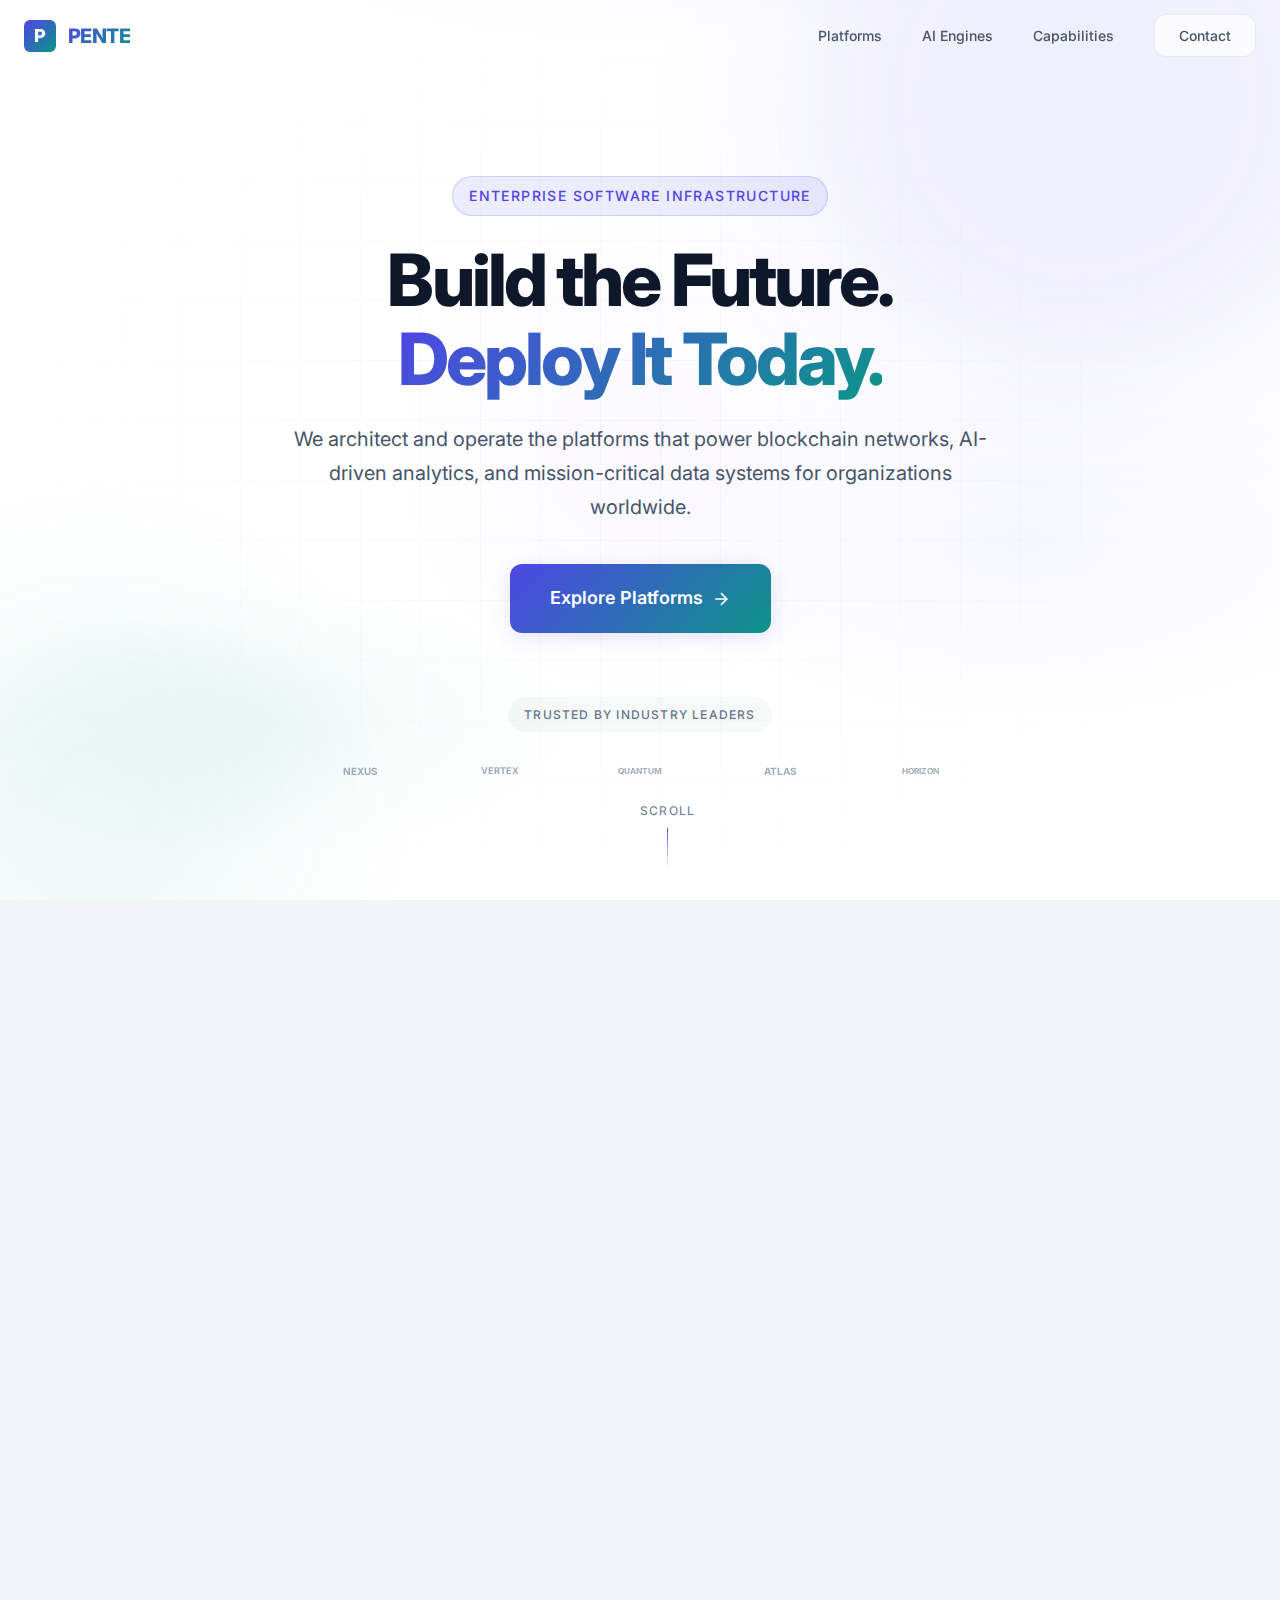
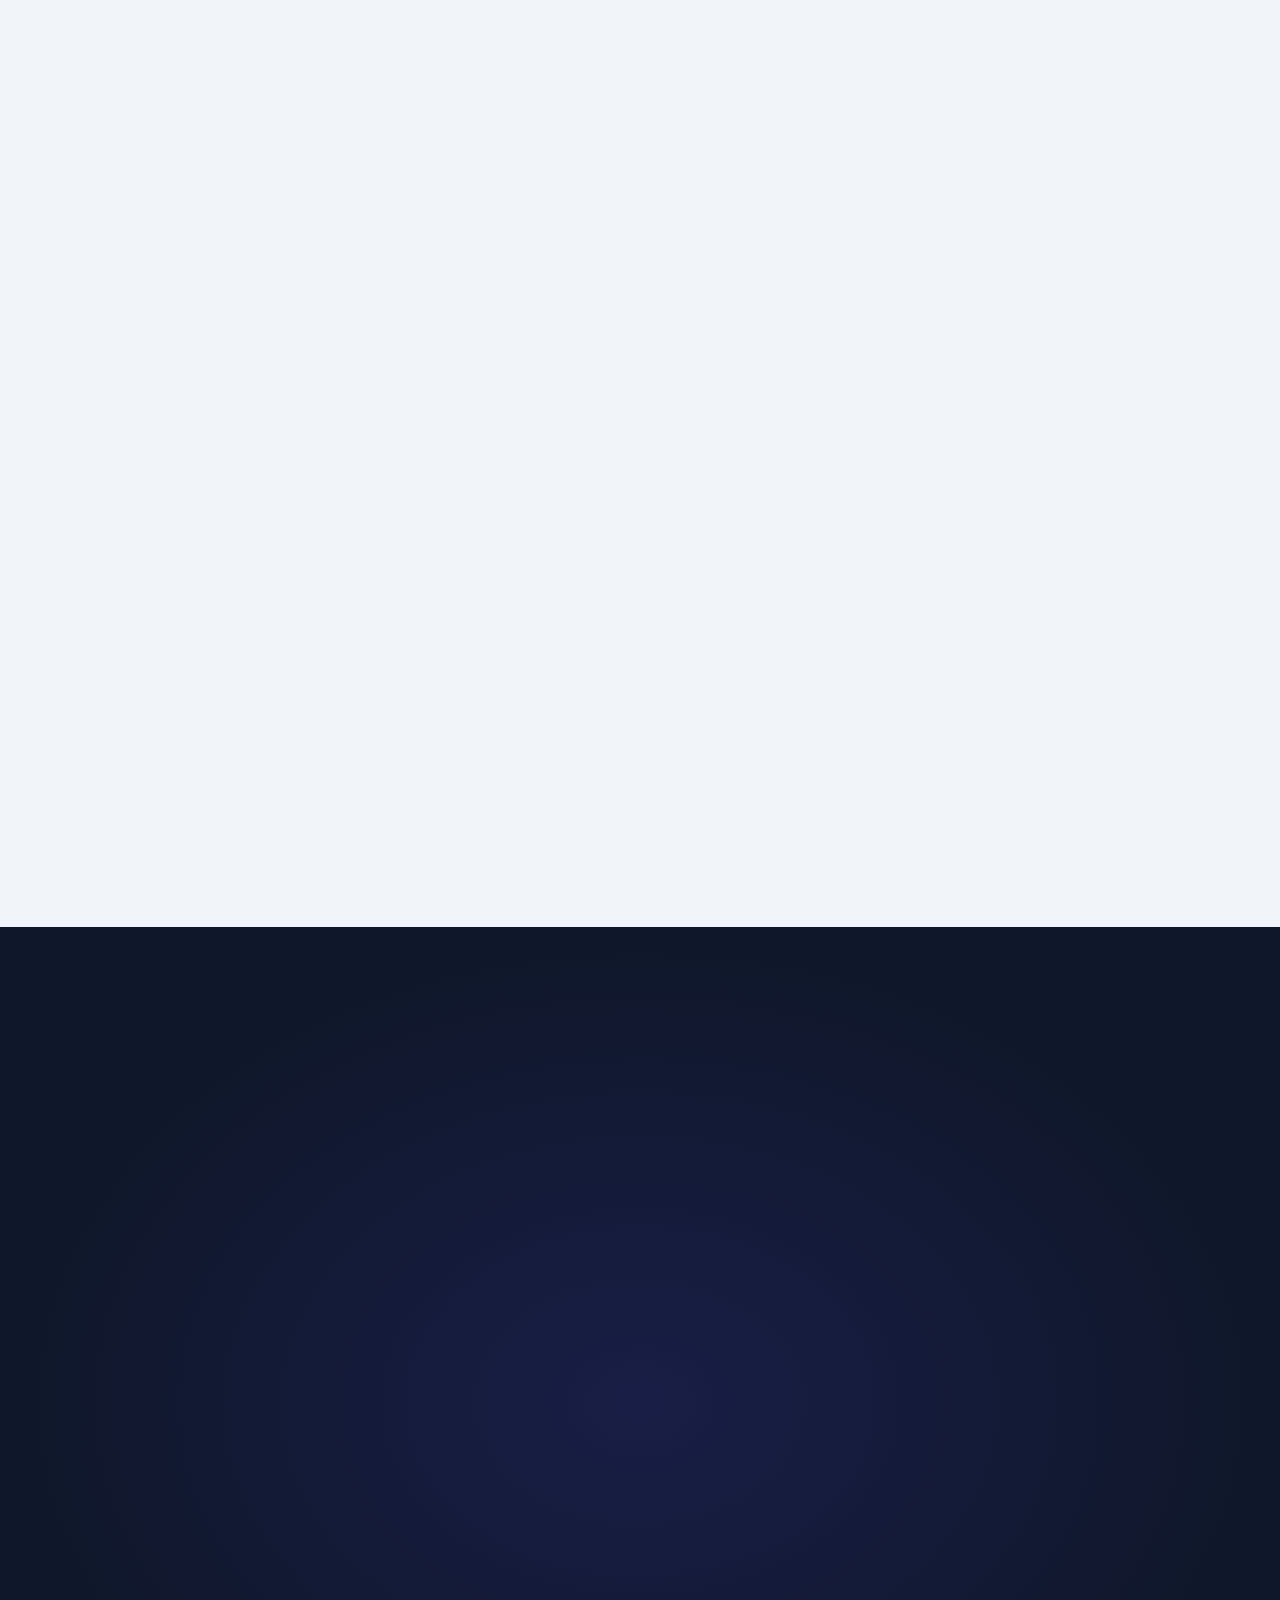
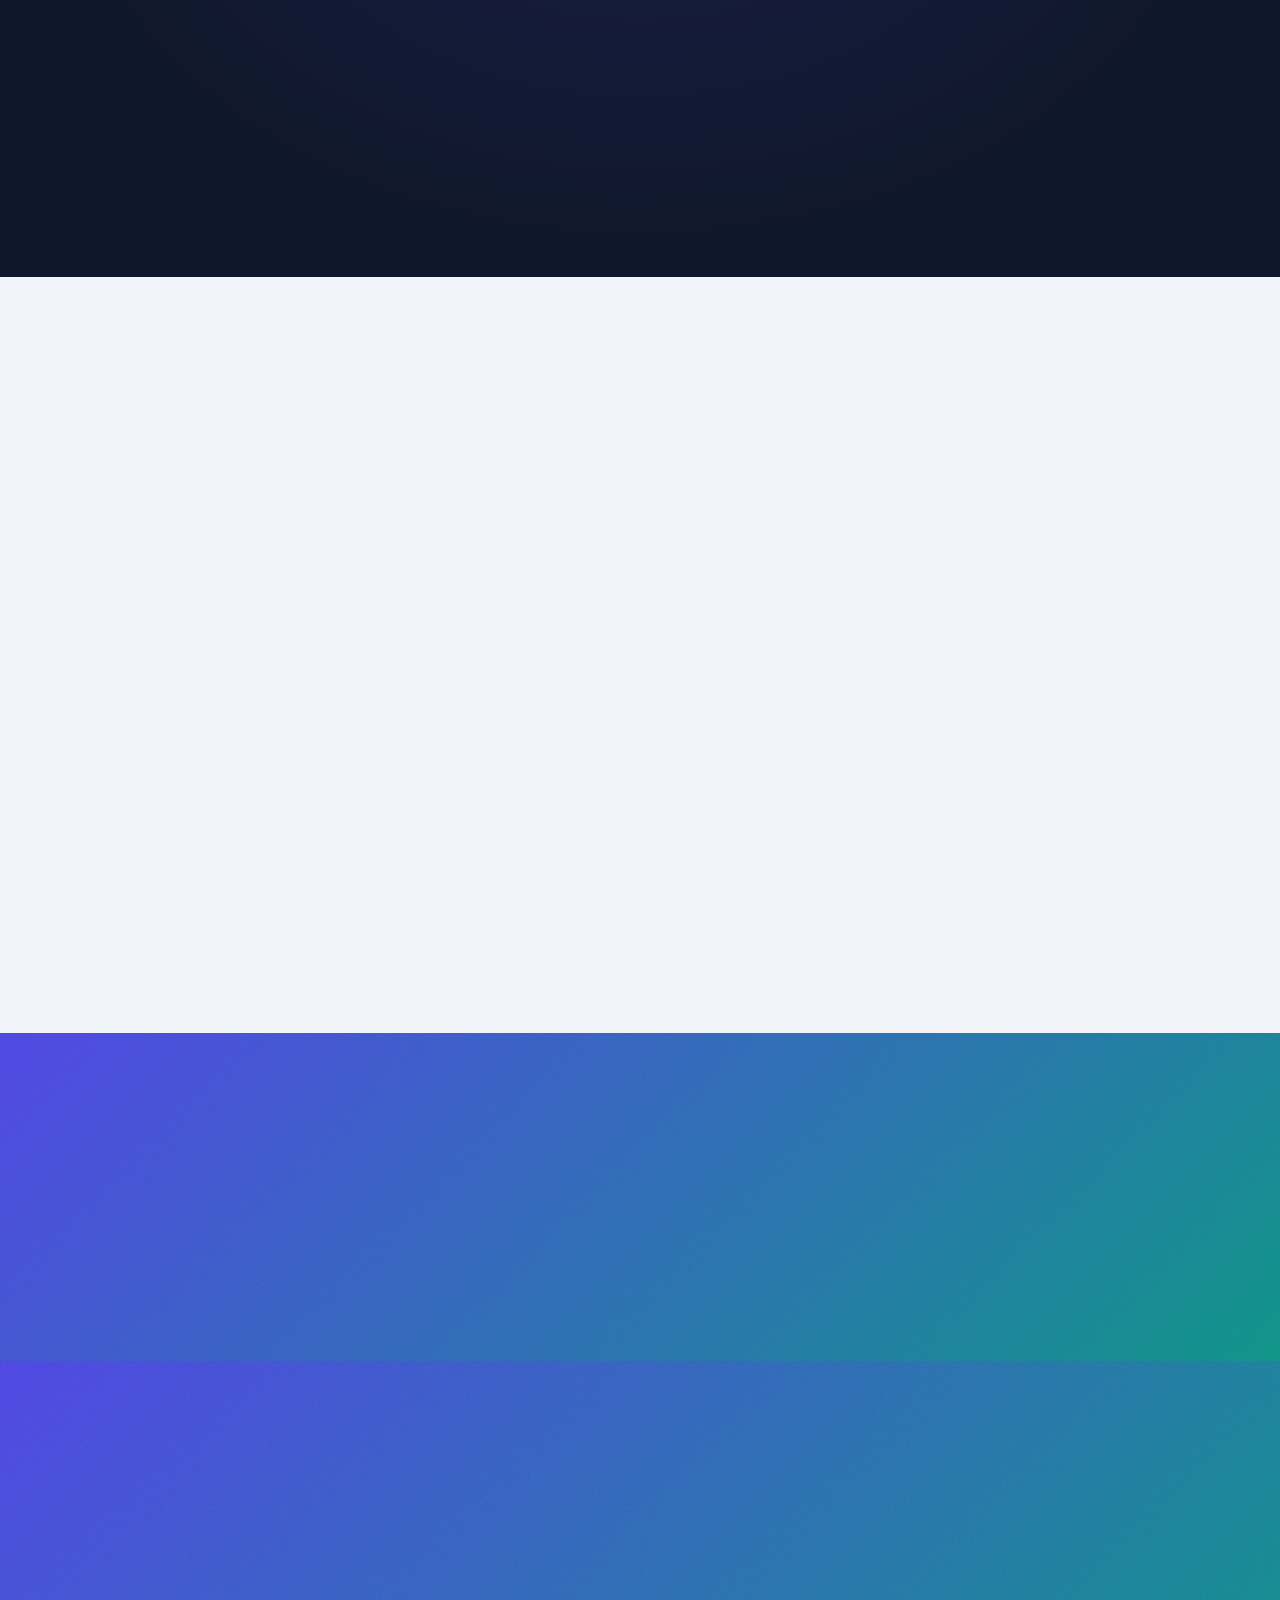
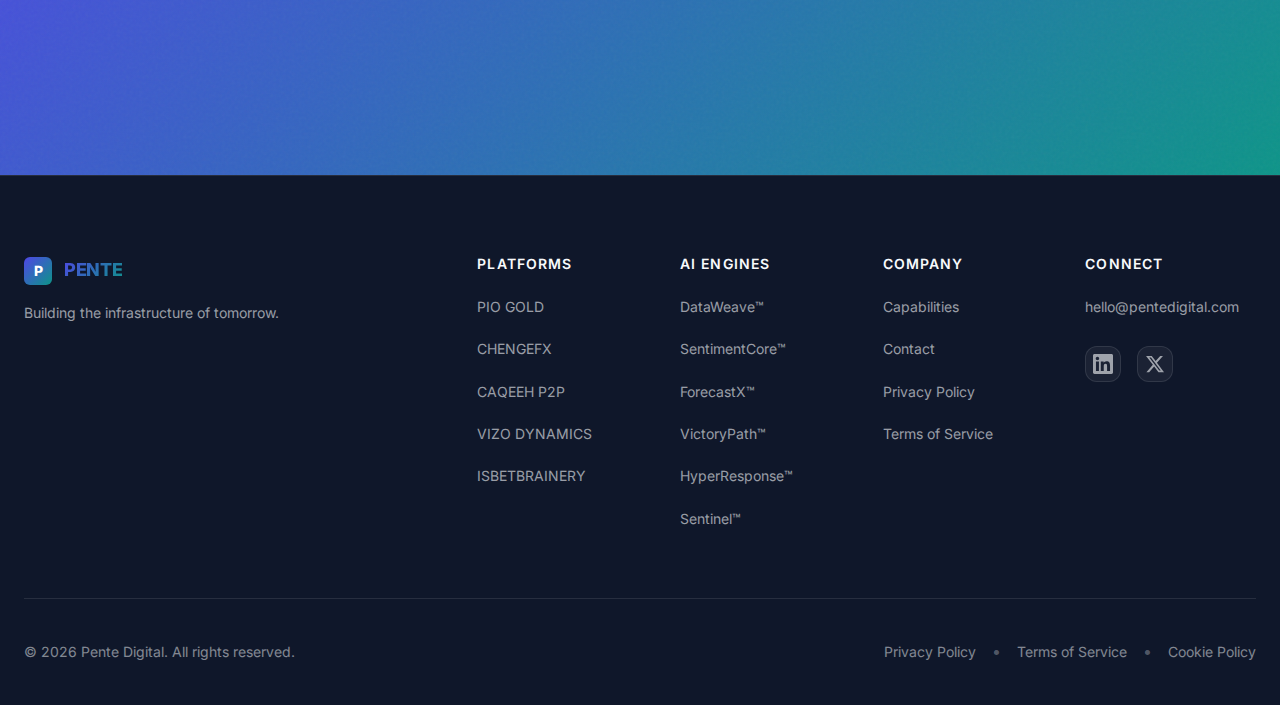
<file: index.html>
<!DOCTYPE html>
<html lang="en">
<head>
    <meta charset="UTF-8">
    <meta name="viewport" content="width=device-width, initial-scale=1.0">
    <title>Pente Digital | Enterprise Data & AI Platforms</title>

    <!-- SEO Meta Tags -->
    <meta name="description" content="Pente Digital builds enterprise-grade blockchain platforms, AI engines, and data infrastructure. Our solutions include PIO GOLD blockchain, CHENGEFX trading platform, and proprietary AI engines like DataWeave, SentimentCore, and ForecastX.">
    <meta name="keywords" content="blockchain platform, AI engine, data analytics, enterprise software, fintech, predictive analytics, NLP, machine learning, PIO GOLD, CHENGEFX, CAQEEH P2P, VIZO DYNAMICS, ISBETBRAINERY, YUTHUB, CREATOR XCHENG, DataWeave, SentimentCore, ForecastX, VictoryPath, HyperResponse, Sentinel, data integration, financial exchange, P2P payments, data visualization, creator economy, sentiment analysis, automated testing, platform development, blockchain development, AI development, enterprise data solutions, big data analytics, decision intelligence, real-time analytics">
    <meta name="author" content="Pente Digital">
    <meta name="robots" content="index, follow, max-snippet:-1, max-image-preview:large, max-video-preview:-1">
    <meta name="googlebot" content="index, follow">
    <meta name="bingbot" content="index, follow">
    <link rel="canonical" href="https://pentedigital.com/">

    <!-- Additional SEO Meta Tags -->
    <meta name="subject" content="Enterprise Software, Blockchain, AI Platforms">
    <meta name="rating" content="General">
    <meta name="referrer" content="origin-when-cross-origin">
    <meta http-equiv="x-ua-compatible" content="ie=edge">

    <!-- Open Graph / Facebook -->
    <meta property="og:type" content="website">
    <meta property="og:url" content="https://pentedigital.com/">
    <meta property="og:title" content="Pente Digital | Enterprise Blockchain, AI & Data Platforms">
    <meta property="og:description" content="Build the future with Pente Digital. Enterprise-grade blockchain platforms (PIO GOLD, CHENGEFX), proprietary AI engines (DataWeave, SentimentCore, ForecastX), and mission-critical data infrastructure.">
    <meta property="og:image" content="https://pentedigital.com/og-image.png">
    <meta property="og:image:width" content="1200">
    <meta property="og:image:height" content="630">
    <meta property="og:image:alt" content="Pente Digital - Enterprise Data & AI Platforms">
    <meta property="og:site_name" content="Pente Digital">
    <meta property="og:locale" content="en_US">

    <!-- Twitter -->
    <meta name="twitter:card" content="summary_large_image">
    <meta name="twitter:url" content="https://pentedigital.com/">
    <meta name="twitter:title" content="Pente Digital | Enterprise Blockchain, AI & Data Platforms">
    <meta name="twitter:description" content="Enterprise-grade blockchain platforms, AI engines, and data infrastructure. PIO GOLD, CHENGEFX, DataWeave, SentimentCore & more.">
    <meta name="twitter:image" content="https://pentedigital.com/og-image.png">
    <meta name="twitter:image:alt" content="Pente Digital - Enterprise Data & AI Platforms">

    <!-- Favicon -->
    <link rel="icon" type="image/svg+xml" href="favicon.svg">
    <link rel="apple-touch-icon" href="favicon.svg">

    <!-- Theme color for mobile browsers -->
    <meta name="theme-color" content="#4f46e5">
    <meta name="msapplication-TileColor" content="#4f46e5">

    <!-- Preconnect to external resources -->
    <link rel="preconnect" href="https://fonts.googleapis.com">
    <link rel="preconnect" href="https://fonts.gstatic.com" crossorigin>

    <!-- DNS Prefetch for faster resolution -->
    <link rel="dns-prefetch" href="https://fonts.googleapis.com">
    <link rel="dns-prefetch" href="https://fonts.gstatic.com">

    <!-- Preload critical CSS -->
    <link rel="preload" href="styles.css?v=2.0" as="style">

    <!-- Google Fonts with font-display swap for better performance -->
    <link href="https://fonts.googleapis.com/css2?family=Inter:wght@300;400;500;600;700;800&display=swap" rel="stylesheet">

    <!-- Styles -->
    <link rel="stylesheet" href="styles.css?v=2.0">

    <!-- Schema.org structured data - Organization -->
    <script type="application/ld+json">
    {
        "@context": "https://schema.org",
        "@type": "Organization",
        "name": "Pente Digital",
        "alternateName": "PENTE",
        "url": "https://pentedigital.com",
        "logo": "https://pentedigital.com/favicon.svg",
        "image": "https://pentedigital.com/og-image.png",
        "description": "Pente Digital builds enterprise-grade blockchain platforms, AI engines, and data infrastructure that power critical business operations at scale.",
        "foundingDate": "2024",
        "slogan": "Build the Future. Deploy It Today.",
        "knowsAbout": ["Blockchain Technology", "Artificial Intelligence", "Data Analytics", "Machine Learning", "Financial Technology", "Enterprise Software"],
        "contactPoint": [{
            "@type": "ContactPoint",
            "email": "hello@pentedigital.com",
            "contactType": "sales",
            "availableLanguage": "English"
        }, {
            "@type": "ContactPoint",
            "email": "legal@pentedigital.com",
            "contactType": "legal"
        }, {
            "@type": "ContactPoint",
            "email": "privacy@pentedigital.com",
            "contactType": "privacy"
        }],
        "sameAs": []
    }
    </script>

    <!-- Schema.org structured data - WebSite -->
    <script type="application/ld+json">
    {
        "@context": "https://schema.org",
        "@type": "WebSite",
        "name": "Pente Digital",
        "url": "https://pentedigital.com",
        "description": "Enterprise blockchain platforms, AI engines, and data infrastructure solutions",
        "publisher": {
            "@type": "Organization",
            "name": "Pente Digital"
        }
    }
    </script>

    <!-- Schema.org structured data - Products/Services -->
    <script type="application/ld+json">
    {
        "@context": "https://schema.org",
        "@type": "ItemList",
        "name": "Pente Digital Platforms",
        "description": "Enterprise software platforms for blockchain, financial services, and data analytics",
        "itemListElement": [
            {
                "@type": "ListItem",
                "position": 1,
                "item": {
                    "@type": "SoftwareApplication",
                    "name": "PIO GOLD",
                    "applicationCategory": "Blockchain Platform",
                    "description": "Core blockchain infrastructure enabling secure, transparent value transfer and asset tokenization at enterprise scale.",
                    "operatingSystem": "Cloud-based",
                    "offers": {"@type": "Offer", "availability": "https://schema.org/ContactForPrice"}
                }
            },
            {
                "@type": "ListItem",
                "position": 2,
                "item": {
                    "@type": "SoftwareApplication",
                    "name": "CHENGEFX",
                    "applicationCategory": "Financial Exchange Platform",
                    "description": "High-performance trading infrastructure for financial exchanges with real-time settlement and regulatory compliance.",
                    "operatingSystem": "Cloud-based",
                    "offers": {"@type": "Offer", "availability": "https://schema.org/ContactForPrice"}
                }
            },
            {
                "@type": "ListItem",
                "position": 3,
                "item": {
                    "@type": "SoftwareApplication",
                    "name": "CAQEEH P2P",
                    "applicationCategory": "Payment Platform",
                    "description": "Peer-to-peer cash transfer and payment network enabling instant, borderless transactions.",
                    "operatingSystem": "Cloud-based",
                    "offers": {"@type": "Offer", "availability": "https://schema.org/ContactForPrice"}
                }
            },
            {
                "@type": "ListItem",
                "position": 4,
                "item": {
                    "@type": "SoftwareApplication",
                    "name": "VIZO DYNAMICS",
                    "applicationCategory": "Data Visualization Platform",
                    "description": "Dynamic visualization and analytics platform that transforms complex datasets into actionable visual intelligence.",
                    "operatingSystem": "Cloud-based",
                    "offers": {"@type": "Offer", "availability": "https://schema.org/ContactForPrice"}
                }
            },
            {
                "@type": "ListItem",
                "position": 5,
                "item": {
                    "@type": "SoftwareApplication",
                    "name": "ISBETBRAINERY",
                    "applicationCategory": "Educational Platform",
                    "description": "Adaptive learning and education platform leveraging AI for personalized skill development.",
                    "operatingSystem": "Cloud-based",
                    "offers": {"@type": "Offer", "availability": "https://schema.org/ContactForPrice"}
                }
            },
            {
                "@type": "ListItem",
                "position": 6,
                "item": {
                    "@type": "SoftwareApplication",
                    "name": "CREATOR XCHENG",
                    "applicationCategory": "Creator Economy Platform",
                    "description": "End-to-end creator economy infrastructure enabling content monetization and audience engagement.",
                    "operatingSystem": "Cloud-based",
                    "offers": {"@type": "Offer", "availability": "https://schema.org/ContactForPrice"}
                }
            },
            {
                "@type": "ListItem",
                "position": 7,
                "item": {
                    "@type": "SoftwareApplication",
                    "name": "YUTHUB",
                    "applicationCategory": "Community Platform",
                    "description": "Youth engagement and community hub platform fostering connection and collaboration.",
                    "operatingSystem": "Cloud-based",
                    "offers": {"@type": "Offer", "availability": "https://schema.org/ContactForPrice"}
                }
            }
        ]
    }
    </script>

    <!-- Schema.org structured data - AI Engines -->
    <script type="application/ld+json">
    {
        "@context": "https://schema.org",
        "@type": "ItemList",
        "name": "Pente Digital AI Engines",
        "description": "Proprietary AI engines powering enterprise intelligence solutions",
        "itemListElement": [
            {
                "@type": "ListItem",
                "position": 1,
                "item": {
                    "@type": "SoftwareApplication",
                    "name": "DataWeave",
                    "applicationCategory": "Data Intelligence Engine",
                    "description": "Foundational data layer that ingests, normalizes, and structures data across disparate sources."
                }
            },
            {
                "@type": "ListItem",
                "position": 2,
                "item": {
                    "@type": "SoftwareApplication",
                    "name": "SentimentCore",
                    "applicationCategory": "NLP Engine",
                    "description": "Advanced natural language processing and behavioral analysis for context, emotion, and intent."
                }
            },
            {
                "@type": "ListItem",
                "position": 3,
                "item": {
                    "@type": "SoftwareApplication",
                    "name": "ForecastX",
                    "applicationCategory": "Predictive Analytics Engine",
                    "description": "Machine learning models for pattern analysis, trend identification, and accurate predictions."
                }
            },
            {
                "@type": "ListItem",
                "position": 4,
                "item": {
                    "@type": "SoftwareApplication",
                    "name": "VictoryPath",
                    "applicationCategory": "Strategy Engine",
                    "description": "Strategic intelligence engine optimizing for desired outcomes across complex decision landscapes."
                }
            },
            {
                "@type": "ListItem",
                "position": 5,
                "item": {
                    "@type": "SoftwareApplication",
                    "name": "HyperResponse",
                    "applicationCategory": "Engagement Engine",
                    "description": "Automated engagement engine executing personalized outreach with real-time optimization."
                }
            },
            {
                "@type": "ListItem",
                "position": 6,
                "item": {
                    "@type": "SoftwareApplication",
                    "name": "Sentinel",
                    "applicationCategory": "Operations Engine",
                    "description": "Continuous monitoring and optimization for platform reliability, performance, and security."
                }
            }
        ]
    }
    </script>

    <!-- Schema.org structured data - Services -->
    <script type="application/ld+json">
    {
        "@context": "https://schema.org",
        "@type": "Service",
        "serviceType": "Enterprise Software Development",
        "provider": {
            "@type": "Organization",
            "name": "Pente Digital"
        },
        "name": "Enterprise Platform Development",
        "description": "End-to-end enterprise software development including blockchain platforms, AI engines, and data infrastructure.",
        "hasOfferCatalog": {
            "@type": "OfferCatalog",
            "name": "Pente Digital Services",
            "itemListElement": [
                {"@type": "Offer", "itemOffered": {"@type": "Service", "name": "Platform Architecture"}},
                {"@type": "Offer", "itemOffered": {"@type": "Service", "name": "Data Integration"}},
                {"@type": "Offer", "itemOffered": {"@type": "Service", "name": "AI/ML Development"}},
                {"@type": "Offer", "itemOffered": {"@type": "Service", "name": "Blockchain Development"}},
                {"@type": "Offer", "itemOffered": {"@type": "Service", "name": "Platform Operations"}},
                {"@type": "Offer", "itemOffered": {"@type": "Service", "name": "Security & Compliance"}}
            ]
        }
    }
    </script>
</head>
<body>
    <!-- Skip Link for Accessibility -->
    <a href="#main-content" class="skip-link">Skip to main content</a>

    <!-- ========================================
         HEADER / NAVIGATION
    ======================================== -->
    <header class="header" role="banner">
        <nav class="header__nav container" role="navigation" aria-label="Main navigation">
            <!-- Logo -->
            <a href="/" class="header__logo" aria-label="Pente Digital - Home">
                <span class="header__logo-mark" aria-hidden="true"></span>
                <span class="header__logo-text">PENTE</span>
            </a>

            <!-- Desktop Navigation -->
            <ul class="header__menu" role="menubar">
                <li role="none">
                    <a href="#platforms" class="header__menu-link" role="menuitem">Platforms</a>
                </li>
                <li role="none">
                    <a href="#ai-engines" class="header__menu-link" role="menuitem">AI Engines</a>
                </li>
                <li role="none">
                    <a href="#capabilities" class="header__menu-link" role="menuitem">Capabilities</a>
                </li>
                <li role="none">
                    <a href="contact.html" class="header__menu-link header__menu-link--cta" role="menuitem">Contact</a>
                </li>
            </ul>

            <!-- Mobile Menu Button -->
            <button
                class="header__mobile-toggle"
                type="button"
                aria-label="Toggle navigation menu"
                aria-expanded="false"
                aria-controls="mobile-menu"
            >
                <span class="header__mobile-toggle-bar" aria-hidden="true"></span>
                <span class="header__mobile-toggle-bar" aria-hidden="true"></span>
                <span class="header__mobile-toggle-bar" aria-hidden="true"></span>
            </button>

            <!-- Mobile Navigation (hidden by default) -->
            <div class="header__mobile-menu" id="mobile-menu" aria-hidden="true">
                <ul class="header__mobile-menu-list" role="menu">
                    <li role="none">
                        <a href="#platforms" class="header__mobile-menu-link" role="menuitem">Platforms</a>
                    </li>
                    <li role="none">
                        <a href="#ai-engines" class="header__mobile-menu-link" role="menuitem">AI Engines</a>
                    </li>
                    <li role="none">
                        <a href="#capabilities" class="header__mobile-menu-link" role="menuitem">Capabilities</a>
                    </li>
                    <li role="none">
                        <a href="contact.html" class="header__mobile-menu-link header__mobile-menu-link--cta" role="menuitem">Contact</a>
                    </li>
                </ul>
            </div>
        </nav>
    </header>

    <!-- ========================================
         MAIN CONTENT
    ======================================== -->
    <main id="main-content" role="main">

        <!-- ========================================
             HERO SECTION
        ======================================== -->
        <section class="hero" aria-labelledby="hero-heading">
            <!-- Background Decorations -->
            <div class="hero__bg" aria-hidden="true">
                <div class="hero__bg-gradient"></div>
                <div class="hero__bg-grid"></div>
                <div class="hero__bg-orb hero__bg-orb--1"></div>
                <div class="hero__bg-orb hero__bg-orb--2"></div>
                <div class="hero__bg-orb hero__bg-orb--3"></div>
                <div class="hero__bg-lines">
                    <span></span><span></span><span></span><span></span><span></span>
                </div>
            </div>

            <div class="hero__container container">
                <div class="hero__content" data-animate="fade-up" data-delay="0">
                    <!-- Eyebrow -->
                    <span class="hero__eyebrow" data-animate="fade-up" data-delay="100">
                        Enterprise Software Infrastructure
                    </span>

                    <!-- Main Headline -->
                    <h1 id="hero-heading" class="hero__title" data-animate="fade-up" data-delay="200">
                        Build the Future.<br>
                        <span class="hero__title-accent">Deploy It Today.</span>
                    </h1>

                    <!-- Subtitle -->
                    <p class="hero__subtitle" data-animate="fade-up" data-delay="300">
                        We architect and operate the platforms that power blockchain networks, AI-driven analytics, and mission-critical data systems for organizations worldwide.
                    </p>

                    <!-- CTA Button -->
                    <div class="hero__actions" data-animate="fade-up" data-delay="400">
                        <a href="#platforms" class="btn btn--primary btn--lg">
                            <span class="btn__text">Explore Platforms</span>
                            <span class="btn__icon" aria-hidden="true">
                                <svg width="20" height="20" viewBox="0 0 24 24" fill="none" stroke="currentColor" stroke-width="2">
                                    <path d="M5 12h14M12 5l7 7-7 7"/>
                                </svg>
                            </span>
                        </a>
                    </div>
                </div>

                <!-- Client Logos -->
                <div class="hero__clients" data-animate="fade-up" data-delay="500">
                    <span class="hero__clients-label">Trusted by industry leaders</span>
                    <div class="hero__clients-logos">
                        <span class="hero__clients-logo" aria-label="Nexus Financial">
                            <svg viewBox="0 0 120 32" fill="currentColor"><text x="50%" y="50%" dominant-baseline="middle" text-anchor="middle" font-weight="700" font-size="12">NEXUS</text></svg>
                        </span>
                        <span class="hero__clients-logo" aria-label="Vertex Capital">
                            <svg viewBox="0 0 120 32" fill="currentColor"><text x="50%" y="50%" dominant-baseline="middle" text-anchor="middle" font-weight="700" font-size="11">VERTEX</text></svg>
                        </span>
                        <span class="hero__clients-logo" aria-label="Quantum Systems">
                            <svg viewBox="0 0 120 32" fill="currentColor"><text x="50%" y="50%" dominant-baseline="middle" text-anchor="middle" font-weight="700" font-size="10">QUANTUM</text></svg>
                        </span>
                        <span class="hero__clients-logo" aria-label="Atlas Group">
                            <svg viewBox="0 0 120 32" fill="currentColor"><text x="50%" y="50%" dominant-baseline="middle" text-anchor="middle" font-weight="700" font-size="12">ATLAS</text></svg>
                        </span>
                        <span class="hero__clients-logo" aria-label="Horizon Tech">
                            <svg viewBox="0 0 120 32" fill="currentColor"><text x="50%" y="50%" dominant-baseline="middle" text-anchor="middle" font-weight="700" font-size="10">HORIZON</text></svg>
                        </span>
                    </div>
                </div>
            </div>

            <!-- Scroll Indicator -->
            <div class="hero__scroll" aria-hidden="true" data-animate="fade" data-delay="600">
                <span class="hero__scroll-text">Scroll</span>
                <span class="hero__scroll-line"></span>
            </div>
        </section>

        <!-- ========================================
             PLATFORMS SECTION
        ======================================== -->
        <section id="platforms" class="platforms" aria-labelledby="platforms-heading">
            <div class="platforms__container container">
                <!-- Section Header -->
                <header class="section-header" data-animate="fade-up" data-delay="0">
                    <span class="section-header__eyebrow">Our Platforms</span>
                    <h2 id="platforms-heading" class="section-header__title">Foundational Software for Critical Operations</h2>
                    <p class="section-header__subtitle">Purpose-built platforms that transform how organizations manage value, data, and decisions.</p>
                </header>

                <!-- Platform Categories -->
                <div class="platforms__categories">

                    <!-- Category: Financial Infrastructure -->
                    <div class="platform-category" data-animate="fade-up" data-delay="100">
                        <div class="platform-category__header">
                            <span class="platform-category__icon" aria-hidden="true">
                                <svg viewBox="0 0 24 24" fill="none" stroke="currentColor" stroke-width="1.5">
                                    <path d="M12 2L2 7l10 5 10-5-10-5z"/>
                                    <path d="M2 17l10 5 10-5"/>
                                    <path d="M2 12l10 5 10-5"/>
                                </svg>
                            </span>
                            <h3 class="platform-category__title">Blockchain & Financial Infrastructure</h3>
                        </div>

                        <div class="platform-category__grid">
                            <!-- Platform Card 1 -->
                            <article class="platform-card" data-animate="fade-up" data-delay="150">
                                <div class="platform-card__header">
                                    <h4 class="platform-card__name">PIO GOLD</h4>
                                    <span class="platform-card__badge">Blockchain Platform</span>
                                </div>
                                <p class="platform-card__description">Core blockchain infrastructure enabling secure, transparent value transfer and asset tokenization at enterprise scale.</p>
                                <a href="contact.html" class="platform-card__link" aria-label="Learn more about PIO GOLD">
                                    <span>Learn more</span>
                                    <svg width="16" height="16" viewBox="0 0 24 24" fill="none" stroke="currentColor" stroke-width="2" aria-hidden="true">
                                        <path d="M5 12h14M12 5l7 7-7 7"/>
                                    </svg>
                                </a>
                            </article>

                            <!-- Platform Card 2 -->
                            <article class="platform-card" data-animate="fade-up" data-delay="200">
                                <div class="platform-card__header">
                                    <h4 class="platform-card__name">CHENGEFX</h4>
                                    <span class="platform-card__badge">Financial Exchange</span>
                                </div>
                                <p class="platform-card__description">High-performance trading infrastructure for financial exchanges with real-time settlement and regulatory compliance.</p>
                                <a href="contact.html" class="platform-card__link" aria-label="Learn more about CHENGEFX">
                                    <span>Learn more</span>
                                    <svg width="16" height="16" viewBox="0 0 24 24" fill="none" stroke="currentColor" stroke-width="2" aria-hidden="true">
                                        <path d="M5 12h14M12 5l7 7-7 7"/>
                                    </svg>
                                </a>
                            </article>

                            <!-- Platform Card 3 -->
                            <article class="platform-card" data-animate="fade-up" data-delay="250">
                                <div class="platform-card__header">
                                    <h4 class="platform-card__name">CAQEEH P2P</h4>
                                    <span class="platform-card__badge">Cash Network</span>
                                </div>
                                <p class="platform-card__description">Peer-to-peer cash transfer and payment network enabling instant, borderless transactions with minimal friction.</p>
                                <a href="contact.html" class="platform-card__link" aria-label="Learn more about CAQEEH P2P">
                                    <span>Learn more</span>
                                    <svg width="16" height="16" viewBox="0 0 24 24" fill="none" stroke="currentColor" stroke-width="2" aria-hidden="true">
                                        <path d="M5 12h14M12 5l7 7-7 7"/>
                                    </svg>
                                </a>
                            </article>
                        </div>
                    </div>

                    <!-- Category: Data & Intelligence -->
                    <div class="platform-category" data-animate="fade-up" data-delay="300">
                        <div class="platform-category__header">
                            <span class="platform-category__icon" aria-hidden="true">
                                <svg viewBox="0 0 24 24" fill="none" stroke="currentColor" stroke-width="1.5">
                                    <rect x="3" y="3" width="18" height="18" rx="2"/>
                                    <path d="M9 9h6v6H9z"/>
                                    <path d="M9 3v6M15 3v6M9 15v6M15 15v6M3 9h6M15 9h6M3 15h6M15 15h6"/>
                                </svg>
                            </span>
                            <h3 class="platform-category__title">Data & Intelligence</h3>
                        </div>

                        <div class="platform-category__grid">
                            <!-- Platform Card 4 -->
                            <article class="platform-card" data-animate="fade-up" data-delay="350">
                                <div class="platform-card__header">
                                    <h4 class="platform-card__name">VIZO DYNAMICS</h4>
                                    <span class="platform-card__badge">Visualization Platform</span>
                                </div>
                                <p class="platform-card__description">Dynamic visualization and analytics platform that transforms complex datasets into actionable visual intelligence.</p>
                                <a href="contact.html" class="platform-card__link" aria-label="Learn more about VIZO DYNAMICS">
                                    <span>Learn more</span>
                                    <svg width="16" height="16" viewBox="0 0 24 24" fill="none" stroke="currentColor" stroke-width="2" aria-hidden="true">
                                        <path d="M5 12h14M12 5l7 7-7 7"/>
                                    </svg>
                                </a>
                            </article>

                            <!-- Platform Card 5 -->
                            <article class="platform-card" data-animate="fade-up" data-delay="400">
                                <div class="platform-card__header">
                                    <h4 class="platform-card__name">ISBETBRAINERY</h4>
                                    <span class="platform-card__badge">Learning Platform</span>
                                </div>
                                <p class="platform-card__description">Adaptive learning and education platform leveraging AI for personalized skill development and knowledge transfer.</p>
                                <a href="contact.html" class="platform-card__link" aria-label="Learn more about ISBETBRAINERY">
                                    <span>Learn more</span>
                                    <svg width="16" height="16" viewBox="0 0 24 24" fill="none" stroke="currentColor" stroke-width="2" aria-hidden="true">
                                        <path d="M5 12h14M12 5l7 7-7 7"/>
                                    </svg>
                                </a>
                            </article>
                        </div>
                    </div>

                    <!-- Category: Creator & Community -->
                    <div class="platform-category" data-animate="fade-up" data-delay="450">
                        <div class="platform-category__header">
                            <span class="platform-category__icon" aria-hidden="true">
                                <svg viewBox="0 0 24 24" fill="none" stroke="currentColor" stroke-width="1.5">
                                    <circle cx="12" cy="12" r="10"/>
                                    <path d="M8 14s1.5 2 4 2 4-2 4-2"/>
                                    <line x1="9" y1="9" x2="9.01" y2="9"/>
                                    <line x1="15" y1="9" x2="15.01" y2="9"/>
                                </svg>
                            </span>
                            <h3 class="platform-category__title">Creator & Community</h3>
                        </div>

                        <div class="platform-category__grid">
                            <!-- Platform Card 6 -->
                            <article class="platform-card" data-animate="fade-up" data-delay="500">
                                <div class="platform-card__header">
                                    <h4 class="platform-card__name">CREATOR XCHENG</h4>
                                    <span class="platform-card__badge">Creator Economy</span>
                                </div>
                                <p class="platform-card__description">End-to-end creator economy infrastructure enabling content monetization, rights management, and audience engagement.</p>
                                <a href="contact.html" class="platform-card__link" aria-label="Learn more about CREATOR XCHENG">
                                    <span>Learn more</span>
                                    <svg width="16" height="16" viewBox="0 0 24 24" fill="none" stroke="currentColor" stroke-width="2" aria-hidden="true">
                                        <path d="M5 12h14M12 5l7 7-7 7"/>
                                    </svg>
                                </a>
                            </article>

                            <!-- Platform Card 7 -->
                            <article class="platform-card" data-animate="fade-up" data-delay="550">
                                <div class="platform-card__header">
                                    <h4 class="platform-card__name">YUTHUB</h4>
                                    <span class="platform-card__badge">Community Platform</span>
                                </div>
                                <p class="platform-card__description">Youth engagement and community hub platform fostering connection, collaboration, and collective action.</p>
                                <a href="contact.html" class="platform-card__link" aria-label="Learn more about YUTHUB">
                                    <span>Learn more</span>
                                    <svg width="16" height="16" viewBox="0 0 24 24" fill="none" stroke="currentColor" stroke-width="2" aria-hidden="true">
                                        <path d="M5 12h14M12 5l7 7-7 7"/>
                                    </svg>
                                </a>
                            </article>
                        </div>
                    </div>

                </div>
            </div>
        </section>

        <!-- ========================================
             AI ENGINES SECTION (Dark Background)
        ======================================== -->
        <section id="ai-engines" class="engines" aria-labelledby="engines-heading">
            <!-- Background Decorations -->
            <div class="engines__bg" aria-hidden="true">
                <div class="engines__bg-gradient"></div>
                <div class="engines__bg-pattern"></div>
            </div>

            <div class="engines__container container">
                <!-- Section Header -->
                <header class="section-header section-header--light" data-animate="fade-up" data-delay="0">
                    <span class="section-header__eyebrow">AI & Intelligence Layer</span>
                    <h2 id="engines-heading" class="section-header__title">Proprietary AI Engines</h2>
                    <p class="section-header__subtitle">The intelligence that powers our platforms. Each engine is purpose-built to solve specific classes of problems at scale.</p>
                </header>

                <!-- Engines Grid -->
                <div class="engines__grid">
                    <!-- Engine Card 1 -->
                    <article class="engine-card" data-animate="fade-up" data-delay="100">
                        <div class="engine-card__header">
                            <h3 class="engine-card__name">
                                DataWeave<span class="engine-card__tm" aria-label="trademark">&trade;</span>
                            </h3>
                            <span class="engine-card__badge">Foundation</span>
                        </div>
                        <p class="engine-card__tagline">Data Intelligence & Infrastructure</p>
                        <p class="engine-card__description">The foundational layer that ingests, normalizes, and structures data across disparate sources into unified, queryable intelligence.</p>
                        <div class="engine-card__glow" aria-hidden="true"></div>
                    </article>

                    <!-- Engine Card 2 -->
                    <article class="engine-card" data-animate="fade-up" data-delay="150">
                        <div class="engine-card__header">
                            <h3 class="engine-card__name">
                                SentimentCore<span class="engine-card__tm" aria-label="trademark">&trade;</span>
                            </h3>
                            <span class="engine-card__badge">Perception</span>
                        </div>
                        <p class="engine-card__tagline">NLP & Behavioral Intelligence</p>
                        <p class="engine-card__description">Advanced natural language processing and behavioral analysis that understands context, emotion, and intent at scale.</p>
                        <div class="engine-card__glow" aria-hidden="true"></div>
                    </article>

                    <!-- Engine Card 3 -->
                    <article class="engine-card" data-animate="fade-up" data-delay="200">
                        <div class="engine-card__header">
                            <h3 class="engine-card__name">
                                ForecastX<span class="engine-card__tm" aria-label="trademark">&trade;</span>
                            </h3>
                            <span class="engine-card__badge">Prediction</span>
                        </div>
                        <p class="engine-card__tagline">Predictive Modeling & Future-State Analysis</p>
                        <p class="engine-card__description">Machine learning models that analyze patterns, identify trends, and generate accurate predictions for strategic decision-making.</p>
                        <div class="engine-card__glow" aria-hidden="true"></div>
                    </article>

                    <!-- Engine Card 4 -->
                    <article class="engine-card" data-animate="fade-up" data-delay="250">
                        <div class="engine-card__header">
                            <h3 class="engine-card__name">
                                VictoryPath<span class="engine-card__tm" aria-label="trademark">&trade;</span>
                            </h3>
                            <span class="engine-card__badge">Strategy</span>
                        </div>
                        <p class="engine-card__tagline">Outcome Orchestration & Media Dominance</p>
                        <p class="engine-card__description">Strategic intelligence engine that optimizes for desired outcomes across complex, multi-variable decision landscapes.</p>
                        <div class="engine-card__glow" aria-hidden="true"></div>
                    </article>

                    <!-- Engine Card 5 -->
                    <article class="engine-card" data-animate="fade-up" data-delay="300">
                        <div class="engine-card__header">
                            <h3 class="engine-card__name">
                                HyperResponse<span class="engine-card__tm" aria-label="trademark">&trade;</span>
                            </h3>
                            <span class="engine-card__badge">Action</span>
                        </div>
                        <p class="engine-card__tagline">AI-Driven Outreach & Conversion</p>
                        <p class="engine-card__description">Automated engagement engine that executes personalized outreach at scale with real-time optimization.</p>
                        <div class="engine-card__glow" aria-hidden="true"></div>
                    </article>

                    <!-- Engine Card 6 -->
                    <article class="engine-card" data-animate="fade-up" data-delay="350">
                        <div class="engine-card__header">
                            <h3 class="engine-card__name">
                                Sentinel<span class="engine-card__tm" aria-label="trademark">&trade;</span>
                            </h3>
                            <span class="engine-card__badge">Operations</span>
                        </div>
                        <p class="engine-card__tagline">Automation, Testing & Optimization</p>
                        <p class="engine-card__description">Continuous monitoring and optimization layer that ensures platform reliability, performance, and security.</p>
                        <div class="engine-card__glow" aria-hidden="true"></div>
                    </article>
                </div>
            </div>
        </section>

        <!-- ========================================
             CAPABILITIES SECTION
        ======================================== -->
        <section id="capabilities" class="capabilities" aria-labelledby="capabilities-heading">
            <div class="capabilities__container container">
                <!-- Section Header -->
                <header class="section-header" data-animate="fade-up" data-delay="0">
                    <span class="section-header__eyebrow">What We Deliver</span>
                    <h2 id="capabilities-heading" class="section-header__title">End-to-End Capabilities</h2>
                    <p class="section-header__subtitle">From architecture to operation, we handle the full lifecycle of enterprise software platforms.</p>
                </header>

                <!-- Capabilities Grid -->
                <div class="capabilities__grid">
                    <!-- Capability 1 -->
                    <article class="capability" data-animate="fade-up" data-delay="100">
                        <span class="capability__number" aria-hidden="true">01</span>
                        <div class="capability__content">
                            <h3 class="capability__title">Platform Architecture</h3>
                            <p class="capability__description">Design scalable, secure system architectures that handle millions of transactions and petabytes of data.</p>
                        </div>
                    </article>

                    <!-- Capability 2 -->
                    <article class="capability" data-animate="fade-up" data-delay="150">
                        <span class="capability__number" aria-hidden="true">02</span>
                        <div class="capability__content">
                            <h3 class="capability__title">Data Integration</h3>
                            <p class="capability__description">Connect disparate data sources into unified platforms with real-time synchronization and transformation.</p>
                        </div>
                    </article>

                    <!-- Capability 3 -->
                    <article class="capability" data-animate="fade-up" data-delay="200">
                        <span class="capability__number" aria-hidden="true">03</span>
                        <div class="capability__content">
                            <h3 class="capability__title">AI/ML Development</h3>
                            <p class="capability__description">Build and deploy custom machine learning models tailored to your specific business problems.</p>
                        </div>
                    </article>

                    <!-- Capability 4 -->
                    <article class="capability" data-animate="fade-up" data-delay="250">
                        <span class="capability__number" aria-hidden="true">04</span>
                        <div class="capability__content">
                            <h3 class="capability__title">Blockchain Development</h3>
                            <p class="capability__description">Design and implement distributed ledger solutions for transparency, security, and trust.</p>
                        </div>
                    </article>

                    <!-- Capability 5 -->
                    <article class="capability" data-animate="fade-up" data-delay="300">
                        <span class="capability__number" aria-hidden="true">05</span>
                        <div class="capability__content">
                            <h3 class="capability__title">Platform Operations</h3>
                            <p class="capability__description">24/7 monitoring, maintenance, and optimization to ensure continuous platform performance.</p>
                        </div>
                    </article>

                    <!-- Capability 6 -->
                    <article class="capability" data-animate="fade-up" data-delay="350">
                        <span class="capability__number" aria-hidden="true">06</span>
                        <div class="capability__content">
                            <h3 class="capability__title">Security & Compliance</h3>
                            <p class="capability__description">Enterprise-grade security protocols and regulatory compliance across all deployments.</p>
                        </div>
                    </article>
                </div>
            </div>
        </section>

        <!-- ========================================
             STATS BANNER
        ======================================== -->
        <section class="stats" aria-label="Company statistics">
            <div class="stats__container container">
                <div class="stats__grid">
                    <!-- Stat 1 -->
                    <div class="stats__item" data-animate="fade-up" data-delay="100">
                        <span
                            class="stats__value"
                            data-counter="true"
                            data-counter-value="7"
                            data-counter-suffix=""
                            aria-label="7 Production Platforms"
                        >0</span>
                        <span class="stats__label">Production Platforms</span>
                    </div>

                    <!-- Stat 2 -->
                    <div class="stats__item" data-animate="fade-up" data-delay="200">
                        <span
                            class="stats__value"
                            data-counter="true"
                            data-counter-value="6"
                            data-counter-suffix=""
                            aria-label="6 AI Engines"
                        >0</span>
                        <span class="stats__label">AI Engines</span>
                    </div>

                    <!-- Stat 3 -->
                    <div class="stats__item" data-animate="fade-up" data-delay="300">
                        <span
                            class="stats__value stats__value--text"
                            data-counter="false"
                            aria-label="24/7 Platform Operations"
                        >24/7</span>
                        <span class="stats__label">Platform Operations</span>
                    </div>

                    <!-- Stat 4 -->
                    <div class="stats__item" data-animate="fade-up" data-delay="400">
                        <span
                            class="stats__value stats__value--text"
                            data-counter="false"
                            aria-label="Global Deployment Ready"
                        >Global</span>
                        <span class="stats__label">Deployment Ready</span>
                    </div>
                </div>
            </div>
        </section>

        <!-- ========================================
             CTA SECTION
        ======================================== -->
        <section class="cta" aria-labelledby="cta-heading">
            <div class="cta__container container">
                <div class="cta__content" data-animate="fade-up" data-delay="0">
                    <h2 id="cta-heading" class="cta__title">Ready to Build Something Great?</h2>
                    <p class="cta__description">Let's discuss how our platforms and AI engines can transform your operations.</p>
                    <a href="contact.html" class="btn btn--primary btn--lg cta__btn">
                        <span class="btn__text">Get In Touch</span>
                        <span class="btn__icon" aria-hidden="true">
                            <svg width="20" height="20" viewBox="0 0 24 24" fill="none" stroke="currentColor" stroke-width="2">
                                <path d="M5 12h14M12 5l7 7-7 7"/>
                            </svg>
                        </span>
                    </a>
                </div>
            </div>
        </section>

    </main>

    <!-- ========================================
         FOOTER
    ======================================== -->
    <footer class="footer" role="contentinfo">
        <div class="footer__container container">
            <!-- Footer Main Content -->
            <div class="footer__main">
                <!-- Footer Brand -->
                <div class="footer__brand">
                    <a href="/" class="footer__logo" aria-label="Pente Digital - Home">
                        <span class="footer__logo-mark" aria-hidden="true"></span>
                        <span class="footer__logo-text">PENTE</span>
                    </a>
                    <p class="footer__tagline">Building the infrastructure of tomorrow.</p>
                </div>

                <!-- Footer Links Grid -->
                <div class="footer__links">
                    <!-- Column 1: Platforms -->
                    <nav class="footer__column" aria-label="Platforms">
                        <h4 class="footer__column-title">Platforms</h4>
                        <ul class="footer__column-list">
                            <li><a href="#platforms" class="footer__link">PIO GOLD</a></li>
                            <li><a href="#platforms" class="footer__link">CHENGEFX</a></li>
                            <li><a href="#platforms" class="footer__link">CAQEEH P2P</a></li>
                            <li><a href="#platforms" class="footer__link">VIZO DYNAMICS</a></li>
                            <li><a href="#platforms" class="footer__link">ISBETBRAINERY</a></li>
                        </ul>
                    </nav>

                    <!-- Column 2: AI Engines -->
                    <nav class="footer__column" aria-label="AI Engines">
                        <h4 class="footer__column-title">AI Engines</h4>
                        <ul class="footer__column-list">
                            <li><a href="#ai-engines" class="footer__link">DataWeave&trade;</a></li>
                            <li><a href="#ai-engines" class="footer__link">SentimentCore&trade;</a></li>
                            <li><a href="#ai-engines" class="footer__link">ForecastX&trade;</a></li>
                            <li><a href="#ai-engines" class="footer__link">VictoryPath&trade;</a></li>
                            <li><a href="#ai-engines" class="footer__link">HyperResponse&trade;</a></li>
                            <li><a href="#ai-engines" class="footer__link">Sentinel&trade;</a></li>
                        </ul>
                    </nav>

                    <!-- Column 3: Company -->
                    <nav class="footer__column" aria-label="Company">
                        <h4 class="footer__column-title">Company</h4>
                        <ul class="footer__column-list">
                            <li><a href="#capabilities" class="footer__link">Capabilities</a></li>
                            <li><a href="contact.html" class="footer__link">Contact</a></li>
                            <li><a href="privacy.html" class="footer__link">Privacy Policy</a></li>
                            <li><a href="terms.html" class="footer__link">Terms of Service</a></li>
                        </ul>
                    </nav>

                    <!-- Column 4: Connect -->
                    <div class="footer__column" aria-label="Connect">
                        <h4 class="footer__column-title">Connect</h4>
                        <ul class="footer__column-list">
                            <li>
                                <a href="mailto:hello@pentedigital.com" class="footer__link footer__link--email">
                                    hello@pentedigital.com
                                </a>
                            </li>
                        </ul>
                        <!-- Social Links -->
                        <div class="footer__social">
                            <a href="#" class="footer__social-link" aria-label="LinkedIn">
                                <svg viewBox="0 0 24 24" fill="currentColor" width="20" height="20">
                                    <path d="M20.447 20.452h-3.554v-5.569c0-1.328-.027-3.037-1.852-3.037-1.853 0-2.136 1.445-2.136 2.939v5.667H9.351V9h3.414v1.561h.046c.477-.9 1.637-1.85 3.37-1.85 3.601 0 4.267 2.37 4.267 5.455v6.286zM5.337 7.433c-1.144 0-2.063-.926-2.063-2.065 0-1.138.92-2.063 2.063-2.063 1.14 0 2.064.925 2.064 2.063 0 1.139-.925 2.065-2.064 2.065zm1.782 13.019H3.555V9h3.564v11.452zM22.225 0H1.771C.792 0 0 .774 0 1.729v20.542C0 23.227.792 24 1.771 24h20.451C23.2 24 24 23.227 24 22.271V1.729C24 .774 23.2 0 22.222 0h.003z"/>
                                </svg>
                            </a>
                            <a href="#" class="footer__social-link" aria-label="Twitter">
                                <svg viewBox="0 0 24 24" fill="currentColor" width="20" height="20">
                                    <path d="M18.244 2.25h3.308l-7.227 8.26 8.502 11.24H16.17l-5.214-6.817L4.99 21.75H1.68l7.73-8.835L1.254 2.25H8.08l4.713 6.231zm-1.161 17.52h1.833L7.084 4.126H5.117z"/>
                                </svg>
                            </a>
                        </div>
                    </div>
                </div>
            </div>

            <!-- Footer Bottom -->
            <div class="footer__bottom">
                <p class="footer__copyright">
                    &copy; <span data-year>2026</span> Pente Digital. All rights reserved.
                </p>
                <nav class="footer__legal" aria-label="Legal links">
                    <a href="privacy.html" class="footer__legal-link">Privacy Policy</a>
                    <span class="footer__legal-separator" aria-hidden="true">&bull;</span>
                    <a href="terms.html" class="footer__legal-link">Terms of Service</a>
                    <span class="footer__legal-separator" aria-hidden="true">&bull;</span>
                    <a href="cookies.html" class="footer__legal-link">Cookie Policy</a>
                </nav>
            </div>
        </div>
    </footer>

    <!-- Back to Top Button -->
    <button class="back-to-top" aria-label="Back to top" title="Back to top">
        <svg viewBox="0 0 24 24" fill="none" stroke="currentColor" stroke-width="2" stroke-linecap="round" stroke-linejoin="round">
            <path d="M18 15l-6-6-6 6"/>
        </svg>
    </button>

    <!-- ========================================
         JAVASCRIPT
    ======================================== -->
    <script>
        // Mobile Menu Toggle
        const mobileToggle = document.querySelector('.header__mobile-toggle');
        const mobileMenu = document.getElementById('mobile-menu');
        const header = document.querySelector('.header');

        mobileToggle.addEventListener('click', function() {
            const isExpanded = this.getAttribute('aria-expanded') === 'true';
            this.setAttribute('aria-expanded', !isExpanded);
            mobileMenu.setAttribute('aria-hidden', isExpanded);
            this.classList.toggle('is-active');
            mobileMenu.classList.toggle('is-open');
            document.body.classList.toggle('menu-open');
        });

        // Close mobile menu when clicking a link
        document.querySelectorAll('.header__mobile-menu-link').forEach(link => {
            link.addEventListener('click', () => {
                mobileToggle.setAttribute('aria-expanded', 'false');
                mobileMenu.setAttribute('aria-hidden', 'true');
                mobileToggle.classList.remove('is-active');
                mobileMenu.classList.remove('is-open');
                document.body.classList.remove('menu-open');
            });
        });

        // Smooth Scroll for Anchor Links
        document.querySelectorAll('a[href^="#"]').forEach(anchor => {
            anchor.addEventListener('click', function(e) {
                const href = this.getAttribute('href');
                if (href === '#') return;

                e.preventDefault();
                const target = document.querySelector(href);
                if (target) {
                    const headerHeight = header.offsetHeight;
                    const targetPosition = target.getBoundingClientRect().top + window.pageYOffset - headerHeight;
                    window.scrollTo({
                        top: targetPosition,
                        behavior: 'smooth'
                    });
                }
            });
        });

        // Header Scroll Effect
        let lastScroll = 0;
        window.addEventListener('scroll', function() {
            const currentScroll = window.pageYOffset;

            // Add scrolled class for background
            header.classList.toggle('is-scrolled', currentScroll > 50);

            // Hide/show header on scroll direction
            if (currentScroll > lastScroll && currentScroll > 200) {
                header.classList.add('is-hidden');
            } else {
                header.classList.remove('is-hidden');
            }
            lastScroll = currentScroll;
        });

        // Intersection Observer for Animations
        const animateElements = document.querySelectorAll('[data-animate]');

        const observerOptions = {
            root: null,
            rootMargin: '0px 0px -50px 0px',
            threshold: 0.1
        };

        const animateOnScroll = new IntersectionObserver((entries) => {
            entries.forEach(entry => {
                if (entry.isIntersecting) {
                    const delay = entry.target.dataset.delay || 0;
                    setTimeout(() => {
                        entry.target.classList.add('is-visible');
                    }, parseInt(delay));
                    animateOnScroll.unobserve(entry.target);
                }
            });
        }, observerOptions);

        animateElements.forEach(el => animateOnScroll.observe(el));

        // Counter Animation for Stats
        const counterElements = document.querySelectorAll('[data-counter="true"]');

        const counterObserver = new IntersectionObserver((entries) => {
            entries.forEach(entry => {
                if (entry.isIntersecting) {
                    const el = entry.target;
                    const target = parseInt(el.dataset.counterValue);
                    const suffix = el.dataset.counterSuffix || '';
                    const duration = 2000;
                    const startTime = performance.now();

                    function updateCounter(currentTime) {
                        const elapsed = currentTime - startTime;
                        const progress = Math.min(elapsed / duration, 1);
                        const easeOut = 1 - Math.pow(1 - progress, 3);
                        const current = Math.floor(easeOut * target);
                        el.textContent = current + suffix;

                        if (progress < 1) {
                            requestAnimationFrame(updateCounter);
                        } else {
                            el.textContent = target + suffix;
                        }
                    }

                    requestAnimationFrame(updateCounter);
                    counterObserver.unobserve(el);
                }
            });
        }, { threshold: 0.5 });

        counterElements.forEach(el => counterObserver.observe(el));

        // Update copyright year dynamically
        const yearEl = document.querySelector('[data-year]');
        if (yearEl) {
            yearEl.textContent = new Date().getFullYear();
        }

        // Back to Top Button
        const backToTop = document.querySelector('.back-to-top');
        if (backToTop) {
            window.addEventListener('scroll', function() {
                if (window.pageYOffset > 500) {
                    backToTop.classList.add('is-visible');
                } else {
                    backToTop.classList.remove('is-visible');
                }
            });

            backToTop.addEventListener('click', function() {
                window.scrollTo({
                    top: 0,
                    behavior: 'smooth'
                });
            });
        }
    </script>
</body>
</html>
</file>
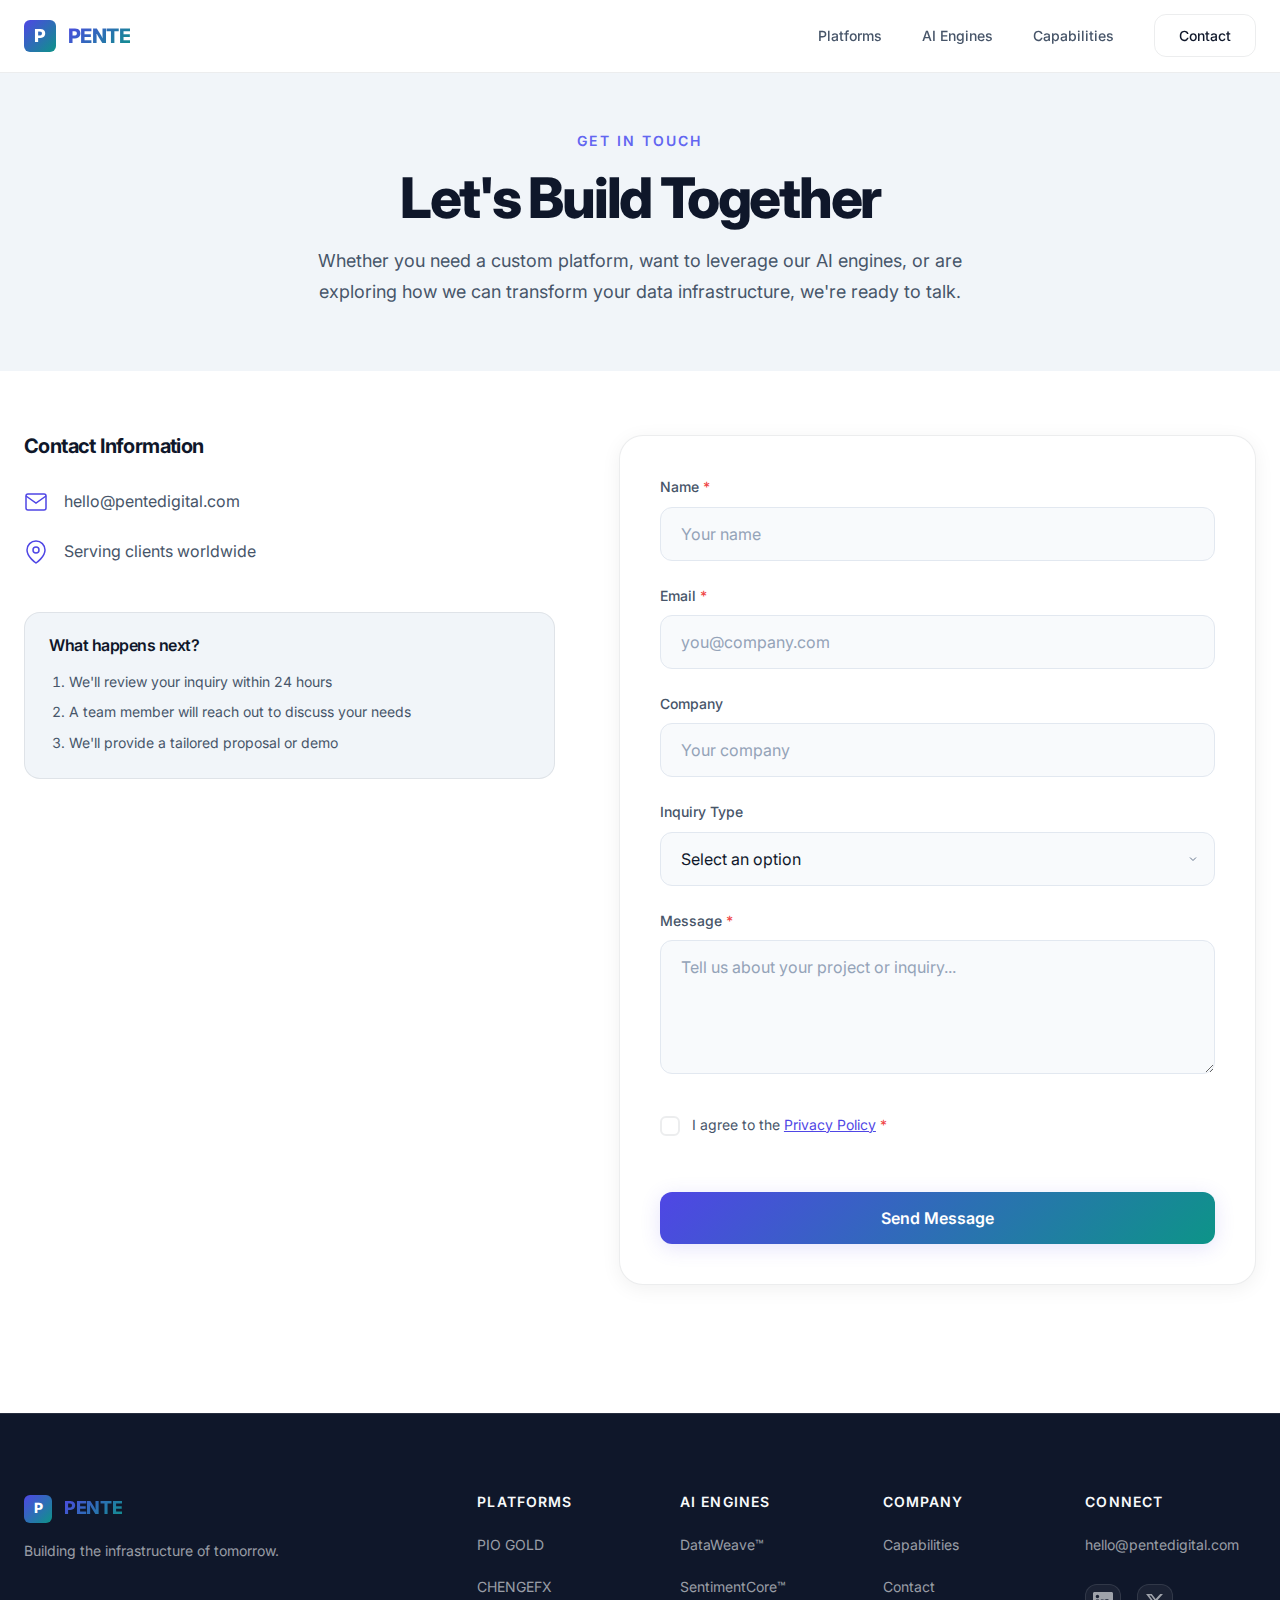
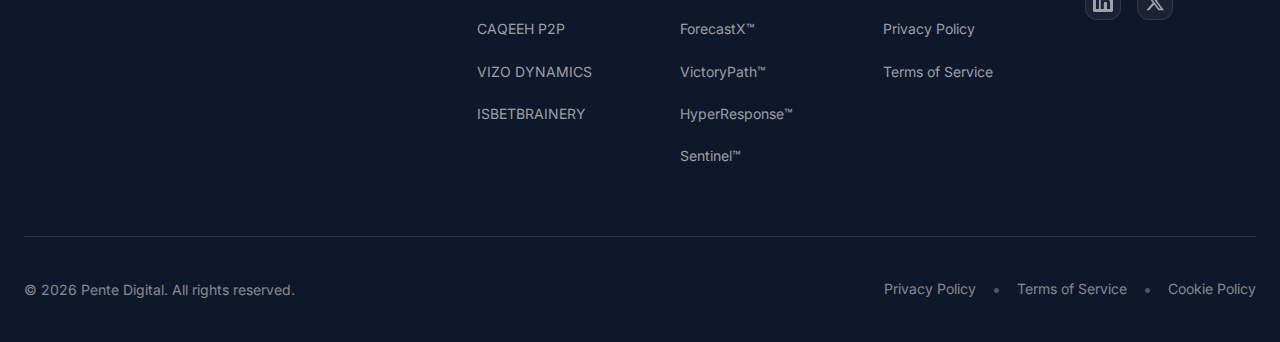
<file: contact.html>
<!DOCTYPE html>
<html lang="en">
<head>
    <meta charset="UTF-8">
    <meta name="viewport" content="width=device-width, initial-scale=1.0">
    <title>Contact Us | Pente Digital</title>

    <!-- SEO Meta Tags -->
    <meta name="description" content="Contact Pente Digital for enterprise blockchain platforms, AI engine integration, and data infrastructure solutions. Request a consultation for PIO GOLD, CHENGEFX, DataWeave, or custom platform development.">
    <meta name="keywords" content="contact Pente Digital, enterprise software inquiry, AI platform consultation, blockchain development quote, data analytics consultation, fintech solutions, platform integration, custom software development, AI engine demo, DataWeave integration, SentimentCore demo, enterprise data solutions">
    <meta name="author" content="Pente Digital">
    <meta name="robots" content="index, follow">
    <link rel="canonical" href="https://pentedigital.com/contact.html">

    <!-- Open Graph -->
    <meta property="og:type" content="website">
    <meta property="og:url" content="https://pentedigital.com/contact.html">
    <meta property="og:title" content="Contact Us | Pente Digital - Enterprise Software Solutions">
    <meta property="og:description" content="Request a consultation for blockchain platforms, AI engines, and data infrastructure. Let's discuss how Pente Digital can transform your operations.">
    <meta property="og:image" content="https://pentedigital.com/og-image.png">
    <meta property="og:image:width" content="1200">
    <meta property="og:image:height" content="630">
    <meta property="og:site_name" content="Pente Digital">
    <meta property="og:locale" content="en_US">

    <!-- Twitter -->
    <meta name="twitter:card" content="summary_large_image">
    <meta name="twitter:url" content="https://pentedigital.com/contact.html">
    <meta name="twitter:title" content="Contact Us | Pente Digital - Enterprise Software Solutions">
    <meta name="twitter:description" content="Request a consultation for blockchain platforms, AI engines, and data infrastructure solutions.">
    <meta name="twitter:image" content="https://pentedigital.com/og-image.png">

    <!-- Favicon -->
    <link rel="icon" type="image/svg+xml" href="favicon.svg">
    <link rel="apple-touch-icon" href="favicon.svg">

    <!-- Theme color for mobile browsers -->
    <meta name="theme-color" content="#4f46e5">
    <meta name="msapplication-TileColor" content="#4f46e5">

    <!-- Preconnect to external resources -->
    <link rel="preconnect" href="https://fonts.googleapis.com">
    <link rel="preconnect" href="https://fonts.gstatic.com" crossorigin>

    <!-- DNS Prefetch for faster resolution -->
    <link rel="dns-prefetch" href="https://fonts.googleapis.com">
    <link rel="dns-prefetch" href="https://fonts.gstatic.com">

    <!-- Preload critical CSS -->
    <link rel="preload" href="styles.css?v=2.0" as="style">

    <!-- Google Fonts with font-display swap for better performance -->
    <link href="https://fonts.googleapis.com/css2?family=Inter:wght@300;400;500;600;700;800&display=swap" rel="stylesheet">

    <!-- Styles -->
    <link rel="stylesheet" href="styles.css?v=2.0">

    <!-- Schema.org structured data - ContactPage -->
    <script type="application/ld+json">
    {
        "@context": "https://schema.org",
        "@type": "ContactPage",
        "name": "Contact Pente Digital",
        "description": "Get in touch with Pente Digital for enterprise software solutions, blockchain platforms, and AI engine integration.",
        "url": "https://pentedigital.com/contact.html",
        "mainEntity": {
            "@type": "Organization",
            "name": "Pente Digital",
            "url": "https://pentedigital.com",
            "email": "hello@pentedigital.com",
            "contactPoint": {
                "@type": "ContactPoint",
                "email": "hello@pentedigital.com",
                "contactType": "sales",
                "availableLanguage": "English"
            }
        }
    }
    </script>

    <!-- Schema.org structured data - BreadcrumbList -->
    <script type="application/ld+json">
    {
        "@context": "https://schema.org",
        "@type": "BreadcrumbList",
        "itemListElement": [
            {
                "@type": "ListItem",
                "position": 1,
                "name": "Home",
                "item": "https://pentedigital.com/"
            },
            {
                "@type": "ListItem",
                "position": 2,
                "name": "Contact",
                "item": "https://pentedigital.com/contact.html"
            }
        ]
    }
    </script>
</head>
<body>
    <!-- Skip Link for Accessibility -->
    <a href="#main-content" class="skip-link">Skip to main content</a>

    <!-- ========================================
         HEADER / NAVIGATION
    ======================================== -->
    <header class="header header--solid" role="banner">
        <nav class="header__nav container" role="navigation" aria-label="Main navigation">
            <!-- Logo -->
            <a href="/" class="header__logo" aria-label="Pente Digital - Home">
                <span class="header__logo-mark" aria-hidden="true"></span>
                <span class="header__logo-text">PENTE</span>
            </a>

            <!-- Desktop Navigation -->
            <ul class="header__menu" role="menubar">
                <li role="none">
                    <a href="index.html#platforms" class="header__menu-link" role="menuitem">Platforms</a>
                </li>
                <li role="none">
                    <a href="index.html#ai-engines" class="header__menu-link" role="menuitem">AI Engines</a>
                </li>
                <li role="none">
                    <a href="index.html#capabilities" class="header__menu-link" role="menuitem">Capabilities</a>
                </li>
                <li role="none">
                    <a href="contact.html" class="header__menu-link header__menu-link--cta is-active" role="menuitem">Contact</a>
                </li>
            </ul>

            <!-- Mobile Menu Button -->
            <button
                class="header__mobile-toggle"
                type="button"
                aria-label="Toggle navigation menu"
                aria-expanded="false"
                aria-controls="mobile-menu"
            >
                <span class="header__mobile-toggle-bar" aria-hidden="true"></span>
                <span class="header__mobile-toggle-bar" aria-hidden="true"></span>
                <span class="header__mobile-toggle-bar" aria-hidden="true"></span>
            </button>

            <!-- Mobile Navigation (hidden by default) -->
            <div class="header__mobile-menu" id="mobile-menu" aria-hidden="true">
                <ul class="header__mobile-menu-list" role="menu">
                    <li role="none">
                        <a href="index.html#platforms" class="header__mobile-menu-link" role="menuitem">Platforms</a>
                    </li>
                    <li role="none">
                        <a href="index.html#ai-engines" class="header__mobile-menu-link" role="menuitem">AI Engines</a>
                    </li>
                    <li role="none">
                        <a href="index.html#capabilities" class="header__mobile-menu-link" role="menuitem">Capabilities</a>
                    </li>
                    <li role="none">
                        <a href="contact.html" class="header__mobile-menu-link header__mobile-menu-link--cta" role="menuitem">Contact</a>
                    </li>
                </ul>
            </div>
        </nav>
    </header>

    <!-- ========================================
         MAIN CONTENT
    ======================================== -->
    <main id="main-content" role="main">

        <!-- ========================================
             CONTACT PAGE HERO
        ======================================== -->
        <section class="contact-hero" aria-labelledby="contact-heading">
            <div class="contact-hero__container container">
                <header class="contact-hero__header" data-animate="fade-up" data-delay="0">
                    <span class="section-header__eyebrow">Get In Touch</span>
                    <h1 id="contact-heading" class="contact-hero__title">Let's Build Together</h1>
                    <p class="contact-hero__subtitle">Whether you need a custom platform, want to leverage our AI engines, or are exploring how we can transform your data infrastructure, we're ready to talk.</p>
                </header>
            </div>
        </section>

        <!-- ========================================
             CONTACT FORM SECTION
        ======================================== -->
        <section class="contact-page" aria-label="Contact form">
            <div class="contact-page__container container">
                <div class="contact-page__wrapper">
                    <!-- Left Column: Info -->
                    <div class="contact-page__info" data-animate="fade-right" data-delay="100">
                        <h2 class="contact-page__info-title">Contact Information</h2>

                        <address class="contact__details">
                            <!-- Email -->
                            <div class="contact__detail-item">
                                <span class="contact__detail-icon" aria-hidden="true">
                                    <svg viewBox="0 0 24 24" fill="none" stroke="currentColor" stroke-width="1.5">
                                        <path d="M4 4h16c1.1 0 2 .9 2 2v12c0 1.1-.9 2-2 2H4c-1.1 0-2-.9-2-2V6c0-1.1.9-2 2-2z"/>
                                        <polyline points="22,6 12,13 2,6"/>
                                    </svg>
                                </span>
                                <a href="mailto:hello@pentedigital.com" class="contact__detail-link">hello@pentedigital.com</a>
                            </div>

                            <!-- Location -->
                            <div class="contact__detail-item">
                                <span class="contact__detail-icon" aria-hidden="true">
                                    <svg viewBox="0 0 24 24" fill="none" stroke="currentColor" stroke-width="1.5">
                                        <path d="M21 10c0 7-9 13-9 13s-9-6-9-13a9 9 0 0 1 18 0z"/>
                                        <circle cx="12" cy="10" r="3"/>
                                    </svg>
                                </span>
                                <span class="contact__detail-text">Serving clients worldwide</span>
                            </div>
                        </address>

                        <div class="contact-page__note">
                            <h3 class="contact-page__note-title">What happens next?</h3>
                            <ol class="contact-page__steps">
                                <li>We'll review your inquiry within 24 hours</li>
                                <li>A team member will reach out to discuss your needs</li>
                                <li>We'll provide a tailored proposal or demo</li>
                            </ol>
                        </div>
                    </div>

                    <!-- Right Column: Form -->
                    <div class="contact__form-wrapper" data-animate="fade-left" data-delay="200">
                        <form
                            id="contact-form"
                            class="contact-form"
                            action="contact-handler.php"
                            method="POST"
                            novalidate
                            aria-label="Contact form"
                        >
                            <!-- Honeypot for spam prevention -->
                            <input
                                type="text"
                                name="website"
                                class="contact-form__honeypot"
                                tabindex="-1"
                                autocomplete="off"
                                aria-hidden="true"
                            >

                            <!-- Name Field -->
                            <div class="contact-form__group">
                                <label for="contact-name" class="contact-form__label">
                                    Name <span class="contact-form__required" aria-label="required">*</span>
                                </label>
                                <input
                                    type="text"
                                    id="contact-name"
                                    name="name"
                                    class="contact-form__input"
                                    required
                                    autocomplete="name"
                                    aria-describedby="name-error"
                                    placeholder="Your name"
                                >
                                <span class="contact-form__error" id="name-error" role="alert" aria-live="polite"></span>
                            </div>

                            <!-- Email Field -->
                            <div class="contact-form__group">
                                <label for="contact-email" class="contact-form__label">
                                    Email <span class="contact-form__required" aria-label="required">*</span>
                                </label>
                                <input
                                    type="email"
                                    id="contact-email"
                                    name="email"
                                    class="contact-form__input"
                                    required
                                    autocomplete="email"
                                    aria-describedby="email-error"
                                    placeholder="you@company.com"
                                >
                                <span class="contact-form__error" id="email-error" role="alert" aria-live="polite"></span>
                            </div>

                            <!-- Company Field -->
                            <div class="contact-form__group">
                                <label for="contact-company" class="contact-form__label">
                                    Company
                                </label>
                                <input
                                    type="text"
                                    id="contact-company"
                                    name="company"
                                    class="contact-form__input"
                                    autocomplete="organization"
                                    placeholder="Your company"
                                >
                            </div>

                            <!-- Inquiry Type Dropdown -->
                            <div class="contact-form__group">
                                <label for="contact-inquiry" class="contact-form__label">
                                    Inquiry Type
                                </label>
                                <div class="contact-form__select-wrapper">
                                    <select
                                        id="contact-inquiry"
                                        name="inquiry_type"
                                        class="contact-form__select"
                                    >
                                        <option value="">Select an option</option>
                                        <option value="platform">Platform Inquiry</option>
                                        <option value="ai-engine">AI Engine Integration</option>
                                        <option value="partnership">Partnership Opportunity</option>
                                        <option value="general">General Inquiry</option>
                                        <option value="other">Other</option>
                                    </select>
                                    <span class="contact-form__select-arrow" aria-hidden="true">
                                        <svg width="12" height="12" viewBox="0 0 24 24" fill="none" stroke="currentColor" stroke-width="2">
                                            <polyline points="6 9 12 15 18 9"/>
                                        </svg>
                                    </span>
                                </div>
                            </div>

                            <!-- Message Field -->
                            <div class="contact-form__group">
                                <label for="contact-message" class="contact-form__label">
                                    Message <span class="contact-form__required" aria-label="required">*</span>
                                </label>
                                <textarea
                                    id="contact-message"
                                    name="message"
                                    class="contact-form__textarea"
                                    rows="5"
                                    required
                                    aria-describedby="message-error"
                                    placeholder="Tell us about your project or inquiry..."
                                ></textarea>
                                <span class="contact-form__error" id="message-error" role="alert" aria-live="polite"></span>
                            </div>

                            <!-- Privacy Checkbox -->
                            <div class="contact-form__group contact-form__group--checkbox">
                                <label class="contact-form__checkbox-label">
                                    <input
                                        type="checkbox"
                                        id="contact-privacy"
                                        name="privacy_accepted"
                                        class="contact-form__checkbox"
                                        required
                                        aria-describedby="privacy-error"
                                    >
                                    <span class="contact-form__checkbox-custom" aria-hidden="true"></span>
                                    <span class="contact-form__checkbox-text">
                                        I agree to the <a href="privacy.html" target="_blank" rel="noopener">Privacy Policy</a>
                                        <span class="contact-form__required" aria-label="required">*</span>
                                    </span>
                                </label>
                                <span class="contact-form__error" id="privacy-error" role="alert" aria-live="polite"></span>
                            </div>

                            <!-- Submit Button -->
                            <button type="submit" class="btn btn--primary btn--full contact-form__submit" id="submit-btn">
                                <span class="btn__text">Send Message</span>
                                <span class="btn__loading" aria-hidden="true">
                                    <svg class="btn__spinner" width="20" height="20" viewBox="0 0 24 24">
                                        <circle cx="12" cy="12" r="10" stroke="currentColor" stroke-width="3" fill="none" opacity="0.25"/>
                                        <path d="M12 2a10 10 0 0 1 10 10" stroke="currentColor" stroke-width="3" fill="none" stroke-linecap="round"/>
                                    </svg>
                                    <span>Sending...</span>
                                </span>
                            </button>

                            <!-- Form Status Message -->
                            <div id="form-status" class="contact-form__status" role="alert" aria-live="polite"></div>
                        </form>
                    </div>
                </div>
            </div>
        </section>

    </main>

    <!-- ========================================
         FOOTER
    ======================================== -->
    <footer class="footer" role="contentinfo">
        <div class="footer__container container">
            <!-- Footer Main Content -->
            <div class="footer__main">
                <!-- Footer Brand -->
                <div class="footer__brand">
                    <a href="/" class="footer__logo" aria-label="Pente Digital - Home">
                        <span class="footer__logo-mark" aria-hidden="true"></span>
                        <span class="footer__logo-text">PENTE</span>
                    </a>
                    <p class="footer__tagline">Building the infrastructure of tomorrow.</p>
                </div>

                <!-- Footer Links Grid -->
                <div class="footer__links">
                    <!-- Column 1: Platforms -->
                    <nav class="footer__column" aria-label="Platforms">
                        <h4 class="footer__column-title">Platforms</h4>
                        <ul class="footer__column-list">
                            <li><a href="index.html#platforms" class="footer__link">PIO GOLD</a></li>
                            <li><a href="index.html#platforms" class="footer__link">CHENGEFX</a></li>
                            <li><a href="index.html#platforms" class="footer__link">CAQEEH P2P</a></li>
                            <li><a href="index.html#platforms" class="footer__link">VIZO DYNAMICS</a></li>
                            <li><a href="index.html#platforms" class="footer__link">ISBETBRAINERY</a></li>
                        </ul>
                    </nav>

                    <!-- Column 2: AI Engines -->
                    <nav class="footer__column" aria-label="AI Engines">
                        <h4 class="footer__column-title">AI Engines</h4>
                        <ul class="footer__column-list">
                            <li><a href="index.html#ai-engines" class="footer__link">DataWeave&trade;</a></li>
                            <li><a href="index.html#ai-engines" class="footer__link">SentimentCore&trade;</a></li>
                            <li><a href="index.html#ai-engines" class="footer__link">ForecastX&trade;</a></li>
                            <li><a href="index.html#ai-engines" class="footer__link">VictoryPath&trade;</a></li>
                            <li><a href="index.html#ai-engines" class="footer__link">HyperResponse&trade;</a></li>
                            <li><a href="index.html#ai-engines" class="footer__link">Sentinel&trade;</a></li>
                        </ul>
                    </nav>

                    <!-- Column 3: Company -->
                    <nav class="footer__column" aria-label="Company">
                        <h4 class="footer__column-title">Company</h4>
                        <ul class="footer__column-list">
                            <li><a href="index.html#capabilities" class="footer__link">Capabilities</a></li>
                            <li><a href="contact.html" class="footer__link">Contact</a></li>
                            <li><a href="privacy.html" class="footer__link">Privacy Policy</a></li>
                            <li><a href="terms.html" class="footer__link">Terms of Service</a></li>
                        </ul>
                    </nav>

                    <!-- Column 4: Connect -->
                    <div class="footer__column" aria-label="Connect">
                        <h4 class="footer__column-title">Connect</h4>
                        <ul class="footer__column-list">
                            <li>
                                <a href="mailto:hello@pentedigital.com" class="footer__link footer__link--email">
                                    hello@pentedigital.com
                                </a>
                            </li>
                        </ul>
                        <!-- Social Links -->
                        <div class="footer__social">
                            <a href="#" class="footer__social-link" aria-label="LinkedIn">
                                <svg viewBox="0 0 24 24" fill="currentColor" width="20" height="20">
                                    <path d="M20.447 20.452h-3.554v-5.569c0-1.328-.027-3.037-1.852-3.037-1.853 0-2.136 1.445-2.136 2.939v5.667H9.351V9h3.414v1.561h.046c.477-.9 1.637-1.85 3.37-1.85 3.601 0 4.267 2.37 4.267 5.455v6.286zM5.337 7.433c-1.144 0-2.063-.926-2.063-2.065 0-1.138.92-2.063 2.063-2.063 1.14 0 2.064.925 2.064 2.063 0 1.139-.925 2.065-2.064 2.065zm1.782 13.019H3.555V9h3.564v11.452zM22.225 0H1.771C.792 0 0 .774 0 1.729v20.542C0 23.227.792 24 1.771 24h20.451C23.2 24 24 23.227 24 22.271V1.729C24 .774 23.2 0 22.222 0h.003z"/>
                                </svg>
                            </a>
                            <a href="#" class="footer__social-link" aria-label="Twitter">
                                <svg viewBox="0 0 24 24" fill="currentColor" width="20" height="20">
                                    <path d="M18.244 2.25h3.308l-7.227 8.26 8.502 11.24H16.17l-5.214-6.817L4.99 21.75H1.68l7.73-8.835L1.254 2.25H8.08l4.713 6.231zm-1.161 17.52h1.833L7.084 4.126H5.117z"/>
                                </svg>
                            </a>
                        </div>
                    </div>
                </div>
            </div>

            <!-- Footer Bottom -->
            <div class="footer__bottom">
                <p class="footer__copyright">
                    &copy; <span data-year>2026</span> Pente Digital. All rights reserved.
                </p>
                <nav class="footer__legal" aria-label="Legal links">
                    <a href="privacy.html" class="footer__legal-link">Privacy Policy</a>
                    <span class="footer__legal-separator" aria-hidden="true">&bull;</span>
                    <a href="terms.html" class="footer__legal-link">Terms of Service</a>
                    <span class="footer__legal-separator" aria-hidden="true">&bull;</span>
                    <a href="cookies.html" class="footer__legal-link">Cookie Policy</a>
                </nav>
            </div>
        </div>
    </footer>

    <!-- ========================================
         JAVASCRIPT
    ======================================== -->
    <script>
        // Mobile Menu Toggle
        const mobileToggle = document.querySelector('.header__mobile-toggle');
        const mobileMenu = document.getElementById('mobile-menu');
        const header = document.querySelector('.header');

        mobileToggle.addEventListener('click', function() {
            const isExpanded = this.getAttribute('aria-expanded') === 'true';
            this.setAttribute('aria-expanded', !isExpanded);
            mobileMenu.setAttribute('aria-hidden', isExpanded);
            this.classList.toggle('is-active');
            mobileMenu.classList.toggle('is-open');
            document.body.classList.toggle('menu-open');
        });

        // Close mobile menu when clicking a link
        document.querySelectorAll('.header__mobile-menu-link').forEach(link => {
            link.addEventListener('click', () => {
                mobileToggle.setAttribute('aria-expanded', 'false');
                mobileMenu.setAttribute('aria-hidden', 'true');
                mobileToggle.classList.remove('is-active');
                mobileMenu.classList.remove('is-open');
                document.body.classList.remove('menu-open');
            });
        });

        // Header Scroll Effect
        let lastScroll = 0;
        window.addEventListener('scroll', function() {
            const currentScroll = window.pageYOffset;
            header.classList.toggle('is-scrolled', currentScroll > 50);
            lastScroll = currentScroll;
        });

        // Intersection Observer for Animations
        const animateElements = document.querySelectorAll('[data-animate]');

        const observerOptions = {
            root: null,
            rootMargin: '0px 0px -50px 0px',
            threshold: 0.1
        };

        const animateOnScroll = new IntersectionObserver((entries) => {
            entries.forEach(entry => {
                if (entry.isIntersecting) {
                    const delay = entry.target.dataset.delay || 0;
                    setTimeout(() => {
                        entry.target.classList.add('is-visible');
                    }, parseInt(delay));
                    animateOnScroll.unobserve(entry.target);
                }
            });
        }, observerOptions);

        animateElements.forEach(el => animateOnScroll.observe(el));

        // Contact Form Handling
        const contactForm = document.getElementById('contact-form');
        const submitBtn = document.getElementById('submit-btn');
        const formStatus = document.getElementById('form-status');

        function showError(fieldId, message) {
            const errorEl = document.getElementById(fieldId + '-error');
            const inputEl = document.getElementById('contact-' + fieldId);
            if (errorEl) {
                errorEl.textContent = message;
                errorEl.classList.add('is-visible');
            }
            if (inputEl) {
                inputEl.classList.add('has-error');
            }
        }

        function clearErrors() {
            document.querySelectorAll('.contact-form__error').forEach(el => {
                el.textContent = '';
                el.classList.remove('is-visible');
            });
            document.querySelectorAll('.has-error').forEach(el => {
                el.classList.remove('has-error');
            });
            formStatus.textContent = '';
            formStatus.className = 'contact-form__status';
        }

        function validateEmail(email) {
            return /^[^\s@]+@[^\s@]+\.[^\s@]+$/.test(email);
        }

        contactForm.addEventListener('submit', async function(e) {
            e.preventDefault();
            clearErrors();

            const name = document.getElementById('contact-name').value.trim();
            const email = document.getElementById('contact-email').value.trim();
            const message = document.getElementById('contact-message').value.trim();
            const privacy = document.getElementById('contact-privacy').checked;

            let hasErrors = false;

            if (!name) {
                showError('name', 'Please enter your name');
                hasErrors = true;
            }
            if (!email) {
                showError('email', 'Please enter your email');
                hasErrors = true;
            } else if (!validateEmail(email)) {
                showError('email', 'Please enter a valid email');
                hasErrors = true;
            }
            if (!message) {
                showError('message', 'Please enter your message');
                hasErrors = true;
            }
            if (!privacy) {
                showError('privacy', 'Please accept the privacy policy');
                hasErrors = true;
            }

            if (hasErrors) return;

            // Show loading state
            submitBtn.classList.add('is-loading');
            submitBtn.disabled = true;

            try {
                const formData = new FormData(contactForm);
                const response = await fetch(contactForm.action, {
                    method: 'POST',
                    body: formData
                });
                const result = await response.json();

                if (result.success) {
                    formStatus.textContent = result.message;
                    formStatus.classList.add('is-success');
                    contactForm.reset();
                } else {
                    formStatus.textContent = result.message || 'Something went wrong. Please try again.';
                    formStatus.classList.add('is-error');
                }
            } catch (error) {
                formStatus.textContent = 'Unable to send message. Please email us at hello@pentedigital.com';
                formStatus.classList.add('is-error');
            } finally {
                submitBtn.classList.remove('is-loading');
                submitBtn.disabled = false;
            }
        });

        // Clear individual field errors on input
        document.querySelectorAll('.contact-form__input, .contact-form__textarea, .contact-form__checkbox').forEach(input => {
            input.addEventListener('input', function() {
                this.classList.remove('has-error');
                const fieldName = this.id.replace('contact-', '');
                const errorEl = document.getElementById(fieldName + '-error');
                if (errorEl) {
                    errorEl.textContent = '';
                    errorEl.classList.remove('is-visible');
                }
            });
        });

        // Update copyright year dynamically
        const yearEl = document.querySelector('[data-year]');
        if (yearEl) {
            yearEl.textContent = new Date().getFullYear();
        }
    </script>
</body>
</html>
</file>
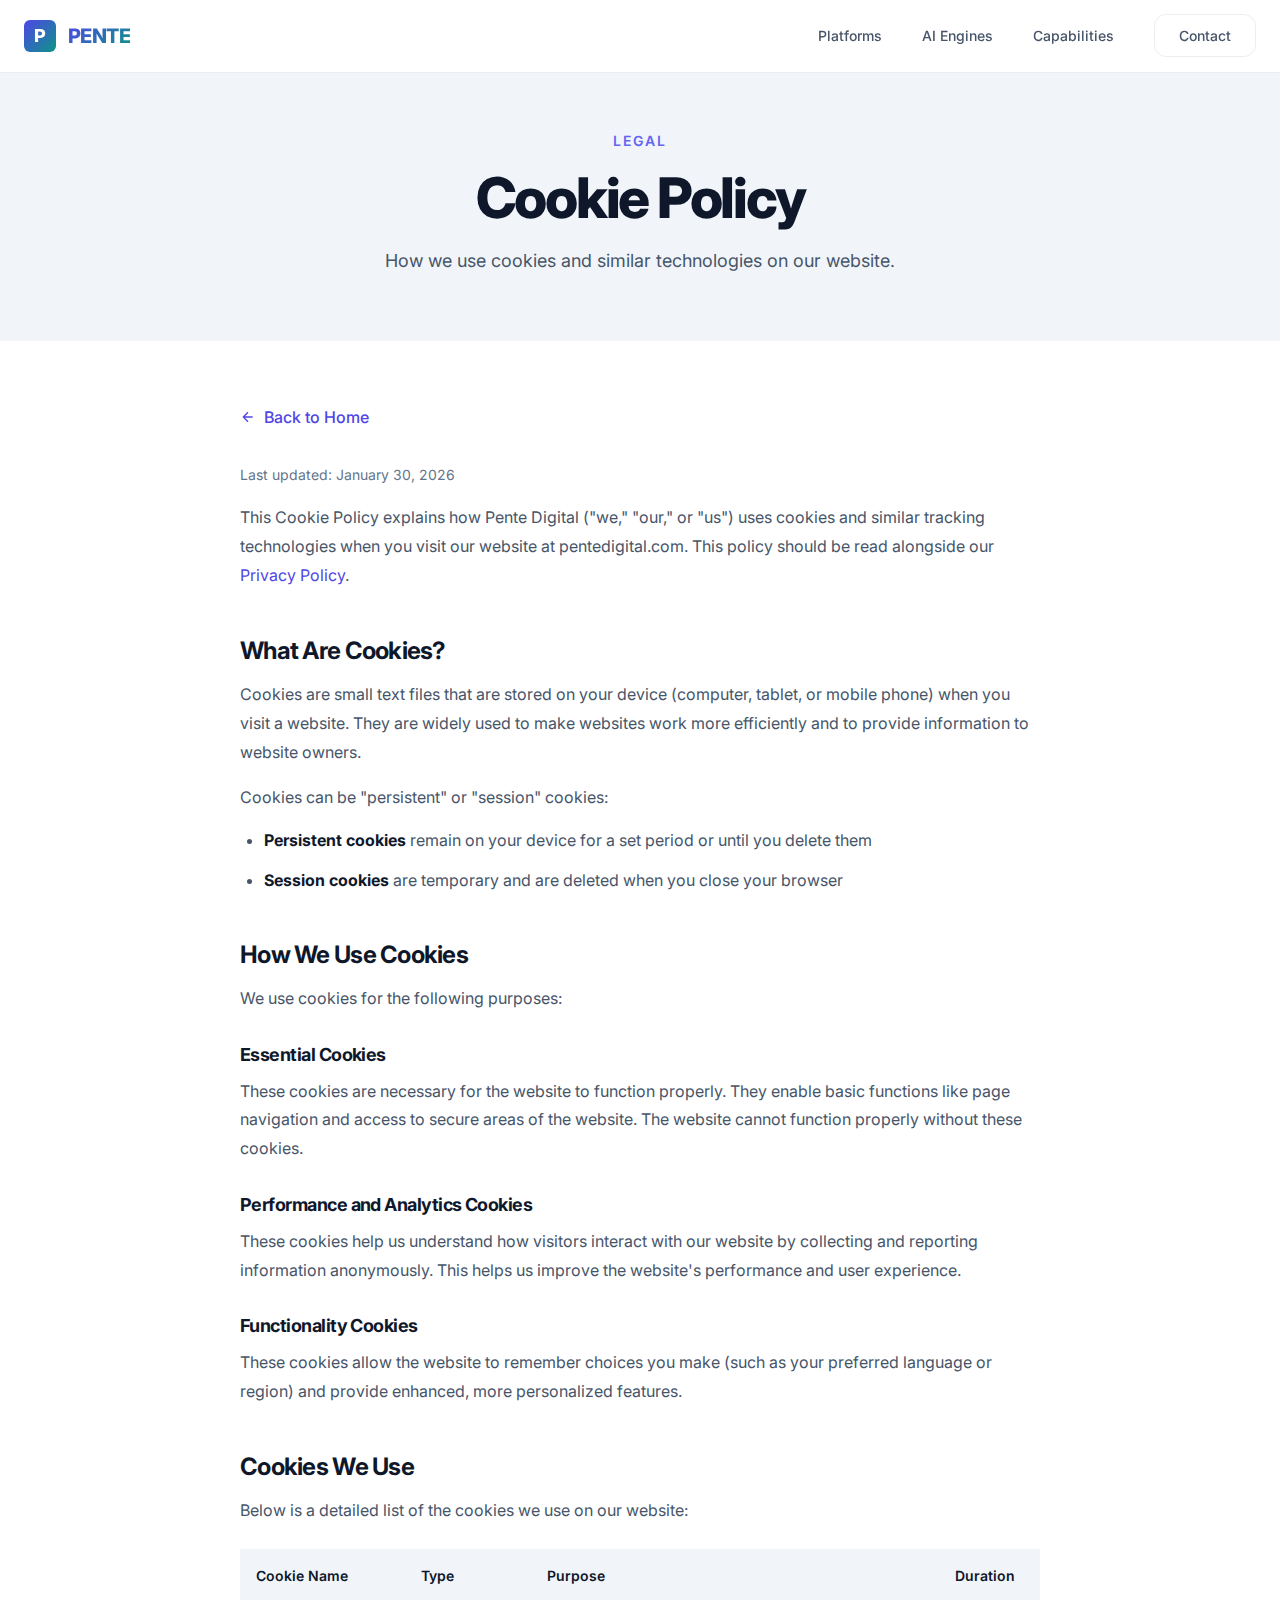
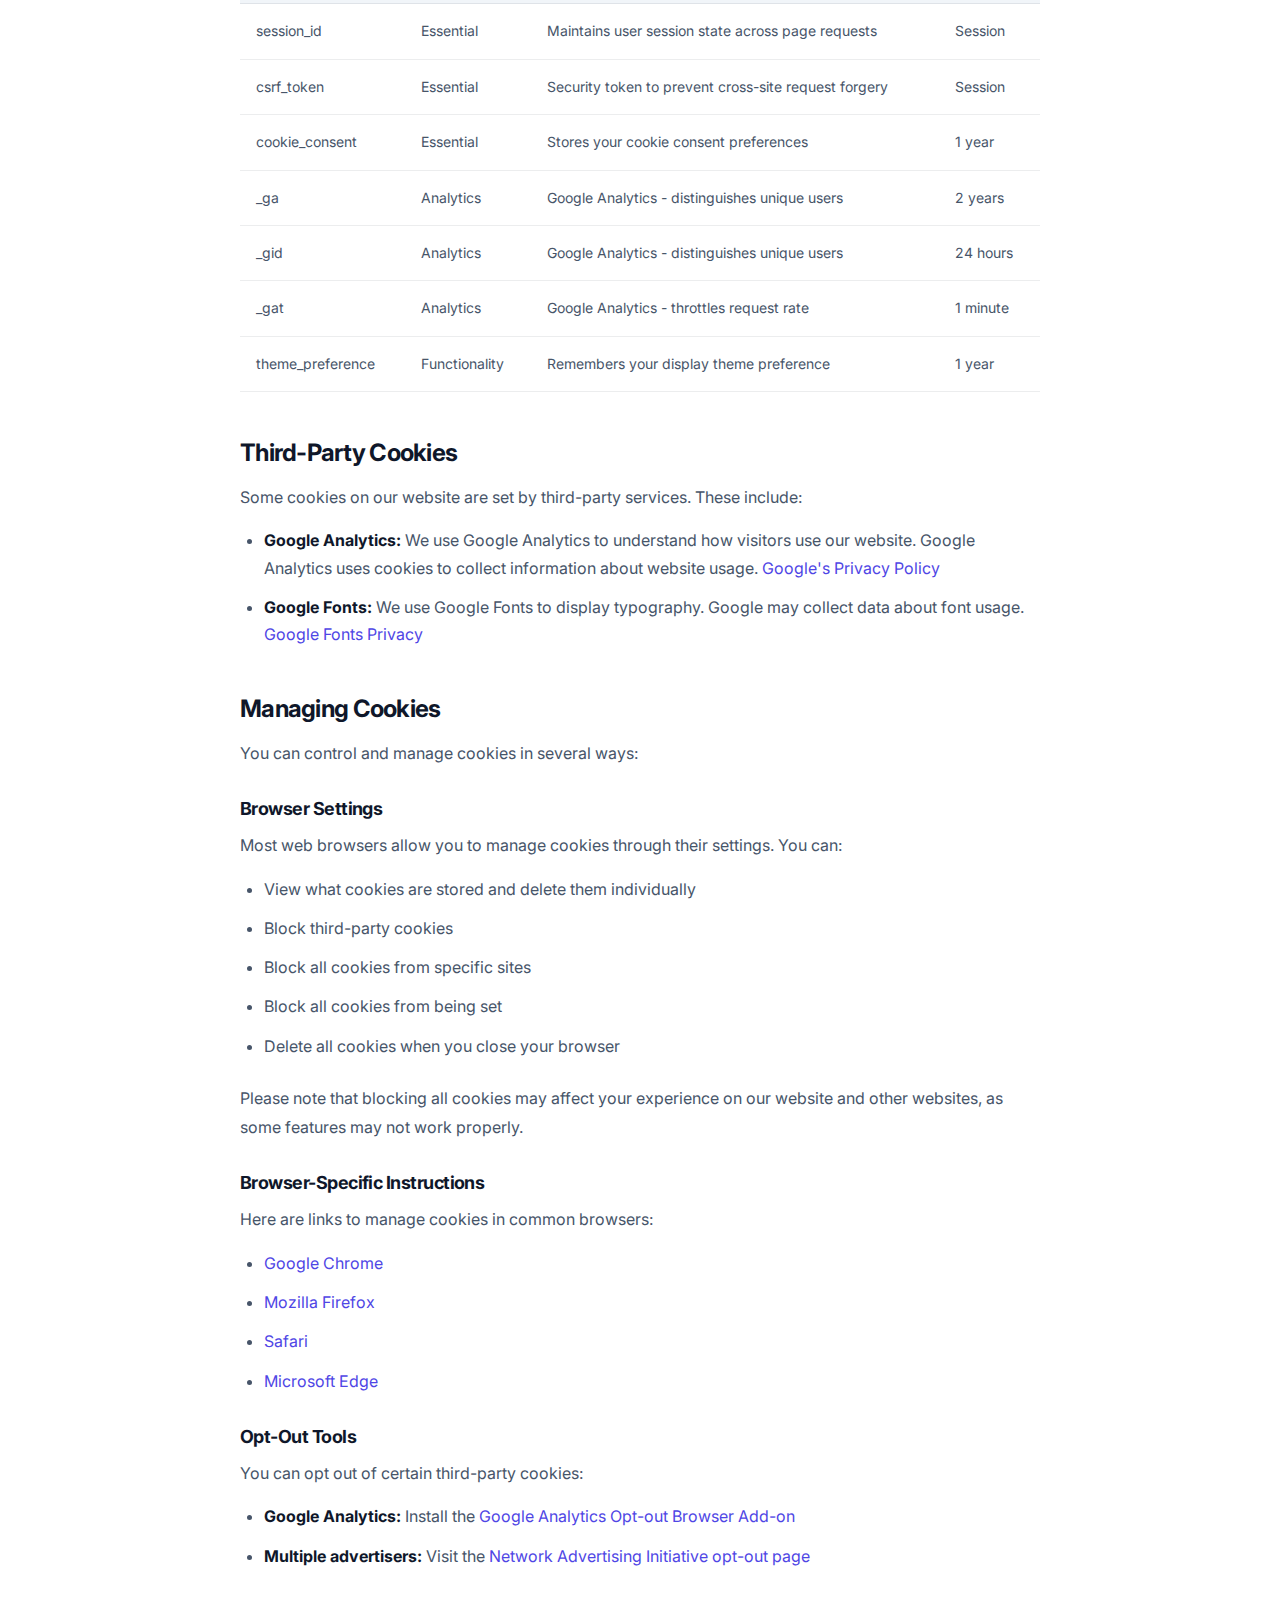
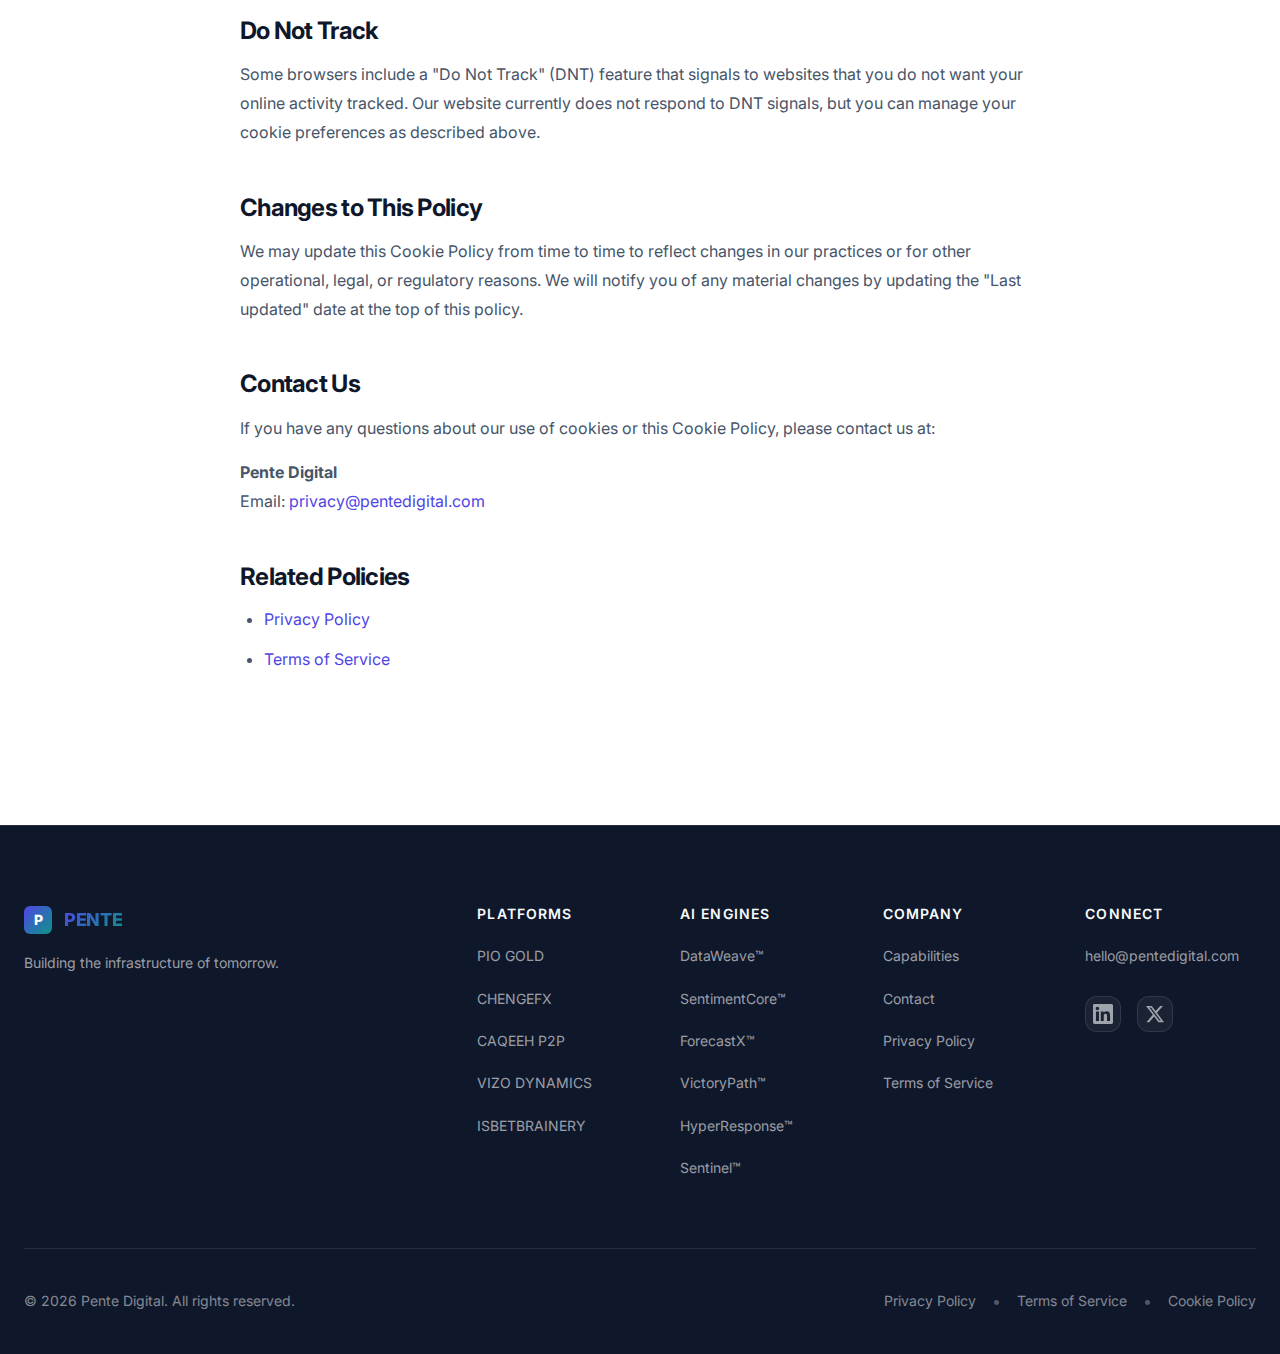
<file: cookies.html>
<!DOCTYPE html>
<html lang="en">
<head>
    <meta charset="UTF-8">
    <meta name="viewport" content="width=device-width, initial-scale=1.0">
    <title>Cookie Policy | Pente Digital</title>

    <!-- SEO Meta Tags -->
    <meta name="description" content="Pente Digital's cookie policy explains how we use cookies and similar technologies on our website.">
    <meta name="keywords" content="cookie policy, cookies, tracking, Pente Digital">
    <meta name="author" content="Pente Digital">
    <meta name="robots" content="index, follow">
    <link rel="canonical" href="https://pentedigital.com/cookies.html">

    <!-- Open Graph -->
    <meta property="og:type" content="website">
    <meta property="og:url" content="https://pentedigital.com/cookies.html">
    <meta property="og:title" content="Cookie Policy | Pente Digital">
    <meta property="og:description" content="Pente Digital's cookie policy explains how we use cookies and similar technologies on our website.">
    <meta property="og:image" content="https://pentedigital.com/og-image.png">
    <meta property="og:site_name" content="Pente Digital">

    <!-- Twitter -->
    <meta name="twitter:card" content="summary_large_image">
    <meta name="twitter:url" content="https://pentedigital.com/cookies.html">
    <meta name="twitter:title" content="Cookie Policy | Pente Digital">
    <meta name="twitter:description" content="Pente Digital's cookie policy explains how we use cookies and similar technologies on our website.">
    <meta name="twitter:image" content="https://pentedigital.com/og-image.png">

    <!-- Favicon -->
    <link rel="icon" type="image/svg+xml" href="favicon.svg">
    <link rel="apple-touch-icon" href="favicon.svg">

    <!-- Theme color for mobile browsers -->
    <meta name="theme-color" content="#4f46e5">
    <meta name="msapplication-TileColor" content="#4f46e5">

    <!-- Preconnect to external resources -->
    <link rel="preconnect" href="https://fonts.googleapis.com">
    <link rel="preconnect" href="https://fonts.gstatic.com" crossorigin>

    <!-- DNS Prefetch for faster resolution -->
    <link rel="dns-prefetch" href="https://fonts.googleapis.com">
    <link rel="dns-prefetch" href="https://fonts.gstatic.com">

    <!-- Preload critical CSS -->
    <link rel="preload" href="styles.css?v=2.0" as="style">

    <!-- Google Fonts with font-display swap for better performance -->
    <link href="https://fonts.googleapis.com/css2?family=Inter:wght@300;400;500;600;700;800&display=swap" rel="stylesheet">

    <!-- Styles -->
    <link rel="stylesheet" href="styles.css?v=2.0">

    <!-- Schema.org structured data - BreadcrumbList -->
    <script type="application/ld+json">
    {
        "@context": "https://schema.org",
        "@type": "BreadcrumbList",
        "itemListElement": [
            {"@type": "ListItem", "position": 1, "name": "Home", "item": "https://pentedigital.com/"},
            {"@type": "ListItem", "position": 2, "name": "Cookie Policy", "item": "https://pentedigital.com/cookies.html"}
        ]
    }
    </script>

    <!-- Page-specific styles -->
    <style>
        .legal-hero {
            padding: var(--space-32) 0 var(--space-16);
            background: var(--color-surface);
        }

        .legal-hero__header {
            text-align: center;
            max-width: 700px;
            margin: 0 auto;
        }

        .legal-hero__title {
            font-size: clamp(var(--font-size-3xl), 5vw, var(--font-size-5xl));
            margin-bottom: var(--space-4);
        }

        .legal-hero__subtitle {
            font-size: var(--font-size-lg);
            color: var(--color-text-secondary);
        }

        .legal-content {
            padding: var(--space-16) 0 var(--space-32);
            background: var(--color-base);
        }

        .legal-content__wrapper {
            max-width: 800px;
            margin: 0 auto;
        }

        .legal-content__back {
            display: inline-flex;
            align-items: center;
            gap: var(--space-2);
            margin-bottom: var(--space-8);
            font-weight: 500;
            color: var(--color-primary);
        }

        .legal-content__back:hover {
            color: var(--color-primary-dark);
        }

        .legal-content__updated {
            font-size: var(--font-size-sm);
            color: var(--color-text-muted);
            margin-bottom: var(--space-10);
        }

        .legal-content h2 {
            font-size: var(--font-size-2xl);
            margin-top: var(--space-12);
            margin-bottom: var(--space-4);
            color: var(--color-text-primary);
        }

        .legal-content h3 {
            font-size: var(--font-size-lg);
            margin-top: var(--space-8);
            margin-bottom: var(--space-3);
            color: var(--color-text-primary);
        }

        .legal-content p {
            margin-bottom: var(--space-4);
            line-height: 1.8;
        }

        .legal-content ul, .legal-content ol {
            margin-left: var(--space-6);
            margin-bottom: var(--space-6);
        }

        .legal-content ul {
            list-style: disc;
        }

        .legal-content ol {
            list-style: decimal;
        }

        .legal-content li {
            margin-bottom: var(--space-3);
            color: var(--color-text-secondary);
            line-height: 1.7;
        }

        .legal-content li strong {
            color: var(--color-text-primary);
        }

        .legal-content a {
            color: var(--color-primary);
        }

        .legal-content a:hover {
            text-decoration: underline;
        }

        .cookie-table {
            width: 100%;
            border-collapse: collapse;
            margin: var(--space-6) 0;
            font-size: var(--font-size-sm);
        }

        .cookie-table th,
        .cookie-table td {
            padding: var(--space-4);
            text-align: left;
            border-bottom: 1px solid var(--color-border);
        }

        .cookie-table th {
            background: var(--color-surface);
            font-weight: 600;
            color: var(--color-text-primary);
        }

        .cookie-table td {
            color: var(--color-text-secondary);
        }

        .cookie-table tr:hover td {
            background: var(--color-surface);
        }

        @media (max-width: 768px) {
            .legal-hero {
                padding: var(--space-24) 0 var(--space-12);
            }

            .legal-content {
                padding: var(--space-10) 0 var(--space-20);
            }

            .cookie-table {
                display: block;
                overflow-x: auto;
            }
        }
    </style>
</head>
<body>
    <!-- Skip Link for Accessibility -->
    <a href="#main-content" class="skip-link">Skip to main content</a>

    <!-- ========================================
         HEADER / NAVIGATION
    ======================================== -->
    <header class="header header--solid" role="banner">
        <nav class="header__nav container" role="navigation" aria-label="Main navigation">
            <!-- Logo -->
            <a href="/" class="header__logo" aria-label="Pente Digital - Home">
                <span class="header__logo-mark" aria-hidden="true"></span>
                <span class="header__logo-text">PENTE</span>
            </a>

            <!-- Desktop Navigation -->
            <ul class="header__menu" role="menubar">
                <li role="none">
                    <a href="index.html#platforms" class="header__menu-link" role="menuitem">Platforms</a>
                </li>
                <li role="none">
                    <a href="index.html#ai-engines" class="header__menu-link" role="menuitem">AI Engines</a>
                </li>
                <li role="none">
                    <a href="index.html#capabilities" class="header__menu-link" role="menuitem">Capabilities</a>
                </li>
                <li role="none">
                    <a href="contact.html" class="header__menu-link header__menu-link--cta" role="menuitem">Contact</a>
                </li>
            </ul>

            <!-- Mobile Menu Button -->
            <button
                class="header__mobile-toggle"
                type="button"
                aria-label="Toggle navigation menu"
                aria-expanded="false"
                aria-controls="mobile-menu"
            >
                <span class="header__mobile-toggle-bar" aria-hidden="true"></span>
                <span class="header__mobile-toggle-bar" aria-hidden="true"></span>
                <span class="header__mobile-toggle-bar" aria-hidden="true"></span>
            </button>

            <!-- Mobile Navigation (hidden by default) -->
            <div class="header__mobile-menu" id="mobile-menu" aria-hidden="true">
                <ul class="header__mobile-menu-list" role="menu">
                    <li role="none">
                        <a href="index.html#platforms" class="header__mobile-menu-link" role="menuitem">Platforms</a>
                    </li>
                    <li role="none">
                        <a href="index.html#ai-engines" class="header__mobile-menu-link" role="menuitem">AI Engines</a>
                    </li>
                    <li role="none">
                        <a href="index.html#capabilities" class="header__mobile-menu-link" role="menuitem">Capabilities</a>
                    </li>
                    <li role="none">
                        <a href="contact.html" class="header__mobile-menu-link header__mobile-menu-link--cta" role="menuitem">Contact</a>
                    </li>
                </ul>
            </div>
        </nav>
    </header>

    <!-- ========================================
         MAIN CONTENT
    ======================================== -->
    <main id="main-content" role="main">

        <!-- ========================================
             COOKIE HERO
        ======================================== -->
        <section class="legal-hero" aria-labelledby="cookie-heading">
            <div class="container">
                <header class="legal-hero__header" data-animate="fade-up" data-delay="0">
                    <span class="section-header__eyebrow">Legal</span>
                    <h1 id="cookie-heading" class="legal-hero__title">Cookie Policy</h1>
                    <p class="legal-hero__subtitle">How we use cookies and similar technologies on our website.</p>
                </header>
            </div>
        </section>

        <!-- ========================================
             COOKIE CONTENT
        ======================================== -->
        <section class="legal-content" aria-label="Cookie policy content">
            <div class="container">
                <div class="legal-content__wrapper" data-animate="fade-up" data-delay="100">
                    <a href="index.html" class="legal-content__back">
                        <svg width="16" height="16" viewBox="0 0 24 24" fill="none" stroke="currentColor" stroke-width="2">
                            <path d="M19 12H5M12 19l-7-7 7-7"/>
                        </svg>
                        Back to Home
                    </a>

                    <p class="legal-content__updated">Last updated: January 30, 2026</p>

                    <p>This Cookie Policy explains how Pente Digital ("we," "our," or "us") uses cookies and similar tracking technologies when you visit our website at pentedigital.com. This policy should be read alongside our <a href="privacy.html">Privacy Policy</a>.</p>

                    <h2>What Are Cookies?</h2>
                    <p>Cookies are small text files that are stored on your device (computer, tablet, or mobile phone) when you visit a website. They are widely used to make websites work more efficiently and to provide information to website owners.</p>
                    <p>Cookies can be "persistent" or "session" cookies:</p>
                    <ul>
                        <li><strong>Persistent cookies</strong> remain on your device for a set period or until you delete them</li>
                        <li><strong>Session cookies</strong> are temporary and are deleted when you close your browser</li>
                    </ul>

                    <h2>How We Use Cookies</h2>
                    <p>We use cookies for the following purposes:</p>

                    <h3>Essential Cookies</h3>
                    <p>These cookies are necessary for the website to function properly. They enable basic functions like page navigation and access to secure areas of the website. The website cannot function properly without these cookies.</p>

                    <h3>Performance and Analytics Cookies</h3>
                    <p>These cookies help us understand how visitors interact with our website by collecting and reporting information anonymously. This helps us improve the website's performance and user experience.</p>

                    <h3>Functionality Cookies</h3>
                    <p>These cookies allow the website to remember choices you make (such as your preferred language or region) and provide enhanced, more personalized features.</p>

                    <h2>Cookies We Use</h2>
                    <p>Below is a detailed list of the cookies we use on our website:</p>

                    <table class="cookie-table">
                        <thead>
                            <tr>
                                <th>Cookie Name</th>
                                <th>Type</th>
                                <th>Purpose</th>
                                <th>Duration</th>
                            </tr>
                        </thead>
                        <tbody>
                            <tr>
                                <td>session_id</td>
                                <td>Essential</td>
                                <td>Maintains user session state across page requests</td>
                                <td>Session</td>
                            </tr>
                            <tr>
                                <td>csrf_token</td>
                                <td>Essential</td>
                                <td>Security token to prevent cross-site request forgery</td>
                                <td>Session</td>
                            </tr>
                            <tr>
                                <td>cookie_consent</td>
                                <td>Essential</td>
                                <td>Stores your cookie consent preferences</td>
                                <td>1 year</td>
                            </tr>
                            <tr>
                                <td>_ga</td>
                                <td>Analytics</td>
                                <td>Google Analytics - distinguishes unique users</td>
                                <td>2 years</td>
                            </tr>
                            <tr>
                                <td>_gid</td>
                                <td>Analytics</td>
                                <td>Google Analytics - distinguishes unique users</td>
                                <td>24 hours</td>
                            </tr>
                            <tr>
                                <td>_gat</td>
                                <td>Analytics</td>
                                <td>Google Analytics - throttles request rate</td>
                                <td>1 minute</td>
                            </tr>
                            <tr>
                                <td>theme_preference</td>
                                <td>Functionality</td>
                                <td>Remembers your display theme preference</td>
                                <td>1 year</td>
                            </tr>
                        </tbody>
                    </table>

                    <h2>Third-Party Cookies</h2>
                    <p>Some cookies on our website are set by third-party services. These include:</p>
                    <ul>
                        <li><strong>Google Analytics:</strong> We use Google Analytics to understand how visitors use our website. Google Analytics uses cookies to collect information about website usage. <a href="https://policies.google.com/privacy" target="_blank" rel="noopener">Google's Privacy Policy</a></li>
                        <li><strong>Google Fonts:</strong> We use Google Fonts to display typography. Google may collect data about font usage. <a href="https://developers.google.com/fonts/faq#what_does_using_the_google_fonts_api_mean_for_the_privacy_of_my_users" target="_blank" rel="noopener">Google Fonts Privacy</a></li>
                    </ul>

                    <h2>Managing Cookies</h2>
                    <p>You can control and manage cookies in several ways:</p>

                    <h3>Browser Settings</h3>
                    <p>Most web browsers allow you to manage cookies through their settings. You can:</p>
                    <ul>
                        <li>View what cookies are stored and delete them individually</li>
                        <li>Block third-party cookies</li>
                        <li>Block all cookies from specific sites</li>
                        <li>Block all cookies from being set</li>
                        <li>Delete all cookies when you close your browser</li>
                    </ul>
                    <p>Please note that blocking all cookies may affect your experience on our website and other websites, as some features may not work properly.</p>

                    <h3>Browser-Specific Instructions</h3>
                    <p>Here are links to manage cookies in common browsers:</p>
                    <ul>
                        <li><a href="https://support.google.com/chrome/answer/95647" target="_blank" rel="noopener">Google Chrome</a></li>
                        <li><a href="https://support.mozilla.org/en-US/kb/clear-cookies-and-site-data-firefox" target="_blank" rel="noopener">Mozilla Firefox</a></li>
                        <li><a href="https://support.apple.com/guide/safari/manage-cookies-sfri11471/mac" target="_blank" rel="noopener">Safari</a></li>
                        <li><a href="https://support.microsoft.com/en-us/microsoft-edge/delete-cookies-in-microsoft-edge-63947406-40ac-c3b8-57b9-2a946a29ae09" target="_blank" rel="noopener">Microsoft Edge</a></li>
                    </ul>

                    <h3>Opt-Out Tools</h3>
                    <p>You can opt out of certain third-party cookies:</p>
                    <ul>
                        <li><strong>Google Analytics:</strong> Install the <a href="https://tools.google.com/dlpage/gaoptout" target="_blank" rel="noopener">Google Analytics Opt-out Browser Add-on</a></li>
                        <li><strong>Multiple advertisers:</strong> Visit the <a href="https://optout.networkadvertising.org/" target="_blank" rel="noopener">Network Advertising Initiative opt-out page</a></li>
                    </ul>

                    <h2>Do Not Track</h2>
                    <p>Some browsers include a "Do Not Track" (DNT) feature that signals to websites that you do not want your online activity tracked. Our website currently does not respond to DNT signals, but you can manage your cookie preferences as described above.</p>

                    <h2>Changes to This Policy</h2>
                    <p>We may update this Cookie Policy from time to time to reflect changes in our practices or for other operational, legal, or regulatory reasons. We will notify you of any material changes by updating the "Last updated" date at the top of this policy.</p>

                    <h2>Contact Us</h2>
                    <p>If you have any questions about our use of cookies or this Cookie Policy, please contact us at:</p>
                    <p>
                        <strong>Pente Digital</strong><br>
                        Email: <a href="mailto:privacy@pentedigital.com">privacy@pentedigital.com</a>
                    </p>

                    <h2>Related Policies</h2>
                    <ul>
                        <li><a href="privacy.html">Privacy Policy</a></li>
                        <li><a href="terms.html">Terms of Service</a></li>
                    </ul>
                </div>
            </div>
        </section>

    </main>

    <!-- ========================================
         FOOTER
    ======================================== -->
    <footer class="footer" role="contentinfo">
        <div class="footer__container container">
            <!-- Footer Main Content -->
            <div class="footer__main">
                <!-- Footer Brand -->
                <div class="footer__brand">
                    <a href="/" class="footer__logo" aria-label="Pente Digital - Home">
                        <span class="footer__logo-mark" aria-hidden="true"></span>
                        <span class="footer__logo-text">PENTE</span>
                    </a>
                    <p class="footer__tagline">Building the infrastructure of tomorrow.</p>
                </div>

                <!-- Footer Links Grid -->
                <div class="footer__links">
                    <!-- Column 1: Platforms -->
                    <nav class="footer__column" aria-label="Platforms">
                        <h4 class="footer__column-title">Platforms</h4>
                        <ul class="footer__column-list">
                            <li><a href="index.html#platforms" class="footer__link">PIO GOLD</a></li>
                            <li><a href="index.html#platforms" class="footer__link">CHENGEFX</a></li>
                            <li><a href="index.html#platforms" class="footer__link">CAQEEH P2P</a></li>
                            <li><a href="index.html#platforms" class="footer__link">VIZO DYNAMICS</a></li>
                            <li><a href="index.html#platforms" class="footer__link">ISBETBRAINERY</a></li>
                        </ul>
                    </nav>

                    <!-- Column 2: AI Engines -->
                    <nav class="footer__column" aria-label="AI Engines">
                        <h4 class="footer__column-title">AI Engines</h4>
                        <ul class="footer__column-list">
                            <li><a href="index.html#ai-engines" class="footer__link">DataWeave&trade;</a></li>
                            <li><a href="index.html#ai-engines" class="footer__link">SentimentCore&trade;</a></li>
                            <li><a href="index.html#ai-engines" class="footer__link">ForecastX&trade;</a></li>
                            <li><a href="index.html#ai-engines" class="footer__link">VictoryPath&trade;</a></li>
                            <li><a href="index.html#ai-engines" class="footer__link">HyperResponse&trade;</a></li>
                            <li><a href="index.html#ai-engines" class="footer__link">Sentinel&trade;</a></li>
                        </ul>
                    </nav>

                    <!-- Column 3: Company -->
                    <nav class="footer__column" aria-label="Company">
                        <h4 class="footer__column-title">Company</h4>
                        <ul class="footer__column-list">
                            <li><a href="index.html#capabilities" class="footer__link">Capabilities</a></li>
                            <li><a href="contact.html" class="footer__link">Contact</a></li>
                            <li><a href="privacy.html" class="footer__link">Privacy Policy</a></li>
                            <li><a href="terms.html" class="footer__link">Terms of Service</a></li>
                        </ul>
                    </nav>

                    <!-- Column 4: Connect -->
                    <div class="footer__column" aria-label="Connect">
                        <h4 class="footer__column-title">Connect</h4>
                        <ul class="footer__column-list">
                            <li>
                                <a href="mailto:hello@pentedigital.com" class="footer__link footer__link--email">
                                    hello@pentedigital.com
                                </a>
                            </li>
                        </ul>
                        <!-- Social Links -->
                        <div class="footer__social">
                            <a href="#" class="footer__social-link" aria-label="LinkedIn">
                                <svg viewBox="0 0 24 24" fill="currentColor" width="20" height="20">
                                    <path d="M20.447 20.452h-3.554v-5.569c0-1.328-.027-3.037-1.852-3.037-1.853 0-2.136 1.445-2.136 2.939v5.667H9.351V9h3.414v1.561h.046c.477-.9 1.637-1.85 3.37-1.85 3.601 0 4.267 2.37 4.267 5.455v6.286zM5.337 7.433c-1.144 0-2.063-.926-2.063-2.065 0-1.138.92-2.063 2.063-2.063 1.14 0 2.064.925 2.064 2.063 0 1.139-.925 2.065-2.064 2.065zm1.782 13.019H3.555V9h3.564v11.452zM22.225 0H1.771C.792 0 0 .774 0 1.729v20.542C0 23.227.792 24 1.771 24h20.451C23.2 24 24 23.227 24 22.271V1.729C24 .774 23.2 0 22.222 0h.003z"/>
                                </svg>
                            </a>
                            <a href="#" class="footer__social-link" aria-label="Twitter">
                                <svg viewBox="0 0 24 24" fill="currentColor" width="20" height="20">
                                    <path d="M18.244 2.25h3.308l-7.227 8.26 8.502 11.24H16.17l-5.214-6.817L4.99 21.75H1.68l7.73-8.835L1.254 2.25H8.08l4.713 6.231zm-1.161 17.52h1.833L7.084 4.126H5.117z"/>
                                </svg>
                            </a>
                        </div>
                    </div>
                </div>
            </div>

            <!-- Footer Bottom -->
            <div class="footer__bottom">
                <p class="footer__copyright">
                    &copy; <span data-year>2026</span> Pente Digital. All rights reserved.
                </p>
                <nav class="footer__legal" aria-label="Legal links">
                    <a href="privacy.html" class="footer__legal-link">Privacy Policy</a>
                    <span class="footer__legal-separator" aria-hidden="true">&bull;</span>
                    <a href="terms.html" class="footer__legal-link">Terms of Service</a>
                    <span class="footer__legal-separator" aria-hidden="true">&bull;</span>
                    <a href="cookies.html" class="footer__legal-link">Cookie Policy</a>
                </nav>
            </div>
        </div>
    </footer>

    <!-- ========================================
         JAVASCRIPT
    ======================================== -->
    <script>
        // Mobile Menu Toggle
        const mobileToggle = document.querySelector('.header__mobile-toggle');
        const mobileMenu = document.getElementById('mobile-menu');
        const header = document.querySelector('.header');

        mobileToggle.addEventListener('click', function() {
            const isExpanded = this.getAttribute('aria-expanded') === 'true';
            this.setAttribute('aria-expanded', !isExpanded);
            mobileMenu.setAttribute('aria-hidden', isExpanded);
            this.classList.toggle('is-active');
            mobileMenu.classList.toggle('is-open');
            document.body.classList.toggle('menu-open');
        });

        // Close mobile menu when clicking a link
        document.querySelectorAll('.header__mobile-menu-link').forEach(link => {
            link.addEventListener('click', () => {
                mobileToggle.setAttribute('aria-expanded', 'false');
                mobileMenu.setAttribute('aria-hidden', 'true');
                mobileToggle.classList.remove('is-active');
                mobileMenu.classList.remove('is-open');
                document.body.classList.remove('menu-open');
            });
        });

        // Header Scroll Effect
        let lastScroll = 0;
        window.addEventListener('scroll', function() {
            const currentScroll = window.pageYOffset;
            header.classList.toggle('is-scrolled', currentScroll > 50);
            lastScroll = currentScroll;
        });

        // Intersection Observer for Animations
        const animateElements = document.querySelectorAll('[data-animate]');

        const observerOptions = {
            root: null,
            rootMargin: '0px 0px -50px 0px',
            threshold: 0.1
        };

        const animateOnScroll = new IntersectionObserver((entries) => {
            entries.forEach(entry => {
                if (entry.isIntersecting) {
                    const delay = entry.target.dataset.delay || 0;
                    setTimeout(() => {
                        entry.target.classList.add('is-visible');
                    }, parseInt(delay));
                    animateOnScroll.unobserve(entry.target);
                }
            });
        }, observerOptions);

        animateElements.forEach(el => animateOnScroll.observe(el));

        // Update copyright year dynamically
        const yearEl = document.querySelector('[data-year]');
        if (yearEl) {
            yearEl.textContent = new Date().getFullYear();
        }
    </script>
</body>
</html>
</file>
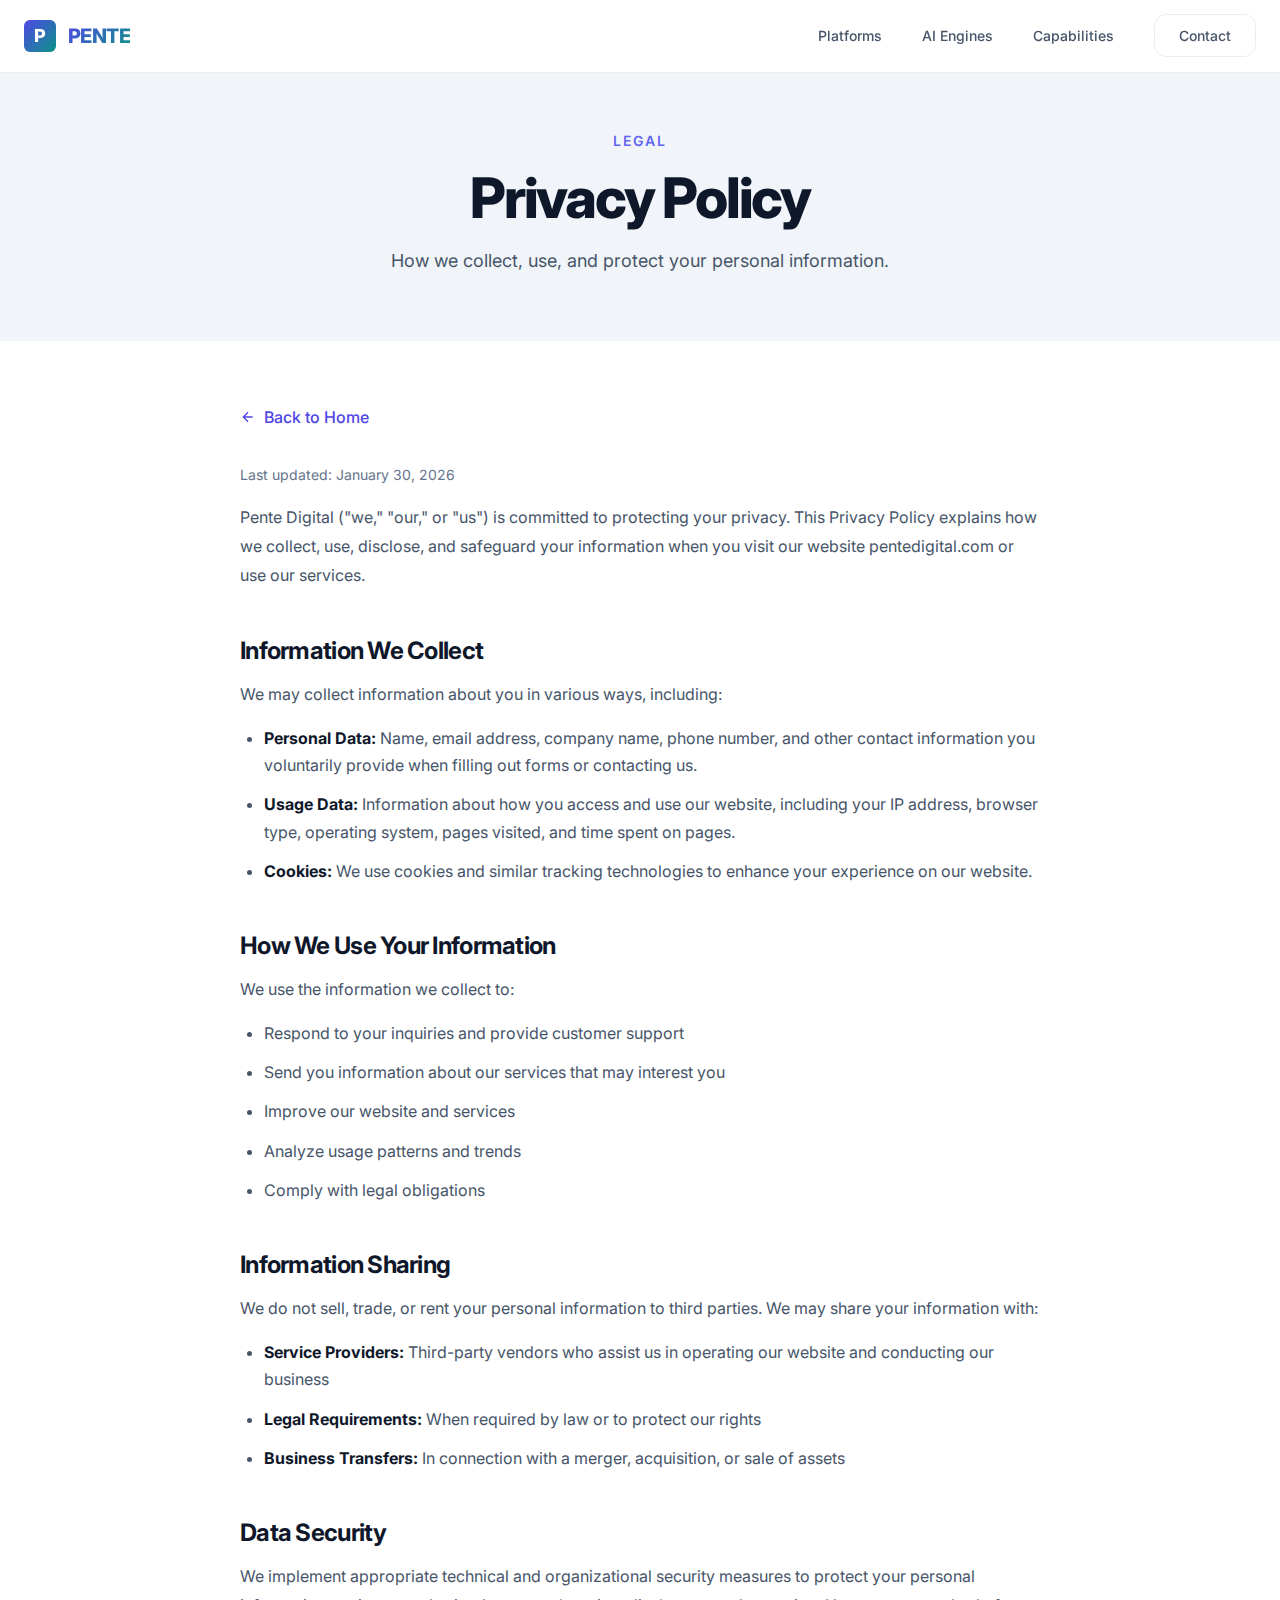
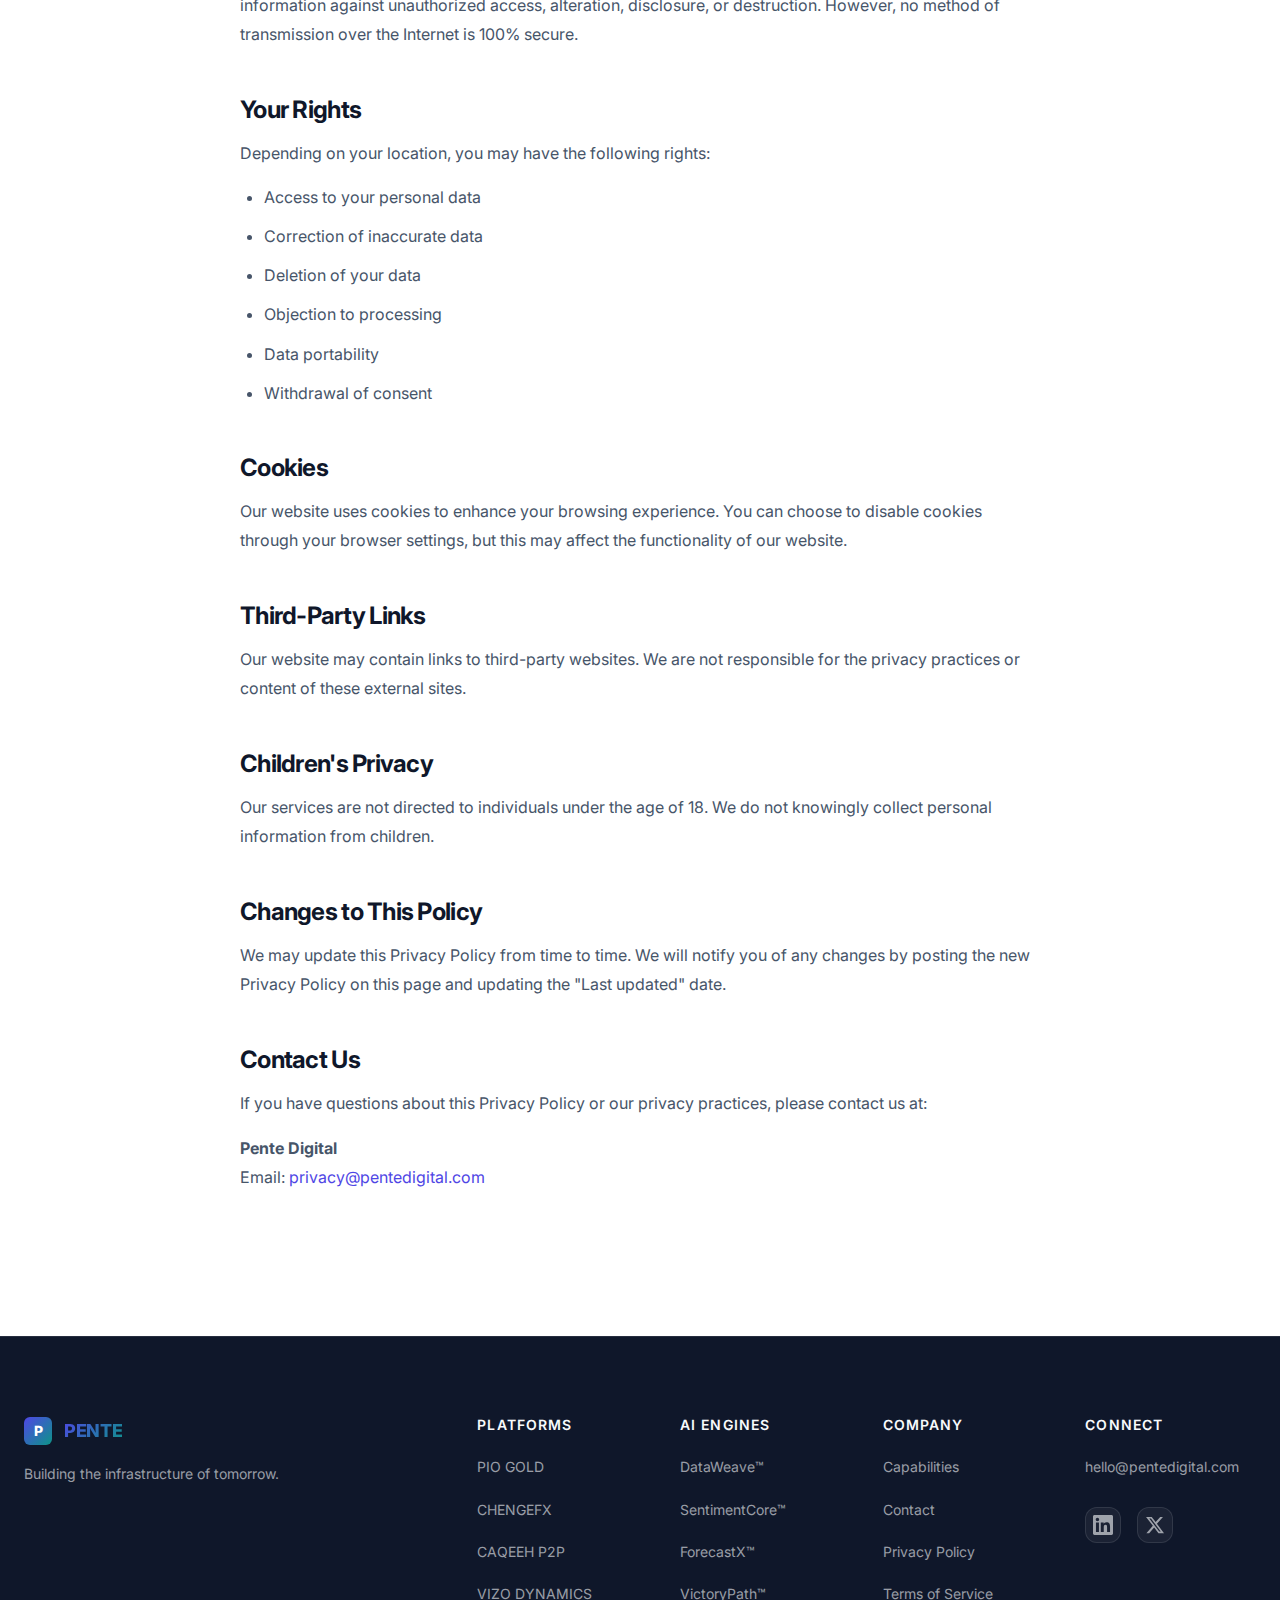
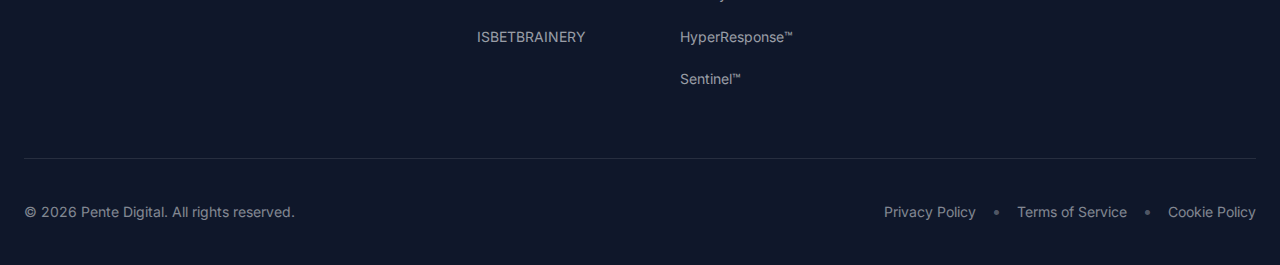
<file: privacy.html>
<!DOCTYPE html>
<html lang="en">
<head>
    <meta charset="UTF-8">
    <meta name="viewport" content="width=device-width, initial-scale=1.0">
    <title>Privacy Policy | Pente Digital</title>

    <!-- SEO Meta Tags -->
    <meta name="description" content="Pente Digital's privacy policy outlines how we collect, use, and protect your personal information.">
    <meta name="keywords" content="privacy policy, data protection, Pente Digital">
    <meta name="author" content="Pente Digital">
    <meta name="robots" content="index, follow">
    <link rel="canonical" href="https://pentedigital.com/privacy.html">

    <!-- Open Graph -->
    <meta property="og:type" content="website">
    <meta property="og:url" content="https://pentedigital.com/privacy.html">
    <meta property="og:title" content="Privacy Policy | Pente Digital">
    <meta property="og:description" content="Pente Digital's privacy policy outlines how we collect, use, and protect your personal information.">
    <meta property="og:image" content="https://pentedigital.com/og-image.png">
    <meta property="og:site_name" content="Pente Digital">

    <!-- Twitter -->
    <meta name="twitter:card" content="summary_large_image">
    <meta name="twitter:url" content="https://pentedigital.com/privacy.html">
    <meta name="twitter:title" content="Privacy Policy | Pente Digital">
    <meta name="twitter:description" content="Pente Digital's privacy policy outlines how we collect, use, and protect your personal information.">
    <meta name="twitter:image" content="https://pentedigital.com/og-image.png">

    <!-- Favicon -->
    <link rel="icon" type="image/svg+xml" href="favicon.svg">
    <link rel="apple-touch-icon" href="favicon.svg">

    <!-- Theme color for mobile browsers -->
    <meta name="theme-color" content="#4f46e5">
    <meta name="msapplication-TileColor" content="#4f46e5">

    <!-- Preconnect to external resources -->
    <link rel="preconnect" href="https://fonts.googleapis.com">
    <link rel="preconnect" href="https://fonts.gstatic.com" crossorigin>

    <!-- DNS Prefetch for faster resolution -->
    <link rel="dns-prefetch" href="https://fonts.googleapis.com">
    <link rel="dns-prefetch" href="https://fonts.gstatic.com">

    <!-- Preload critical CSS -->
    <link rel="preload" href="styles.css?v=2.0" as="style">

    <!-- Google Fonts with font-display swap for better performance -->
    <link href="https://fonts.googleapis.com/css2?family=Inter:wght@300;400;500;600;700;800&display=swap" rel="stylesheet">

    <!-- Styles -->
    <link rel="stylesheet" href="styles.css?v=2.0">

    <!-- Schema.org structured data - BreadcrumbList -->
    <script type="application/ld+json">
    {
        "@context": "https://schema.org",
        "@type": "BreadcrumbList",
        "itemListElement": [
            {"@type": "ListItem", "position": 1, "name": "Home", "item": "https://pentedigital.com/"},
            {"@type": "ListItem", "position": 2, "name": "Privacy Policy", "item": "https://pentedigital.com/privacy.html"}
        ]
    }
    </script>

    <!-- Page-specific styles -->
    <style>
        .privacy-hero {
            padding: var(--space-32) 0 var(--space-16);
            background: var(--color-surface);
        }

        .privacy-hero__header {
            text-align: center;
            max-width: 700px;
            margin: 0 auto;
        }

        .privacy-hero__title {
            font-size: clamp(var(--font-size-3xl), 5vw, var(--font-size-5xl));
            margin-bottom: var(--space-4);
        }

        .privacy-hero__subtitle {
            font-size: var(--font-size-lg);
            color: var(--color-text-secondary);
        }

        .privacy-content {
            padding: var(--space-16) 0 var(--space-32);
            background: var(--color-base);
        }

        .privacy-content__wrapper {
            max-width: 800px;
            margin: 0 auto;
        }

        .privacy-content__back {
            display: inline-flex;
            align-items: center;
            gap: var(--space-2);
            margin-bottom: var(--space-8);
            font-weight: 500;
            color: var(--color-primary);
        }

        .privacy-content__back:hover {
            color: var(--color-primary-dark);
        }

        .privacy-content__updated {
            font-size: var(--font-size-sm);
            color: var(--color-text-muted);
            margin-bottom: var(--space-10);
        }

        .privacy-content h2 {
            font-size: var(--font-size-2xl);
            margin-top: var(--space-12);
            margin-bottom: var(--space-4);
            color: var(--color-text-primary);
        }

        .privacy-content p {
            margin-bottom: var(--space-4);
            line-height: 1.8;
        }

        .privacy-content ul {
            margin-left: var(--space-6);
            margin-bottom: var(--space-6);
            list-style: disc;
        }

        .privacy-content li {
            margin-bottom: var(--space-3);
            color: var(--color-text-secondary);
            line-height: 1.7;
        }

        .privacy-content li strong {
            color: var(--color-text-primary);
        }

        .privacy-content a {
            color: var(--color-primary);
        }

        .privacy-content a:hover {
            text-decoration: underline;
        }

        @media (max-width: 768px) {
            .privacy-hero {
                padding: var(--space-24) 0 var(--space-12);
            }

            .privacy-content {
                padding: var(--space-10) 0 var(--space-20);
            }
        }
    </style>
</head>
<body>
    <!-- Skip Link for Accessibility -->
    <a href="#main-content" class="skip-link">Skip to main content</a>

    <!-- ========================================
         HEADER / NAVIGATION
    ======================================== -->
    <header class="header header--solid" role="banner">
        <nav class="header__nav container" role="navigation" aria-label="Main navigation">
            <!-- Logo -->
            <a href="/" class="header__logo" aria-label="Pente Digital - Home">
                <span class="header__logo-mark" aria-hidden="true"></span>
                <span class="header__logo-text">PENTE</span>
            </a>

            <!-- Desktop Navigation -->
            <ul class="header__menu" role="menubar">
                <li role="none">
                    <a href="index.html#platforms" class="header__menu-link" role="menuitem">Platforms</a>
                </li>
                <li role="none">
                    <a href="index.html#ai-engines" class="header__menu-link" role="menuitem">AI Engines</a>
                </li>
                <li role="none">
                    <a href="index.html#capabilities" class="header__menu-link" role="menuitem">Capabilities</a>
                </li>
                <li role="none">
                    <a href="contact.html" class="header__menu-link header__menu-link--cta" role="menuitem">Contact</a>
                </li>
            </ul>

            <!-- Mobile Menu Button -->
            <button
                class="header__mobile-toggle"
                type="button"
                aria-label="Toggle navigation menu"
                aria-expanded="false"
                aria-controls="mobile-menu"
            >
                <span class="header__mobile-toggle-bar" aria-hidden="true"></span>
                <span class="header__mobile-toggle-bar" aria-hidden="true"></span>
                <span class="header__mobile-toggle-bar" aria-hidden="true"></span>
            </button>

            <!-- Mobile Navigation (hidden by default) -->
            <div class="header__mobile-menu" id="mobile-menu" aria-hidden="true">
                <ul class="header__mobile-menu-list" role="menu">
                    <li role="none">
                        <a href="index.html#platforms" class="header__mobile-menu-link" role="menuitem">Platforms</a>
                    </li>
                    <li role="none">
                        <a href="index.html#ai-engines" class="header__mobile-menu-link" role="menuitem">AI Engines</a>
                    </li>
                    <li role="none">
                        <a href="index.html#capabilities" class="header__mobile-menu-link" role="menuitem">Capabilities</a>
                    </li>
                    <li role="none">
                        <a href="contact.html" class="header__mobile-menu-link header__mobile-menu-link--cta" role="menuitem">Contact</a>
                    </li>
                </ul>
            </div>
        </nav>
    </header>

    <!-- ========================================
         MAIN CONTENT
    ======================================== -->
    <main id="main-content" role="main">

        <!-- ========================================
             PRIVACY HERO
        ======================================== -->
        <section class="privacy-hero" aria-labelledby="privacy-heading">
            <div class="container">
                <header class="privacy-hero__header" data-animate="fade-up" data-delay="0">
                    <span class="section-header__eyebrow">Legal</span>
                    <h1 id="privacy-heading" class="privacy-hero__title">Privacy Policy</h1>
                    <p class="privacy-hero__subtitle">How we collect, use, and protect your personal information.</p>
                </header>
            </div>
        </section>

        <!-- ========================================
             PRIVACY CONTENT
        ======================================== -->
        <section class="privacy-content" aria-label="Privacy policy content">
            <div class="container">
                <div class="privacy-content__wrapper" data-animate="fade-up" data-delay="100">
                    <a href="index.html" class="privacy-content__back">
                        <svg width="16" height="16" viewBox="0 0 24 24" fill="none" stroke="currentColor" stroke-width="2">
                            <path d="M19 12H5M12 19l-7-7 7-7"/>
                        </svg>
                        Back to Home
                    </a>

                    <p class="privacy-content__updated">Last updated: January 30, 2026</p>

                    <p>Pente Digital ("we," "our," or "us") is committed to protecting your privacy. This Privacy Policy explains how we collect, use, disclose, and safeguard your information when you visit our website pentedigital.com or use our services.</p>

                    <h2>Information We Collect</h2>
                    <p>We may collect information about you in various ways, including:</p>
                    <ul>
                        <li><strong>Personal Data:</strong> Name, email address, company name, phone number, and other contact information you voluntarily provide when filling out forms or contacting us.</li>
                        <li><strong>Usage Data:</strong> Information about how you access and use our website, including your IP address, browser type, operating system, pages visited, and time spent on pages.</li>
                        <li><strong>Cookies:</strong> We use cookies and similar tracking technologies to enhance your experience on our website.</li>
                    </ul>

                    <h2>How We Use Your Information</h2>
                    <p>We use the information we collect to:</p>
                    <ul>
                        <li>Respond to your inquiries and provide customer support</li>
                        <li>Send you information about our services that may interest you</li>
                        <li>Improve our website and services</li>
                        <li>Analyze usage patterns and trends</li>
                        <li>Comply with legal obligations</li>
                    </ul>

                    <h2>Information Sharing</h2>
                    <p>We do not sell, trade, or rent your personal information to third parties. We may share your information with:</p>
                    <ul>
                        <li><strong>Service Providers:</strong> Third-party vendors who assist us in operating our website and conducting our business</li>
                        <li><strong>Legal Requirements:</strong> When required by law or to protect our rights</li>
                        <li><strong>Business Transfers:</strong> In connection with a merger, acquisition, or sale of assets</li>
                    </ul>

                    <h2>Data Security</h2>
                    <p>We implement appropriate technical and organizational security measures to protect your personal information against unauthorized access, alteration, disclosure, or destruction. However, no method of transmission over the Internet is 100% secure.</p>

                    <h2>Your Rights</h2>
                    <p>Depending on your location, you may have the following rights:</p>
                    <ul>
                        <li>Access to your personal data</li>
                        <li>Correction of inaccurate data</li>
                        <li>Deletion of your data</li>
                        <li>Objection to processing</li>
                        <li>Data portability</li>
                        <li>Withdrawal of consent</li>
                    </ul>

                    <h2>Cookies</h2>
                    <p>Our website uses cookies to enhance your browsing experience. You can choose to disable cookies through your browser settings, but this may affect the functionality of our website.</p>

                    <h2>Third-Party Links</h2>
                    <p>Our website may contain links to third-party websites. We are not responsible for the privacy practices or content of these external sites.</p>

                    <h2>Children's Privacy</h2>
                    <p>Our services are not directed to individuals under the age of 18. We do not knowingly collect personal information from children.</p>

                    <h2>Changes to This Policy</h2>
                    <p>We may update this Privacy Policy from time to time. We will notify you of any changes by posting the new Privacy Policy on this page and updating the "Last updated" date.</p>

                    <h2>Contact Us</h2>
                    <p>If you have questions about this Privacy Policy or our privacy practices, please contact us at:</p>
                    <p>
                        <strong>Pente Digital</strong><br>
                        Email: <a href="mailto:privacy@pentedigital.com">privacy@pentedigital.com</a>
                    </p>
                </div>
            </div>
        </section>

    </main>

    <!-- ========================================
         FOOTER
    ======================================== -->
    <footer class="footer" role="contentinfo">
        <div class="footer__container container">
            <!-- Footer Main Content -->
            <div class="footer__main">
                <!-- Footer Brand -->
                <div class="footer__brand">
                    <a href="/" class="footer__logo" aria-label="Pente Digital - Home">
                        <span class="footer__logo-mark" aria-hidden="true"></span>
                        <span class="footer__logo-text">PENTE</span>
                    </a>
                    <p class="footer__tagline">Building the infrastructure of tomorrow.</p>
                </div>

                <!-- Footer Links Grid -->
                <div class="footer__links">
                    <!-- Column 1: Platforms -->
                    <nav class="footer__column" aria-label="Platforms">
                        <h4 class="footer__column-title">Platforms</h4>
                        <ul class="footer__column-list">
                            <li><a href="index.html#platforms" class="footer__link">PIO GOLD</a></li>
                            <li><a href="index.html#platforms" class="footer__link">CHENGEFX</a></li>
                            <li><a href="index.html#platforms" class="footer__link">CAQEEH P2P</a></li>
                            <li><a href="index.html#platforms" class="footer__link">VIZO DYNAMICS</a></li>
                            <li><a href="index.html#platforms" class="footer__link">ISBETBRAINERY</a></li>
                        </ul>
                    </nav>

                    <!-- Column 2: AI Engines -->
                    <nav class="footer__column" aria-label="AI Engines">
                        <h4 class="footer__column-title">AI Engines</h4>
                        <ul class="footer__column-list">
                            <li><a href="index.html#ai-engines" class="footer__link">DataWeave&trade;</a></li>
                            <li><a href="index.html#ai-engines" class="footer__link">SentimentCore&trade;</a></li>
                            <li><a href="index.html#ai-engines" class="footer__link">ForecastX&trade;</a></li>
                            <li><a href="index.html#ai-engines" class="footer__link">VictoryPath&trade;</a></li>
                            <li><a href="index.html#ai-engines" class="footer__link">HyperResponse&trade;</a></li>
                            <li><a href="index.html#ai-engines" class="footer__link">Sentinel&trade;</a></li>
                        </ul>
                    </nav>

                    <!-- Column 3: Company -->
                    <nav class="footer__column" aria-label="Company">
                        <h4 class="footer__column-title">Company</h4>
                        <ul class="footer__column-list">
                            <li><a href="index.html#capabilities" class="footer__link">Capabilities</a></li>
                            <li><a href="contact.html" class="footer__link">Contact</a></li>
                            <li><a href="privacy.html" class="footer__link">Privacy Policy</a></li>
                            <li><a href="terms.html" class="footer__link">Terms of Service</a></li>
                        </ul>
                    </nav>

                    <!-- Column 4: Connect -->
                    <div class="footer__column" aria-label="Connect">
                        <h4 class="footer__column-title">Connect</h4>
                        <ul class="footer__column-list">
                            <li>
                                <a href="mailto:hello@pentedigital.com" class="footer__link footer__link--email">
                                    hello@pentedigital.com
                                </a>
                            </li>
                        </ul>
                        <!-- Social Links -->
                        <div class="footer__social">
                            <a href="#" class="footer__social-link" aria-label="LinkedIn">
                                <svg viewBox="0 0 24 24" fill="currentColor" width="20" height="20">
                                    <path d="M20.447 20.452h-3.554v-5.569c0-1.328-.027-3.037-1.852-3.037-1.853 0-2.136 1.445-2.136 2.939v5.667H9.351V9h3.414v1.561h.046c.477-.9 1.637-1.85 3.37-1.85 3.601 0 4.267 2.37 4.267 5.455v6.286zM5.337 7.433c-1.144 0-2.063-.926-2.063-2.065 0-1.138.92-2.063 2.063-2.063 1.14 0 2.064.925 2.064 2.063 0 1.139-.925 2.065-2.064 2.065zm1.782 13.019H3.555V9h3.564v11.452zM22.225 0H1.771C.792 0 0 .774 0 1.729v20.542C0 23.227.792 24 1.771 24h20.451C23.2 24 24 23.227 24 22.271V1.729C24 .774 23.2 0 22.222 0h.003z"/>
                                </svg>
                            </a>
                            <a href="#" class="footer__social-link" aria-label="Twitter">
                                <svg viewBox="0 0 24 24" fill="currentColor" width="20" height="20">
                                    <path d="M18.244 2.25h3.308l-7.227 8.26 8.502 11.24H16.17l-5.214-6.817L4.99 21.75H1.68l7.73-8.835L1.254 2.25H8.08l4.713 6.231zm-1.161 17.52h1.833L7.084 4.126H5.117z"/>
                                </svg>
                            </a>
                        </div>
                    </div>
                </div>
            </div>

            <!-- Footer Bottom -->
            <div class="footer__bottom">
                <p class="footer__copyright">
                    &copy; <span data-year>2026</span> Pente Digital. All rights reserved.
                </p>
                <nav class="footer__legal" aria-label="Legal links">
                    <a href="privacy.html" class="footer__legal-link">Privacy Policy</a>
                    <span class="footer__legal-separator" aria-hidden="true">&bull;</span>
                    <a href="terms.html" class="footer__legal-link">Terms of Service</a>
                    <span class="footer__legal-separator" aria-hidden="true">&bull;</span>
                    <a href="cookies.html" class="footer__legal-link">Cookie Policy</a>
                </nav>
            </div>
        </div>
    </footer>

    <!-- ========================================
         JAVASCRIPT
    ======================================== -->
    <script>
        // Mobile Menu Toggle
        const mobileToggle = document.querySelector('.header__mobile-toggle');
        const mobileMenu = document.getElementById('mobile-menu');
        const header = document.querySelector('.header');

        mobileToggle.addEventListener('click', function() {
            const isExpanded = this.getAttribute('aria-expanded') === 'true';
            this.setAttribute('aria-expanded', !isExpanded);
            mobileMenu.setAttribute('aria-hidden', isExpanded);
            this.classList.toggle('is-active');
            mobileMenu.classList.toggle('is-open');
            document.body.classList.toggle('menu-open');
        });

        // Close mobile menu when clicking a link
        document.querySelectorAll('.header__mobile-menu-link').forEach(link => {
            link.addEventListener('click', () => {
                mobileToggle.setAttribute('aria-expanded', 'false');
                mobileMenu.setAttribute('aria-hidden', 'true');
                mobileToggle.classList.remove('is-active');
                mobileMenu.classList.remove('is-open');
                document.body.classList.remove('menu-open');
            });
        });

        // Header Scroll Effect
        let lastScroll = 0;
        window.addEventListener('scroll', function() {
            const currentScroll = window.pageYOffset;
            header.classList.toggle('is-scrolled', currentScroll > 50);
            lastScroll = currentScroll;
        });

        // Intersection Observer for Animations
        const animateElements = document.querySelectorAll('[data-animate]');

        const observerOptions = {
            root: null,
            rootMargin: '0px 0px -50px 0px',
            threshold: 0.1
        };

        const animateOnScroll = new IntersectionObserver((entries) => {
            entries.forEach(entry => {
                if (entry.isIntersecting) {
                    const delay = entry.target.dataset.delay || 0;
                    setTimeout(() => {
                        entry.target.classList.add('is-visible');
                    }, parseInt(delay));
                    animateOnScroll.unobserve(entry.target);
                }
            });
        }, observerOptions);

        animateElements.forEach(el => animateOnScroll.observe(el));

        // Update copyright year dynamically
        const yearEl = document.querySelector('[data-year]');
        if (yearEl) {
            yearEl.textContent = new Date().getFullYear();
        }
    </script>
</body>
</html>
</file>
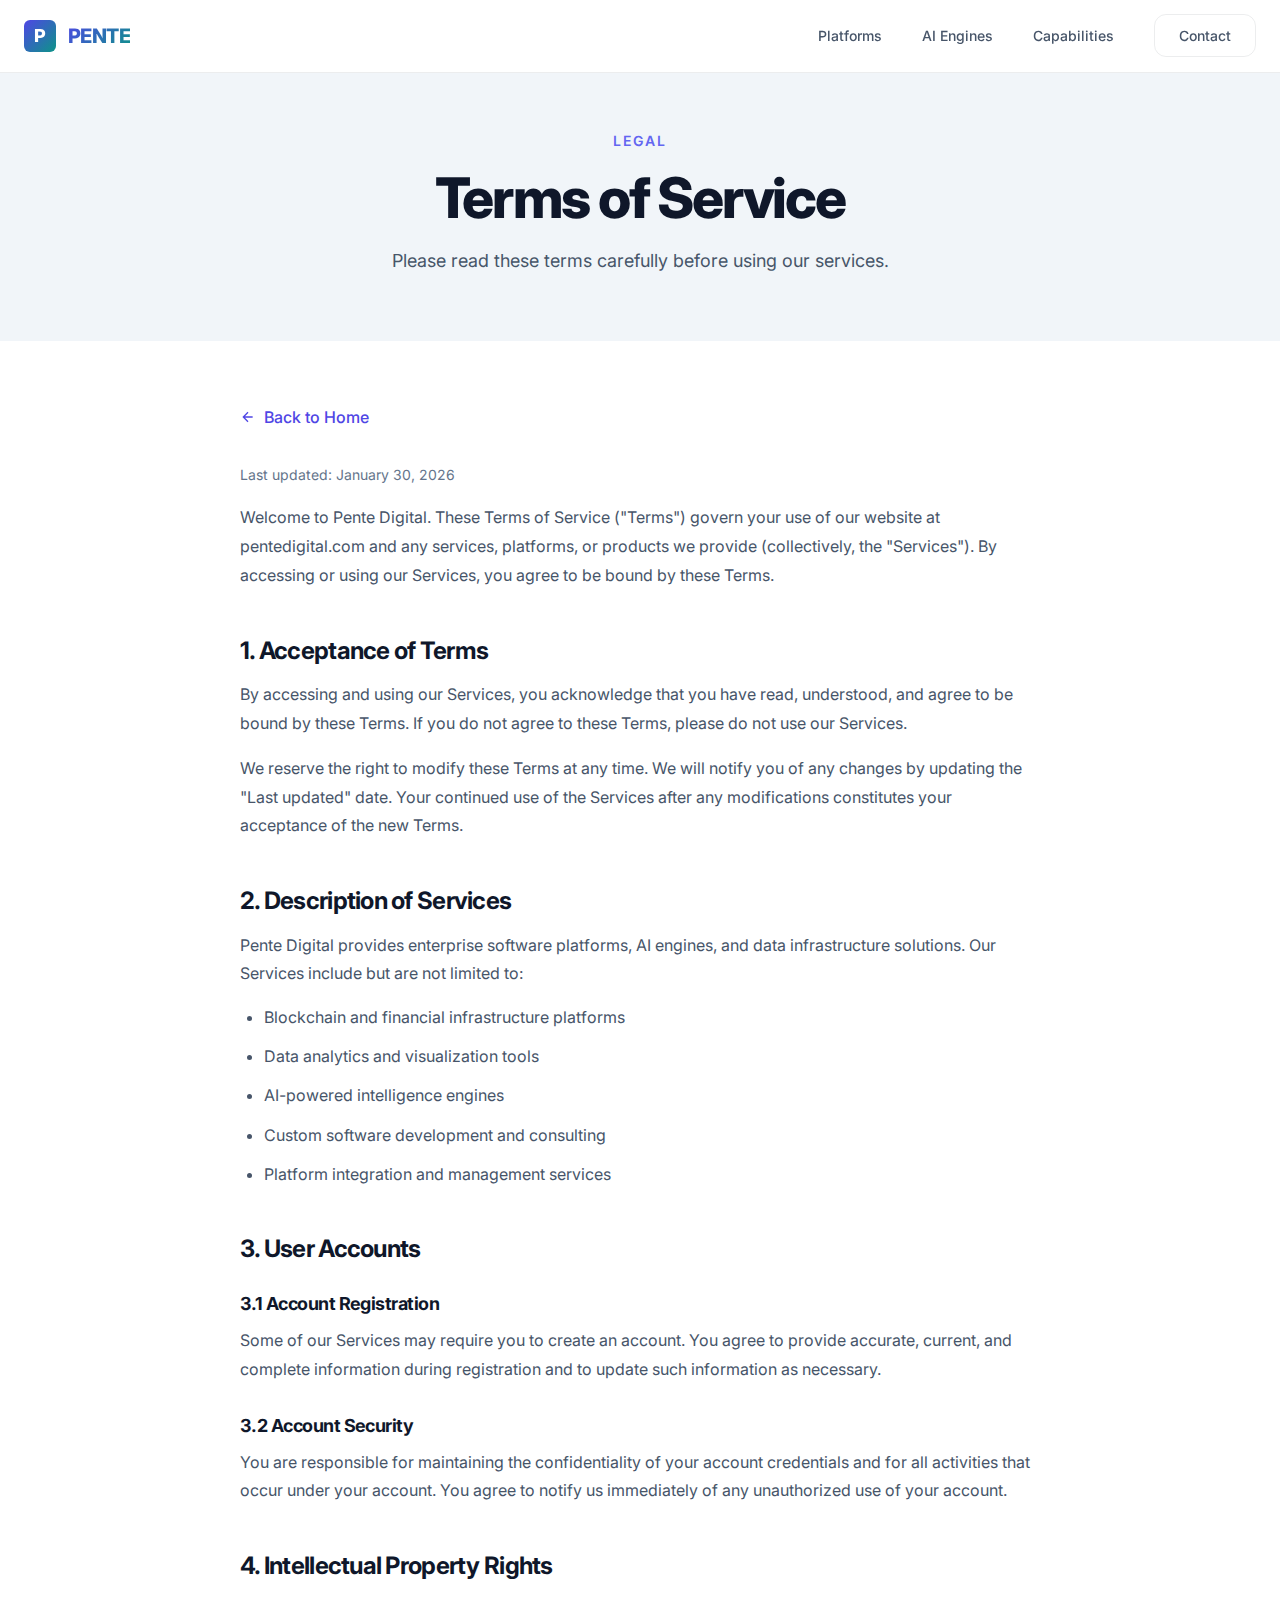
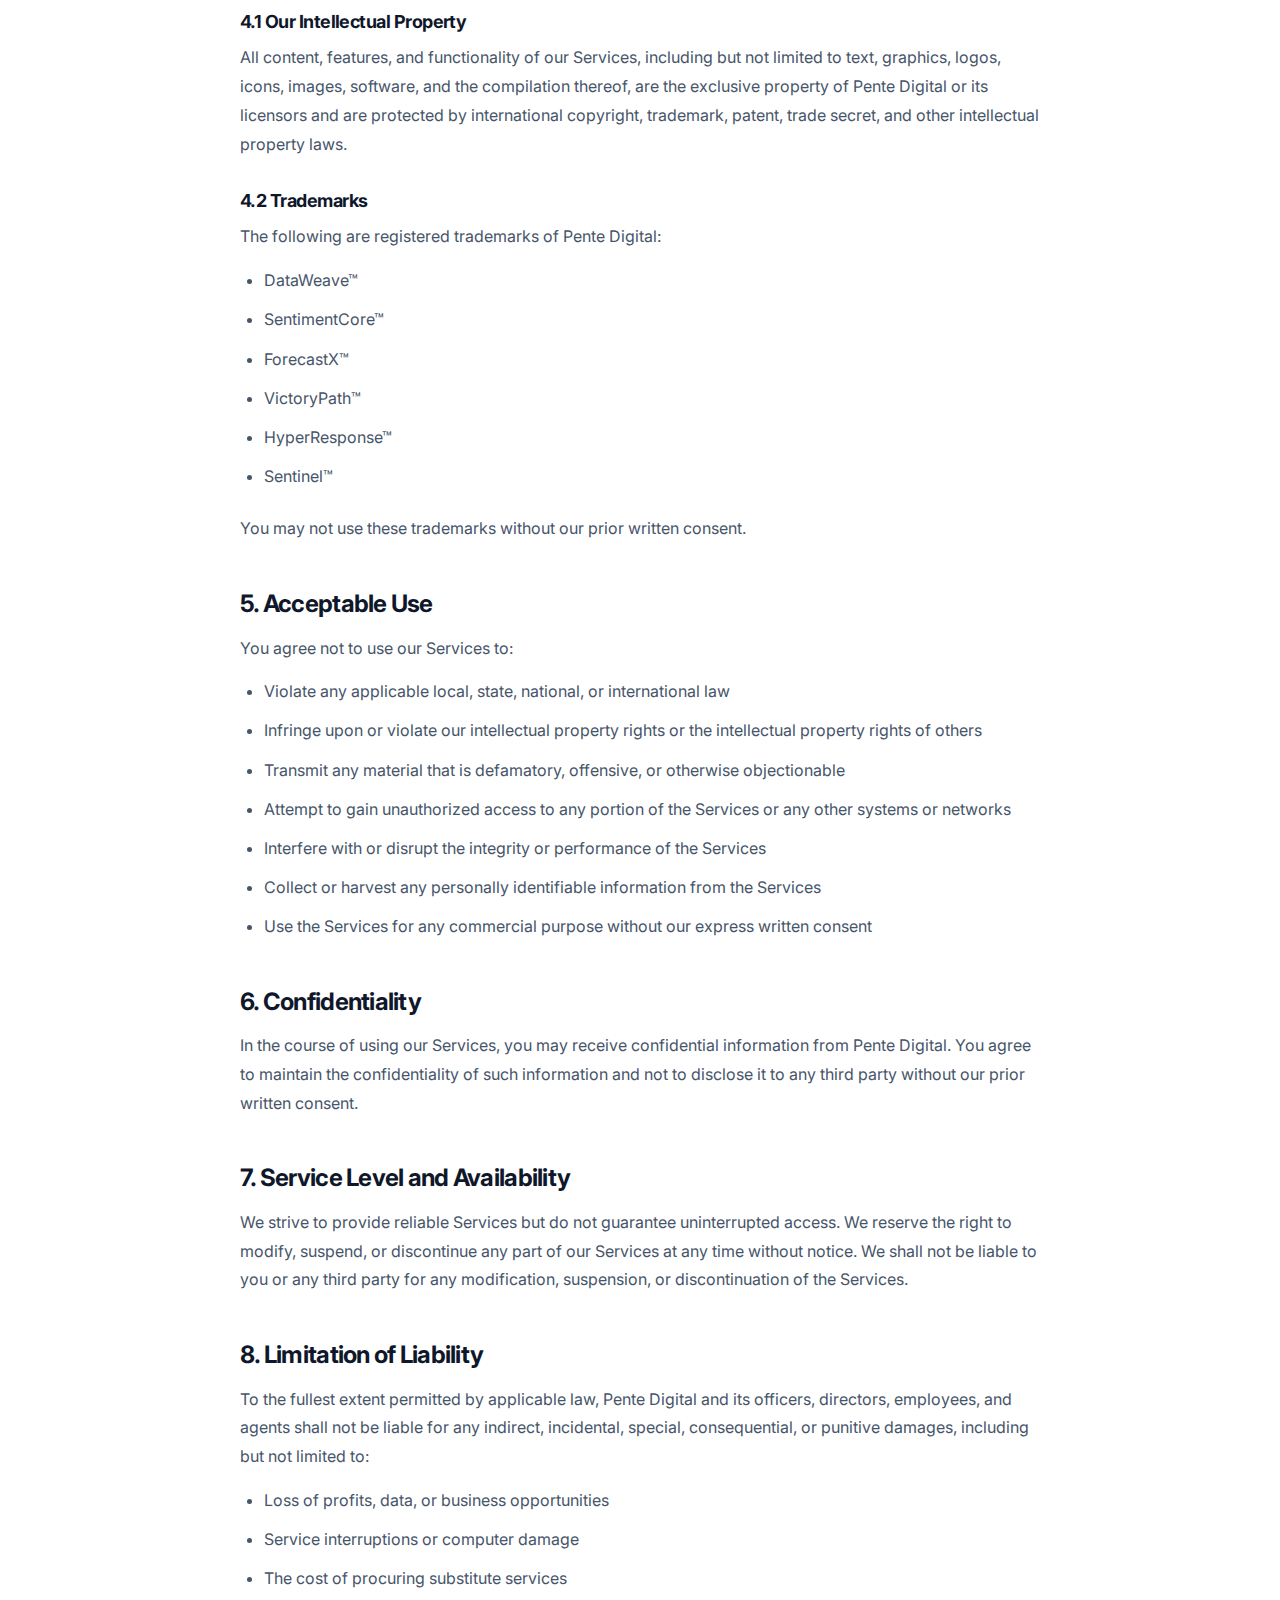
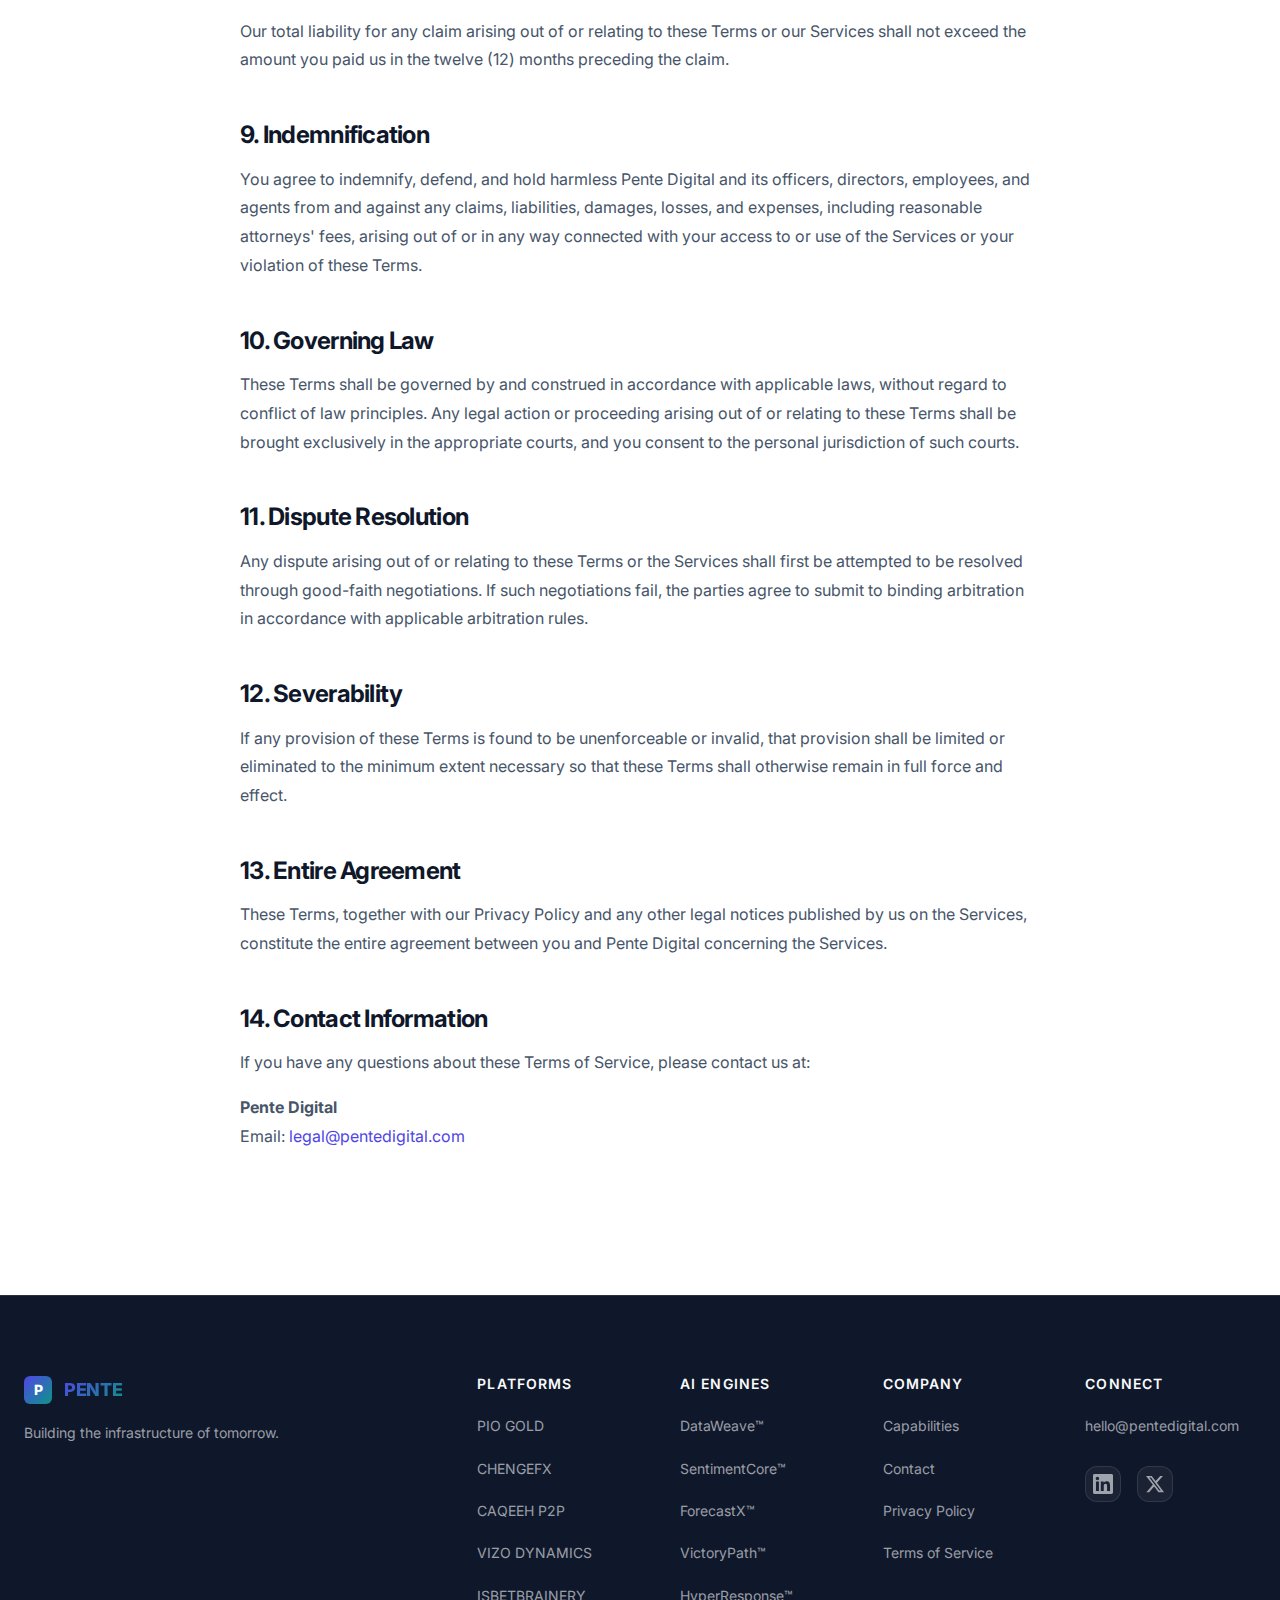
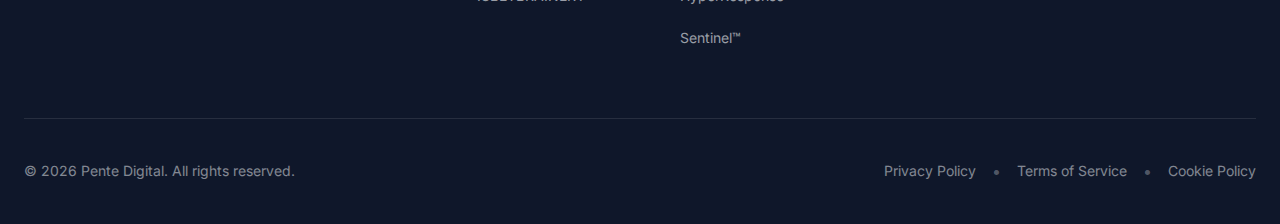
<file: terms.html>
<!DOCTYPE html>
<html lang="en">
<head>
    <meta charset="UTF-8">
    <meta name="viewport" content="width=device-width, initial-scale=1.0">
    <title>Terms of Service | Pente Digital</title>

    <!-- SEO Meta Tags -->
    <meta name="description" content="Pente Digital's terms of service outline the rules and regulations for using our website and services.">
    <meta name="keywords" content="terms of service, terms and conditions, Pente Digital">
    <meta name="author" content="Pente Digital">
    <meta name="robots" content="index, follow">
    <link rel="canonical" href="https://pentedigital.com/terms.html">

    <!-- Open Graph -->
    <meta property="og:type" content="website">
    <meta property="og:url" content="https://pentedigital.com/terms.html">
    <meta property="og:title" content="Terms of Service | Pente Digital">
    <meta property="og:description" content="Pente Digital's terms of service outline the rules and regulations for using our website and services.">
    <meta property="og:image" content="https://pentedigital.com/og-image.png">
    <meta property="og:site_name" content="Pente Digital">

    <!-- Twitter -->
    <meta name="twitter:card" content="summary_large_image">
    <meta name="twitter:url" content="https://pentedigital.com/terms.html">
    <meta name="twitter:title" content="Terms of Service | Pente Digital">
    <meta name="twitter:description" content="Pente Digital's terms of service outline the rules and regulations for using our website and services.">
    <meta name="twitter:image" content="https://pentedigital.com/og-image.png">

    <!-- Favicon -->
    <link rel="icon" type="image/svg+xml" href="favicon.svg">
    <link rel="apple-touch-icon" href="favicon.svg">

    <!-- Theme color for mobile browsers -->
    <meta name="theme-color" content="#4f46e5">
    <meta name="msapplication-TileColor" content="#4f46e5">

    <!-- Preconnect to external resources -->
    <link rel="preconnect" href="https://fonts.googleapis.com">
    <link rel="preconnect" href="https://fonts.gstatic.com" crossorigin>

    <!-- DNS Prefetch for faster resolution -->
    <link rel="dns-prefetch" href="https://fonts.googleapis.com">
    <link rel="dns-prefetch" href="https://fonts.gstatic.com">

    <!-- Preload critical CSS -->
    <link rel="preload" href="styles.css?v=2.0" as="style">

    <!-- Google Fonts with font-display swap for better performance -->
    <link href="https://fonts.googleapis.com/css2?family=Inter:wght@300;400;500;600;700;800&display=swap" rel="stylesheet">

    <!-- Styles -->
    <link rel="stylesheet" href="styles.css?v=2.0">

    <!-- Schema.org structured data - BreadcrumbList -->
    <script type="application/ld+json">
    {
        "@context": "https://schema.org",
        "@type": "BreadcrumbList",
        "itemListElement": [
            {"@type": "ListItem", "position": 1, "name": "Home", "item": "https://pentedigital.com/"},
            {"@type": "ListItem", "position": 2, "name": "Terms of Service", "item": "https://pentedigital.com/terms.html"}
        ]
    }
    </script>

    <!-- Page-specific styles -->
    <style>
        .legal-hero {
            padding: var(--space-32) 0 var(--space-16);
            background: var(--color-surface);
        }

        .legal-hero__header {
            text-align: center;
            max-width: 700px;
            margin: 0 auto;
        }

        .legal-hero__title {
            font-size: clamp(var(--font-size-3xl), 5vw, var(--font-size-5xl));
            margin-bottom: var(--space-4);
        }

        .legal-hero__subtitle {
            font-size: var(--font-size-lg);
            color: var(--color-text-secondary);
        }

        .legal-content {
            padding: var(--space-16) 0 var(--space-32);
            background: var(--color-base);
        }

        .legal-content__wrapper {
            max-width: 800px;
            margin: 0 auto;
        }

        .legal-content__back {
            display: inline-flex;
            align-items: center;
            gap: var(--space-2);
            margin-bottom: var(--space-8);
            font-weight: 500;
            color: var(--color-primary);
        }

        .legal-content__back:hover {
            color: var(--color-primary-dark);
        }

        .legal-content__updated {
            font-size: var(--font-size-sm);
            color: var(--color-text-muted);
            margin-bottom: var(--space-10);
        }

        .legal-content h2 {
            font-size: var(--font-size-2xl);
            margin-top: var(--space-12);
            margin-bottom: var(--space-4);
            color: var(--color-text-primary);
        }

        .legal-content h3 {
            font-size: var(--font-size-lg);
            margin-top: var(--space-8);
            margin-bottom: var(--space-3);
            color: var(--color-text-primary);
        }

        .legal-content p {
            margin-bottom: var(--space-4);
            line-height: 1.8;
        }

        .legal-content ul, .legal-content ol {
            margin-left: var(--space-6);
            margin-bottom: var(--space-6);
        }

        .legal-content ul {
            list-style: disc;
        }

        .legal-content ol {
            list-style: decimal;
        }

        .legal-content li {
            margin-bottom: var(--space-3);
            color: var(--color-text-secondary);
            line-height: 1.7;
        }

        .legal-content li strong {
            color: var(--color-text-primary);
        }

        .legal-content a {
            color: var(--color-primary);
        }

        .legal-content a:hover {
            text-decoration: underline;
        }

        @media (max-width: 768px) {
            .legal-hero {
                padding: var(--space-24) 0 var(--space-12);
            }

            .legal-content {
                padding: var(--space-10) 0 var(--space-20);
            }
        }
    </style>
</head>
<body>
    <!-- Skip Link for Accessibility -->
    <a href="#main-content" class="skip-link">Skip to main content</a>

    <!-- ========================================
         HEADER / NAVIGATION
    ======================================== -->
    <header class="header header--solid" role="banner">
        <nav class="header__nav container" role="navigation" aria-label="Main navigation">
            <!-- Logo -->
            <a href="/" class="header__logo" aria-label="Pente Digital - Home">
                <span class="header__logo-mark" aria-hidden="true"></span>
                <span class="header__logo-text">PENTE</span>
            </a>

            <!-- Desktop Navigation -->
            <ul class="header__menu" role="menubar">
                <li role="none">
                    <a href="index.html#platforms" class="header__menu-link" role="menuitem">Platforms</a>
                </li>
                <li role="none">
                    <a href="index.html#ai-engines" class="header__menu-link" role="menuitem">AI Engines</a>
                </li>
                <li role="none">
                    <a href="index.html#capabilities" class="header__menu-link" role="menuitem">Capabilities</a>
                </li>
                <li role="none">
                    <a href="contact.html" class="header__menu-link header__menu-link--cta" role="menuitem">Contact</a>
                </li>
            </ul>

            <!-- Mobile Menu Button -->
            <button
                class="header__mobile-toggle"
                type="button"
                aria-label="Toggle navigation menu"
                aria-expanded="false"
                aria-controls="mobile-menu"
            >
                <span class="header__mobile-toggle-bar" aria-hidden="true"></span>
                <span class="header__mobile-toggle-bar" aria-hidden="true"></span>
                <span class="header__mobile-toggle-bar" aria-hidden="true"></span>
            </button>

            <!-- Mobile Navigation (hidden by default) -->
            <div class="header__mobile-menu" id="mobile-menu" aria-hidden="true">
                <ul class="header__mobile-menu-list" role="menu">
                    <li role="none">
                        <a href="index.html#platforms" class="header__mobile-menu-link" role="menuitem">Platforms</a>
                    </li>
                    <li role="none">
                        <a href="index.html#ai-engines" class="header__mobile-menu-link" role="menuitem">AI Engines</a>
                    </li>
                    <li role="none">
                        <a href="index.html#capabilities" class="header__mobile-menu-link" role="menuitem">Capabilities</a>
                    </li>
                    <li role="none">
                        <a href="contact.html" class="header__mobile-menu-link header__mobile-menu-link--cta" role="menuitem">Contact</a>
                    </li>
                </ul>
            </div>
        </nav>
    </header>

    <!-- ========================================
         MAIN CONTENT
    ======================================== -->
    <main id="main-content" role="main">

        <!-- ========================================
             TERMS HERO
        ======================================== -->
        <section class="legal-hero" aria-labelledby="terms-heading">
            <div class="container">
                <header class="legal-hero__header" data-animate="fade-up" data-delay="0">
                    <span class="section-header__eyebrow">Legal</span>
                    <h1 id="terms-heading" class="legal-hero__title">Terms of Service</h1>
                    <p class="legal-hero__subtitle">Please read these terms carefully before using our services.</p>
                </header>
            </div>
        </section>

        <!-- ========================================
             TERMS CONTENT
        ======================================== -->
        <section class="legal-content" aria-label="Terms of service content">
            <div class="container">
                <div class="legal-content__wrapper" data-animate="fade-up" data-delay="100">
                    <a href="index.html" class="legal-content__back">
                        <svg width="16" height="16" viewBox="0 0 24 24" fill="none" stroke="currentColor" stroke-width="2">
                            <path d="M19 12H5M12 19l-7-7 7-7"/>
                        </svg>
                        Back to Home
                    </a>

                    <p class="legal-content__updated">Last updated: January 30, 2026</p>

                    <p>Welcome to Pente Digital. These Terms of Service ("Terms") govern your use of our website at pentedigital.com and any services, platforms, or products we provide (collectively, the "Services"). By accessing or using our Services, you agree to be bound by these Terms.</p>

                    <h2>1. Acceptance of Terms</h2>
                    <p>By accessing and using our Services, you acknowledge that you have read, understood, and agree to be bound by these Terms. If you do not agree to these Terms, please do not use our Services.</p>
                    <p>We reserve the right to modify these Terms at any time. We will notify you of any changes by updating the "Last updated" date. Your continued use of the Services after any modifications constitutes your acceptance of the new Terms.</p>

                    <h2>2. Description of Services</h2>
                    <p>Pente Digital provides enterprise software platforms, AI engines, and data infrastructure solutions. Our Services include but are not limited to:</p>
                    <ul>
                        <li>Blockchain and financial infrastructure platforms</li>
                        <li>Data analytics and visualization tools</li>
                        <li>AI-powered intelligence engines</li>
                        <li>Custom software development and consulting</li>
                        <li>Platform integration and management services</li>
                    </ul>

                    <h2>3. User Accounts</h2>
                    <h3>3.1 Account Registration</h3>
                    <p>Some of our Services may require you to create an account. You agree to provide accurate, current, and complete information during registration and to update such information as necessary.</p>

                    <h3>3.2 Account Security</h3>
                    <p>You are responsible for maintaining the confidentiality of your account credentials and for all activities that occur under your account. You agree to notify us immediately of any unauthorized use of your account.</p>

                    <h2>4. Intellectual Property Rights</h2>
                    <h3>4.1 Our Intellectual Property</h3>
                    <p>All content, features, and functionality of our Services, including but not limited to text, graphics, logos, icons, images, software, and the compilation thereof, are the exclusive property of Pente Digital or its licensors and are protected by international copyright, trademark, patent, trade secret, and other intellectual property laws.</p>

                    <h3>4.2 Trademarks</h3>
                    <p>The following are registered trademarks of Pente Digital:</p>
                    <ul>
                        <li>DataWeave&trade;</li>
                        <li>SentimentCore&trade;</li>
                        <li>ForecastX&trade;</li>
                        <li>VictoryPath&trade;</li>
                        <li>HyperResponse&trade;</li>
                        <li>Sentinel&trade;</li>
                    </ul>
                    <p>You may not use these trademarks without our prior written consent.</p>

                    <h2>5. Acceptable Use</h2>
                    <p>You agree not to use our Services to:</p>
                    <ul>
                        <li>Violate any applicable local, state, national, or international law</li>
                        <li>Infringe upon or violate our intellectual property rights or the intellectual property rights of others</li>
                        <li>Transmit any material that is defamatory, offensive, or otherwise objectionable</li>
                        <li>Attempt to gain unauthorized access to any portion of the Services or any other systems or networks</li>
                        <li>Interfere with or disrupt the integrity or performance of the Services</li>
                        <li>Collect or harvest any personally identifiable information from the Services</li>
                        <li>Use the Services for any commercial purpose without our express written consent</li>
                    </ul>

                    <h2>6. Confidentiality</h2>
                    <p>In the course of using our Services, you may receive confidential information from Pente Digital. You agree to maintain the confidentiality of such information and not to disclose it to any third party without our prior written consent.</p>

                    <h2>7. Service Level and Availability</h2>
                    <p>We strive to provide reliable Services but do not guarantee uninterrupted access. We reserve the right to modify, suspend, or discontinue any part of our Services at any time without notice. We shall not be liable to you or any third party for any modification, suspension, or discontinuation of the Services.</p>

                    <h2>8. Limitation of Liability</h2>
                    <p>To the fullest extent permitted by applicable law, Pente Digital and its officers, directors, employees, and agents shall not be liable for any indirect, incidental, special, consequential, or punitive damages, including but not limited to:</p>
                    <ul>
                        <li>Loss of profits, data, or business opportunities</li>
                        <li>Service interruptions or computer damage</li>
                        <li>The cost of procuring substitute services</li>
                    </ul>
                    <p>Our total liability for any claim arising out of or relating to these Terms or our Services shall not exceed the amount you paid us in the twelve (12) months preceding the claim.</p>

                    <h2>9. Indemnification</h2>
                    <p>You agree to indemnify, defend, and hold harmless Pente Digital and its officers, directors, employees, and agents from and against any claims, liabilities, damages, losses, and expenses, including reasonable attorneys' fees, arising out of or in any way connected with your access to or use of the Services or your violation of these Terms.</p>

                    <h2>10. Governing Law</h2>
                    <p>These Terms shall be governed by and construed in accordance with applicable laws, without regard to conflict of law principles. Any legal action or proceeding arising out of or relating to these Terms shall be brought exclusively in the appropriate courts, and you consent to the personal jurisdiction of such courts.</p>

                    <h2>11. Dispute Resolution</h2>
                    <p>Any dispute arising out of or relating to these Terms or the Services shall first be attempted to be resolved through good-faith negotiations. If such negotiations fail, the parties agree to submit to binding arbitration in accordance with applicable arbitration rules.</p>

                    <h2>12. Severability</h2>
                    <p>If any provision of these Terms is found to be unenforceable or invalid, that provision shall be limited or eliminated to the minimum extent necessary so that these Terms shall otherwise remain in full force and effect.</p>

                    <h2>13. Entire Agreement</h2>
                    <p>These Terms, together with our Privacy Policy and any other legal notices published by us on the Services, constitute the entire agreement between you and Pente Digital concerning the Services.</p>

                    <h2>14. Contact Information</h2>
                    <p>If you have any questions about these Terms of Service, please contact us at:</p>
                    <p>
                        <strong>Pente Digital</strong><br>
                        Email: <a href="mailto:legal@pentedigital.com">legal@pentedigital.com</a>
                    </p>
                </div>
            </div>
        </section>

    </main>

    <!-- ========================================
         FOOTER
    ======================================== -->
    <footer class="footer" role="contentinfo">
        <div class="footer__container container">
            <!-- Footer Main Content -->
            <div class="footer__main">
                <!-- Footer Brand -->
                <div class="footer__brand">
                    <a href="/" class="footer__logo" aria-label="Pente Digital - Home">
                        <span class="footer__logo-mark" aria-hidden="true"></span>
                        <span class="footer__logo-text">PENTE</span>
                    </a>
                    <p class="footer__tagline">Building the infrastructure of tomorrow.</p>
                </div>

                <!-- Footer Links Grid -->
                <div class="footer__links">
                    <!-- Column 1: Platforms -->
                    <nav class="footer__column" aria-label="Platforms">
                        <h4 class="footer__column-title">Platforms</h4>
                        <ul class="footer__column-list">
                            <li><a href="index.html#platforms" class="footer__link">PIO GOLD</a></li>
                            <li><a href="index.html#platforms" class="footer__link">CHENGEFX</a></li>
                            <li><a href="index.html#platforms" class="footer__link">CAQEEH P2P</a></li>
                            <li><a href="index.html#platforms" class="footer__link">VIZO DYNAMICS</a></li>
                            <li><a href="index.html#platforms" class="footer__link">ISBETBRAINERY</a></li>
                        </ul>
                    </nav>

                    <!-- Column 2: AI Engines -->
                    <nav class="footer__column" aria-label="AI Engines">
                        <h4 class="footer__column-title">AI Engines</h4>
                        <ul class="footer__column-list">
                            <li><a href="index.html#ai-engines" class="footer__link">DataWeave&trade;</a></li>
                            <li><a href="index.html#ai-engines" class="footer__link">SentimentCore&trade;</a></li>
                            <li><a href="index.html#ai-engines" class="footer__link">ForecastX&trade;</a></li>
                            <li><a href="index.html#ai-engines" class="footer__link">VictoryPath&trade;</a></li>
                            <li><a href="index.html#ai-engines" class="footer__link">HyperResponse&trade;</a></li>
                            <li><a href="index.html#ai-engines" class="footer__link">Sentinel&trade;</a></li>
                        </ul>
                    </nav>

                    <!-- Column 3: Company -->
                    <nav class="footer__column" aria-label="Company">
                        <h4 class="footer__column-title">Company</h4>
                        <ul class="footer__column-list">
                            <li><a href="index.html#capabilities" class="footer__link">Capabilities</a></li>
                            <li><a href="contact.html" class="footer__link">Contact</a></li>
                            <li><a href="privacy.html" class="footer__link">Privacy Policy</a></li>
                            <li><a href="terms.html" class="footer__link">Terms of Service</a></li>
                        </ul>
                    </nav>

                    <!-- Column 4: Connect -->
                    <div class="footer__column" aria-label="Connect">
                        <h4 class="footer__column-title">Connect</h4>
                        <ul class="footer__column-list">
                            <li>
                                <a href="mailto:hello@pentedigital.com" class="footer__link footer__link--email">
                                    hello@pentedigital.com
                                </a>
                            </li>
                        </ul>
                        <!-- Social Links -->
                        <div class="footer__social">
                            <a href="#" class="footer__social-link" aria-label="LinkedIn">
                                <svg viewBox="0 0 24 24" fill="currentColor" width="20" height="20">
                                    <path d="M20.447 20.452h-3.554v-5.569c0-1.328-.027-3.037-1.852-3.037-1.853 0-2.136 1.445-2.136 2.939v5.667H9.351V9h3.414v1.561h.046c.477-.9 1.637-1.85 3.37-1.85 3.601 0 4.267 2.37 4.267 5.455v6.286zM5.337 7.433c-1.144 0-2.063-.926-2.063-2.065 0-1.138.92-2.063 2.063-2.063 1.14 0 2.064.925 2.064 2.063 0 1.139-.925 2.065-2.064 2.065zm1.782 13.019H3.555V9h3.564v11.452zM22.225 0H1.771C.792 0 0 .774 0 1.729v20.542C0 23.227.792 24 1.771 24h20.451C23.2 24 24 23.227 24 22.271V1.729C24 .774 23.2 0 22.222 0h.003z"/>
                                </svg>
                            </a>
                            <a href="#" class="footer__social-link" aria-label="Twitter">
                                <svg viewBox="0 0 24 24" fill="currentColor" width="20" height="20">
                                    <path d="M18.244 2.25h3.308l-7.227 8.26 8.502 11.24H16.17l-5.214-6.817L4.99 21.75H1.68l7.73-8.835L1.254 2.25H8.08l4.713 6.231zm-1.161 17.52h1.833L7.084 4.126H5.117z"/>
                                </svg>
                            </a>
                        </div>
                    </div>
                </div>
            </div>

            <!-- Footer Bottom -->
            <div class="footer__bottom">
                <p class="footer__copyright">
                    &copy; <span data-year>2026</span> Pente Digital. All rights reserved.
                </p>
                <nav class="footer__legal" aria-label="Legal links">
                    <a href="privacy.html" class="footer__legal-link">Privacy Policy</a>
                    <span class="footer__legal-separator" aria-hidden="true">&bull;</span>
                    <a href="terms.html" class="footer__legal-link">Terms of Service</a>
                    <span class="footer__legal-separator" aria-hidden="true">&bull;</span>
                    <a href="cookies.html" class="footer__legal-link">Cookie Policy</a>
                </nav>
            </div>
        </div>
    </footer>

    <!-- ========================================
         JAVASCRIPT
    ======================================== -->
    <script>
        // Mobile Menu Toggle
        const mobileToggle = document.querySelector('.header__mobile-toggle');
        const mobileMenu = document.getElementById('mobile-menu');
        const header = document.querySelector('.header');

        mobileToggle.addEventListener('click', function() {
            const isExpanded = this.getAttribute('aria-expanded') === 'true';
            this.setAttribute('aria-expanded', !isExpanded);
            mobileMenu.setAttribute('aria-hidden', isExpanded);
            this.classList.toggle('is-active');
            mobileMenu.classList.toggle('is-open');
            document.body.classList.toggle('menu-open');
        });

        // Close mobile menu when clicking a link
        document.querySelectorAll('.header__mobile-menu-link').forEach(link => {
            link.addEventListener('click', () => {
                mobileToggle.setAttribute('aria-expanded', 'false');
                mobileMenu.setAttribute('aria-hidden', 'true');
                mobileToggle.classList.remove('is-active');
                mobileMenu.classList.remove('is-open');
                document.body.classList.remove('menu-open');
            });
        });

        // Header Scroll Effect
        let lastScroll = 0;
        window.addEventListener('scroll', function() {
            const currentScroll = window.pageYOffset;
            header.classList.toggle('is-scrolled', currentScroll > 50);
            lastScroll = currentScroll;
        });

        // Intersection Observer for Animations
        const animateElements = document.querySelectorAll('[data-animate]');

        const observerOptions = {
            root: null,
            rootMargin: '0px 0px -50px 0px',
            threshold: 0.1
        };

        const animateOnScroll = new IntersectionObserver((entries) => {
            entries.forEach(entry => {
                if (entry.isIntersecting) {
                    const delay = entry.target.dataset.delay || 0;
                    setTimeout(() => {
                        entry.target.classList.add('is-visible');
                    }, parseInt(delay));
                    animateOnScroll.unobserve(entry.target);
                }
            });
        }, observerOptions);

        animateElements.forEach(el => animateOnScroll.observe(el));

        // Update copyright year dynamically
        const yearEl = document.querySelector('[data-year]');
        if (yearEl) {
            yearEl.textContent = new Date().getFullYear();
        }
    </script>
</body>
</html>
</file>
<file: styles.css>
/* ============================================
   PENTE DIGITAL - Premium Enterprise CSS
   ============================================ */

/* ============================================
   1. CSS VARIABLES
   ============================================ */
:root {
    /* Color Palette - Light Professional Theme */
    --color-void: #f8fafc;
    --color-base: #ffffff;
    --color-surface: #f1f5f9;
    --color-elevated: #e2e8f0;
    --color-overlay: #cbd5e1;

    /* Primary - Deep Indigo */
    --color-primary: #4f46e5;
    --color-primary-light: #6366f1;
    --color-primary-dark: #4338ca;
    --color-primary-glow: rgba(79, 70, 229, 0.15);

    /* Accent - Teal */
    --color-accent: #0d9488;
    --color-accent-light: #14b8a6;
    --color-accent-glow: rgba(13, 148, 136, 0.15);

    /* Text Hierarchy */
    --color-text-primary: #0f172a;
    --color-text-secondary: #475569;
    --color-text-muted: #64748b;
    --color-text-faint: #94a3b8;

    /* Borders & Glass */
    --color-border: rgba(15, 23, 42, 0.08);
    --color-border-light: rgba(15, 23, 42, 0.12);
    --color-glass: rgba(255, 255, 255, 0.7);
    --color-glass-hover: rgba(255, 255, 255, 0.9);

    /* Gradients */
    --gradient-primary: linear-gradient(135deg, #4f46e5 0%, #0d9488 100%);
    --gradient-hero:
        radial-gradient(ellipse 80% 50% at 50% -20%, rgba(79, 70, 229, 0.08) 0%, transparent 50%),
        radial-gradient(ellipse 60% 40% at 80% 60%, rgba(99, 102, 241, 0.06) 0%, transparent 50%),
        radial-gradient(ellipse 50% 30% at 20% 80%, rgba(13, 148, 136, 0.06) 0%, transparent 50%);

    /* Typography */
    --font-family: 'Inter', -apple-system, BlinkMacSystemFont, 'Segoe UI', Roboto, sans-serif;
    --font-size-xs: 0.75rem;
    --font-size-sm: 0.875rem;
    --font-size-base: 1rem;
    --font-size-lg: 1.125rem;
    --font-size-xl: 1.25rem;
    --font-size-2xl: 1.5rem;
    --font-size-3xl: 2rem;
    --font-size-4xl: 2.5rem;
    --font-size-5xl: 3.5rem;
    --font-size-6xl: 4.5rem;

    /* Spacing (8-point grid) */
    --space-1: 0.25rem;
    --space-2: 0.5rem;
    --space-3: 0.75rem;
    --space-4: 1rem;
    --space-5: 1.25rem;
    --space-6: 1.5rem;
    --space-8: 2rem;
    --space-10: 2.5rem;
    --space-12: 3rem;
    --space-16: 4rem;
    --space-20: 5rem;
    --space-24: 6rem;
    --space-32: 8rem;

    /* Border Radius */
    --radius-sm: 0.375rem;
    --radius-md: 0.75rem;
    --radius-lg: 1rem;
    --radius-xl: 1.5rem;
    --radius-full: 9999px;

    /* Shadows */
    --shadow-sm: 0 1px 2px rgba(0, 0, 0, 0.3);
    --shadow-md: 0 4px 6px rgba(0, 0, 0, 0.25), 0 2px 4px rgba(0, 0, 0, 0.2);
    --shadow-lg: 0 10px 25px rgba(0, 0, 0, 0.3), 0 4px 10px rgba(0, 0, 0, 0.2);
    --shadow-xl: 0 20px 40px rgba(0, 0, 0, 0.4);
    --shadow-glow: 0 0 30px var(--color-primary-glow);

    /* Transitions */
    --transition-fast: 150ms ease;
    --transition-base: 250ms ease;
    --transition-slow: 400ms cubic-bezier(0.16, 1, 0.3, 1);
    --transition-bounce: 500ms cubic-bezier(0.34, 1.56, 0.64, 1);

    /* Z-index */
    --z-header: 1000;
    --z-mobile-menu: 999;
    --z-modal: 1100;
}

/* ============================================
   2. RESET & BASE
   ============================================ */
*, *::before, *::after {
    box-sizing: border-box;
    margin: 0;
    padding: 0;
}

html {
    scroll-behavior: smooth;
    -webkit-font-smoothing: antialiased;
    -moz-osx-font-smoothing: grayscale;
    text-rendering: optimizeLegibility;
}

body {
    font-family: var(--font-family);
    font-size: var(--font-size-base);
    line-height: 1.6;
    color: var(--color-text-primary);
    background-color: var(--color-base);
    overflow-x: hidden;
}

body.menu-open {
    overflow: hidden;
}

img, video, svg {
    max-width: 100%;
    height: auto;
    display: block;
}

a {
    color: inherit;
    text-decoration: none;
    transition: color var(--transition-fast);
}

button {
    font-family: inherit;
    font-size: inherit;
    cursor: pointer;
    border: none;
    background: none;
    color: inherit;
}

ul, ol {
    list-style: none;
}

address {
    font-style: normal;
}

/* Focus Visible */
:focus-visible {
    outline: 2px solid var(--color-primary);
    outline-offset: 2px;
}

/* Skip Link */
.skip-link {
    position: absolute;
    top: -100%;
    left: var(--space-4);
    padding: var(--space-3) var(--space-4);
    background: var(--color-primary);
    color: white;
    border-radius: var(--radius-md);
    font-weight: 600;
    z-index: 9999;
    transition: top var(--transition-fast);
}

.skip-link:focus {
    top: var(--space-4);
}

/* Container */
.container {
    width: 100%;
    max-width: 1400px;
    margin: 0 auto;
    padding: 0 var(--space-6);
}

/* ============================================
   3. TYPOGRAPHY
   ============================================ */
h1, h2, h3, h4, h5, h6 {
    font-family: var(--font-family);
    font-weight: 700;
    letter-spacing: -0.03em;
    line-height: 1.1;
    color: var(--color-text-primary);
}

h1 {
    font-size: clamp(var(--font-size-4xl), 6vw, var(--font-size-6xl));
    font-weight: 800;
    letter-spacing: -0.04em;
}

h2 {
    font-size: clamp(var(--font-size-3xl), 4vw, var(--font-size-5xl));
}

h3 {
    font-size: clamp(var(--font-size-xl), 2vw, var(--font-size-2xl));
}

h4 {
    font-size: var(--font-size-lg);
}

p {
    color: var(--color-text-secondary);
    line-height: 1.7;
}

/* ============================================
   4. BUTTONS
   ============================================ */
.btn {
    display: inline-flex;
    align-items: center;
    justify-content: center;
    gap: var(--space-2);
    padding: var(--space-4) var(--space-8);
    font-size: var(--font-size-base);
    font-weight: 600;
    border-radius: var(--radius-md);
    transition: all var(--transition-base);
    position: relative;
    overflow: hidden;
    white-space: nowrap;
}

.btn--primary {
    background: var(--gradient-primary);
    color: white;
    box-shadow: 0 4px 20px var(--color-primary-glow);
}

.btn--primary:hover {
    transform: translateY(-2px);
    box-shadow: 0 8px 30px var(--color-primary-glow), var(--shadow-glow);
}

.btn--primary:active {
    transform: translateY(0);
}

.btn--secondary {
    background: var(--color-glass);
    color: var(--color-text-primary);
    border: 1px solid var(--color-border);
    backdrop-filter: blur(10px);
    -webkit-backdrop-filter: blur(10px);
}

.btn--secondary:hover {
    background: var(--color-glass-hover);
    border-color: var(--color-primary);
}

.btn--lg {
    padding: var(--space-5) var(--space-10);
    font-size: var(--font-size-lg);
}

.btn--full {
    width: 100%;
}

.btn__icon {
    display: flex;
    transition: transform var(--transition-fast);
}

.btn:hover .btn__icon {
    transform: translateX(4px);
}

.btn__loading {
    display: none;
    align-items: center;
    gap: var(--space-2);
}

.btn.is-loading .btn__text {
    display: none;
}

.btn.is-loading .btn__loading {
    display: flex;
}

.btn__spinner {
    animation: spin 1s linear infinite;
}

@keyframes spin {
    to { transform: rotate(360deg); }
}

/* ============================================
   5. HEADER
   ============================================ */
.header {
    position: fixed;
    top: 0;
    left: 0;
    right: 0;
    z-index: var(--z-header);
    padding: var(--space-5) 0;
    transition: all var(--transition-base);
}

.header.is-scrolled {
    background: rgba(255, 255, 255, 0.95);
    backdrop-filter: blur(20px);
    -webkit-backdrop-filter: blur(20px);
    border-bottom: 1px solid var(--color-border);
    padding: var(--space-4) 0;
    box-shadow: 0 1px 3px rgba(0, 0, 0, 0.05);
}

.header.is-hidden {
    transform: translateY(-100%);
}

.header__nav {
    display: flex;
    align-items: center;
    justify-content: space-between;
}

/* Logo */
.header__logo {
    display: flex;
    align-items: center;
    gap: var(--space-3);
    font-size: var(--font-size-xl);
    font-weight: 800;
    letter-spacing: -0.03em;
}

.header__logo-mark {
    width: 32px;
    height: 32px;
    background: var(--gradient-primary);
    border-radius: var(--radius-sm);
    position: relative;
}

.header__logo-mark::before {
    content: 'P';
    position: absolute;
    inset: 0;
    display: flex;
    align-items: center;
    justify-content: center;
    font-weight: 800;
    font-size: var(--font-size-lg);
    color: white;
}

.header__logo-text {
    background: var(--gradient-primary);
    -webkit-background-clip: text;
    -webkit-text-fill-color: transparent;
    background-clip: text;
}

/* Desktop Menu */
.header__menu {
    display: flex;
    align-items: center;
    gap: var(--space-10);
}

.header__menu-link {
    font-size: var(--font-size-sm);
    font-weight: 500;
    color: var(--color-text-secondary);
    position: relative;
    padding: var(--space-2) 0;
}

.header__menu-link::after {
    content: '';
    position: absolute;
    bottom: 0;
    left: 0;
    width: 0;
    height: 2px;
    background: var(--gradient-primary);
    transition: width var(--transition-base);
}

.header__menu-link:hover,
.header__menu-link.is-active {
    color: var(--color-text-primary);
}

.header__menu-link:hover::after {
    width: 100%;
}

.header__menu-link--cta {
    padding: var(--space-3) var(--space-6);
    background: var(--color-glass);
    border: 1px solid var(--color-border);
    border-radius: var(--radius-md);
}

.header__menu-link--cta:hover {
    background: var(--color-glass-hover);
    border-color: var(--color-primary);
}

.header__menu-link--cta::after {
    display: none;
}

/* Mobile Toggle */
.header__mobile-toggle {
    display: none;
    flex-direction: column;
    gap: 5px;
    padding: var(--space-2);
    z-index: calc(var(--z-mobile-menu) + 1);
}

.header__mobile-toggle-bar {
    width: 24px;
    height: 2px;
    background: #0f172a;
    transition: all var(--transition-fast);
    transform-origin: center;
}

.header__mobile-toggle.is-active .header__mobile-toggle-bar:nth-child(1) {
    transform: rotate(45deg) translate(5px, 5px);
}

.header__mobile-toggle.is-active .header__mobile-toggle-bar:nth-child(2) {
    opacity: 0;
}

.header__mobile-toggle.is-active .header__mobile-toggle-bar:nth-child(3) {
    transform: rotate(-45deg) translate(5px, -5px);
}

/* Mobile Menu */
.header__mobile-menu {
    position: fixed;
    top: 0;
    left: 0;
    right: 0;
    bottom: 0;
    background: rgba(255, 255, 255, 0.98);
    backdrop-filter: blur(20px);
    -webkit-backdrop-filter: blur(20px);
    z-index: var(--z-mobile-menu);
    display: flex;
    align-items: center;
    justify-content: center;
    opacity: 0;
    visibility: hidden;
    transition: all var(--transition-base);
}

.header__mobile-menu.is-open {
    opacity: 1;
    visibility: visible;
}

.header__mobile-menu-list {
    display: flex;
    flex-direction: column;
    align-items: center;
    gap: var(--space-8);
}

.header__mobile-menu-link {
    font-size: var(--font-size-2xl);
    font-weight: 600;
    color: var(--color-text-secondary);
    transition: color var(--transition-fast);
    padding: var(--space-3) var(--space-6);
    border-radius: var(--radius-md);
}

.header__mobile-menu-link:hover,
.header__mobile-menu-link:active {
    color: var(--color-text-primary);
    background: rgba(79, 70, 229, 0.05);
}

.header__mobile-menu-link--cta {
    padding: var(--space-4) var(--space-8);
    background: var(--gradient-primary);
    border-radius: var(--radius-md);
    color: white;
}

/* ============================================
   6. HERO SECTION
   ============================================ */
.hero {
    min-height: 100vh;
    display: flex;
    flex-direction: column;
    justify-content: center;
    position: relative;
    padding: var(--space-32) 0 var(--space-16);
    overflow: hidden;
}

.hero__bg {
    position: absolute;
    inset: 0;
    pointer-events: none;
}

.hero__bg-gradient {
    position: absolute;
    inset: 0;
    background: var(--gradient-hero);
}

.hero__bg-grid {
    position: absolute;
    inset: 0;
    background-image:
        linear-gradient(rgba(79, 70, 229, 0.05) 1px, transparent 1px),
        linear-gradient(90deg, rgba(79, 70, 229, 0.05) 1px, transparent 1px);
    background-size: 60px 60px;
    mask-image: radial-gradient(ellipse 70% 70% at 50% 50%, black 0%, transparent 70%);
    -webkit-mask-image: radial-gradient(ellipse 70% 70% at 50% 50%, black 0%, transparent 70%);
}

.hero__bg-orb {
    position: absolute;
    border-radius: 50%;
    filter: blur(80px);
    opacity: 0.5;
}

.hero__bg-orb--1 {
    width: 600px;
    height: 600px;
    background: var(--color-primary);
    top: -200px;
    right: -100px;
    opacity: 0.08;
}

.hero__bg-orb--2 {
    width: 400px;
    height: 400px;
    background: var(--color-accent);
    bottom: -100px;
    left: -100px;
    opacity: 0.06;
}

.hero__bg-orb--3 {
    width: 300px;
    height: 300px;
    background: #8b5cf6;
    top: 50%;
    left: 50%;
    transform: translate(-50%, -50%);
    opacity: 0.04;
}

.hero__container {
    position: relative;
    z-index: 1;
    display: flex;
    flex-direction: column;
    align-items: center;
    gap: var(--space-16);
}

.hero__content {
    max-width: 900px;
    text-align: center;
}

.hero__eyebrow {
    display: inline-block;
    padding: var(--space-2) var(--space-4);
    background: rgba(79, 70, 229, 0.1);
    border: 1px solid rgba(79, 70, 229, 0.2);
    border-radius: var(--radius-full);
    font-size: var(--font-size-sm);
    font-weight: 500;
    color: var(--color-primary);
    text-transform: uppercase;
    letter-spacing: 0.1em;
    margin-bottom: var(--space-6);
}

.hero__title {
    margin-bottom: var(--space-6);
}

.hero__title-accent {
    background: var(--gradient-primary);
    -webkit-background-clip: text;
    -webkit-text-fill-color: transparent;
    background-clip: text;
}

.hero__subtitle {
    font-size: var(--font-size-xl);
    max-width: 700px;
    margin: 0 auto var(--space-10);
}

.hero__actions {
    display: flex;
    gap: var(--space-4);
    justify-content: center;
    flex-wrap: wrap;
}

/* Client Logos */
.hero__clients {
    text-align: center;
    width: 100%;
    max-width: 800px;
    margin: 0 auto;
}

.hero__clients-label {
    display: inline-block;
    font-size: var(--font-size-xs);
    font-weight: 500;
    color: var(--color-text-muted);
    text-transform: uppercase;
    letter-spacing: 0.1em;
    margin-bottom: var(--space-6);
    padding: var(--space-2) var(--space-4);
    background: rgba(15, 23, 42, 0.03);
    border-radius: var(--radius-full);
}

.hero__clients-logos {
    display: flex;
    align-items: center;
    justify-content: center;
    gap: var(--space-10);
    flex-wrap: wrap;
}

.hero__clients-logo {
    width: 100px;
    height: 32px;
    display: flex;
    align-items: center;
    justify-content: center;
    color: var(--color-text-muted);
    opacity: 0.6;
    transition: all var(--transition-base);
}

.hero__clients-logo:hover {
    opacity: 1;
    color: var(--color-text-secondary);
}

.hero__clients-logo svg {
    width: 100%;
    height: 100%;
    font-family: var(--font-family);
}

/* Scroll Indicator */
.hero__scroll {
    position: absolute;
    bottom: var(--space-8);
    left: 50%;
    transform: translateX(-50%);
    display: flex;
    flex-direction: column;
    align-items: center;
    gap: var(--space-2);
}

.hero__scroll-text {
    font-size: var(--font-size-xs);
    color: var(--color-text-muted);
    text-transform: uppercase;
    letter-spacing: 0.1em;
}

.hero__scroll-line {
    width: 1px;
    height: 40px;
    background: linear-gradient(to bottom, var(--color-primary), transparent);
    animation: scrollLine 2s ease-in-out infinite;
}

@keyframes scrollLine {
    0%, 100% { opacity: 0.3; transform: scaleY(0.5); }
    50% { opacity: 1; transform: scaleY(1); }
}

/* ============================================
   7. SECTION HEADERS
   ============================================ */
.section-header {
    text-align: center;
    max-width: 700px;
    margin: 0 auto var(--space-16);
}

.section-header__eyebrow {
    display: inline-block;
    font-size: var(--font-size-sm);
    font-weight: 600;
    color: var(--color-primary-light);
    text-transform: uppercase;
    letter-spacing: 0.15em;
    margin-bottom: var(--space-4);
}

.section-header--light .section-header__eyebrow,
.section-header__eyebrow--light {
    color: #22d3ee;
}

.section-header--light .section-header__title {
    color: #f8fafc;
}

.section-header--light .section-header__subtitle {
    color: rgba(248, 250, 252, 0.75);
}

.section-header__title {
    margin-bottom: var(--space-4);
}

.section-header__subtitle {
    font-size: var(--font-size-lg);
    color: var(--color-text-secondary);
}

/* ============================================
   8. PLATFORMS SECTION
   ============================================ */
.platforms {
    padding: var(--space-32) 0;
    background: var(--color-surface);
}

.platform-category {
    margin-bottom: var(--space-16);
}

.platform-category:last-child {
    margin-bottom: 0;
}

.platform-category__header {
    display: flex;
    align-items: center;
    gap: var(--space-4);
    margin-bottom: var(--space-8);
    padding-bottom: var(--space-4);
    border-bottom: 1px solid var(--color-border);
}

.platform-category__icon {
    width: 40px;
    height: 40px;
    display: flex;
    align-items: center;
    justify-content: center;
    background: linear-gradient(135deg, rgba(79, 70, 229, 0.1), rgba(13, 148, 136, 0.1));
    border-radius: var(--radius-md);
}

.platform-category__icon svg {
    width: 22px;
    height: 22px;
    color: var(--color-primary-light);
}

.platform-category__title {
    font-size: var(--font-size-lg);
    font-weight: 600;
    color: var(--color-text-primary);
}

.platform-category__grid {
    display: grid;
    grid-template-columns: repeat(auto-fit, minmax(300px, 1fr));
    gap: var(--space-6);
}

/* Platform Cards */
.platform-card {
    background: #ffffff;
    border: 1px solid var(--color-border);
    border-radius: var(--radius-lg);
    padding: var(--space-8);
    transition: all var(--transition-slow);
    position: relative;
    overflow: hidden;
    box-shadow: 0 1px 3px rgba(0, 0, 0, 0.04);
}

.platform-card::before {
    content: '';
    position: absolute;
    inset: 0;
    background: linear-gradient(135deg, var(--color-primary-glow), transparent);
    opacity: 0;
    transition: opacity var(--transition-base);
}

.platform-card:hover {
    border-color: rgba(79, 70, 229, 0.3);
    transform: translateY(-4px);
    box-shadow: 0 10px 40px rgba(79, 70, 229, 0.12);
}

.platform-card:hover::before {
    opacity: 0.03;
}

.platform-card__header {
    display: flex;
    align-items: center;
    justify-content: space-between;
    margin-bottom: var(--space-4);
    position: relative;
}

.platform-card__name {
    font-size: var(--font-size-xl);
    font-weight: 700;
    letter-spacing: -0.02em;
}

.platform-card__badge {
    font-size: var(--font-size-xs);
    font-weight: 600;
    color: var(--color-primary);
    text-transform: uppercase;
    letter-spacing: 0.05em;
    padding: var(--space-1) var(--space-3);
    background: rgba(79, 70, 229, 0.1);
    border-radius: var(--radius-full);
}

.platform-card__description {
    font-size: var(--font-size-sm);
    color: var(--color-text-secondary);
    margin-bottom: var(--space-6);
    position: relative;
}

.platform-card__link {
    display: inline-flex;
    align-items: center;
    gap: var(--space-2);
    font-size: var(--font-size-sm);
    font-weight: 500;
    color: var(--color-primary);
    position: relative;
    padding: var(--space-2) 0;
}

.platform-card__link svg {
    transition: transform var(--transition-fast);
}

.platform-card__link:hover {
    color: var(--color-primary-dark);
}

.platform-card__link:hover svg {
    transform: translateX(4px);
}

/* ============================================
   9. AI ENGINES SECTION
   ============================================ */
.engines {
    padding: var(--space-32) 0;
    position: relative;
    background: #0f172a;
}

.engines__bg {
    position: absolute;
    inset: 0;
    pointer-events: none;
}

.engines__bg-gradient {
    position: absolute;
    inset: 0;
    background: radial-gradient(ellipse 50% 50% at 50% 50%, rgba(79, 70, 229, 0.15), transparent);
}

.engines__container {
    position: relative;
    z-index: 1;
}

.engines__grid {
    display: grid;
    grid-template-columns: repeat(auto-fit, minmax(360px, 1fr));
    gap: var(--space-6);
}

/* Engine Cards */
.engine-card {
    background: rgba(255, 255, 255, 0.05);
    border: 1px solid rgba(255, 255, 255, 0.1);
    border-radius: var(--radius-lg);
    padding: var(--space-8);
    position: relative;
    overflow: hidden;
    transition: all var(--transition-slow);
}

.engine-card::before {
    content: '';
    position: absolute;
    top: 0;
    left: 0;
    right: 0;
    height: 2px;
    background: var(--gradient-primary);
    transform: scaleX(0);
    transition: transform var(--transition-base);
}

.engine-card:hover {
    background: rgba(255, 255, 255, 0.08);
    border-color: rgba(99, 102, 241, 0.4);
    transform: translateY(-4px);
}

.engine-card:hover::before {
    transform: scaleX(1);
}

.engine-card__header {
    display: flex;
    align-items: center;
    justify-content: space-between;
    margin-bottom: var(--space-3);
}

.engine-card__name {
    font-size: var(--font-size-xl);
    font-weight: 700;
    color: #f8fafc;
}

.engine-card__tm {
    font-size: var(--font-size-xs);
    color: #22d3ee;
    vertical-align: super;
}

.engine-card__badge {
    font-size: var(--font-size-xs);
    font-weight: 600;
    color: #22d3ee;
    text-transform: uppercase;
    letter-spacing: 0.08em;
    padding: var(--space-1) var(--space-3);
    background: rgba(34, 211, 238, 0.15);
    border-radius: var(--radius-sm);
}

.engine-card__tagline {
    font-size: var(--font-size-sm);
    font-weight: 500;
    color: rgba(248, 250, 252, 0.6);
    margin-bottom: var(--space-4);
}

.engine-card__description {
    font-size: var(--font-size-sm);
    color: rgba(248, 250, 252, 0.75);
    line-height: 1.7;
}

.engine-card__glow {
    position: absolute;
    bottom: -50%;
    left: 50%;
    transform: translateX(-50%);
    width: 200px;
    height: 200px;
    background: radial-gradient(circle, var(--color-primary-glow), transparent 70%);
    opacity: 0;
    transition: opacity var(--transition-base);
    pointer-events: none;
}

.engine-card:hover .engine-card__glow {
    opacity: 0.3;
}

/* ============================================
   10. CAPABILITIES SECTION
   ============================================ */
.capabilities {
    padding: var(--space-32) 0;
    background: var(--color-surface);
}

.capabilities__grid {
    display: grid;
    grid-template-columns: repeat(auto-fit, minmax(340px, 1fr));
    gap: var(--space-10);
}

.capability {
    display: flex;
    gap: var(--space-6);
}

.capability__number {
    font-size: var(--font-size-5xl);
    font-weight: 800;
    background: var(--gradient-primary);
    -webkit-background-clip: text;
    -webkit-text-fill-color: transparent;
    background-clip: text;
    opacity: 0.2;
    line-height: 1;
    flex-shrink: 0;
}

.capability__content {
    padding-top: var(--space-2);
}

.capability__title {
    font-size: var(--font-size-lg);
    font-weight: 600;
    margin-bottom: var(--space-3);
}

.capability__description {
    font-size: var(--font-size-sm);
    color: var(--color-text-secondary);
}

/* ============================================
   11. STATS SECTION
   ============================================ */
.stats {
    padding: var(--space-20) 0;
    background: var(--gradient-primary);
    position: relative;
    overflow: hidden;
}

.stats::before {
    content: '';
    position: absolute;
    inset: 0;
    background: url("data:image/svg+xml,%3Csvg viewBox='0 0 200 200' xmlns='http://www.w3.org/2000/svg'%3E%3Cfilter id='noise'%3E%3CfeTurbulence type='fractalNoise' baseFrequency='0.65' numOctaves='3' stitchTiles='stitch'/%3E%3C/filter%3E%3Crect width='100%' height='100%' filter='url(%23noise)'/%3E%3C/svg%3E");
    opacity: 0.05;
    pointer-events: none;
}

.stats__grid {
    display: grid;
    grid-template-columns: repeat(4, 1fr);
    gap: var(--space-8);
    position: relative;
}

.stats__item {
    text-align: center;
    padding: var(--space-4);
    border-radius: var(--radius-lg);
    transition: background var(--transition-fast);
}

.stats__item:hover {
    background: rgba(255, 255, 255, 0.05);
}

.stats__value {
    display: block;
    font-size: clamp(var(--font-size-4xl), 5vw, var(--font-size-6xl));
    font-weight: 800;
    letter-spacing: -0.03em;
    color: white;
    margin-bottom: var(--space-2);
}

.stats__label {
    font-size: var(--font-size-sm);
    color: rgba(255, 255, 255, 0.8);
}

/* ============================================
   12. CONTACT SECTION
   ============================================ */
.contact {
    padding: var(--space-32) 0;
    background: var(--color-surface);
    position: relative;
}

.contact__bg {
    position: absolute;
    inset: 0;
    pointer-events: none;
}

.contact__bg-gradient {
    position: absolute;
    inset: 0;
    background: radial-gradient(ellipse 60% 60% at 30% 70%, rgba(79, 70, 229, 0.05), transparent);
}

.contact__container {
    position: relative;
    z-index: 1;
}

.contact__wrapper {
    display: grid;
    grid-template-columns: 1fr 1fr;
    gap: var(--space-16);
    align-items: start;
}

.contact__title {
    font-size: clamp(var(--font-size-3xl), 4vw, var(--font-size-4xl));
    margin-bottom: var(--space-6);
}

.contact__description {
    font-size: var(--font-size-lg);
    color: var(--color-text-secondary);
    margin-bottom: var(--space-10);
}

.contact__details {
    display: flex;
    flex-direction: column;
    gap: var(--space-6);
}

.contact__detail-item {
    display: flex;
    align-items: center;
    gap: var(--space-4);
}

.contact__detail-icon {
    width: 24px;
    height: 24px;
    color: var(--color-primary);
    flex-shrink: 0;
}

.contact__detail-icon svg {
    width: 100%;
    height: 100%;
}

.contact__detail-link,
.contact__detail-text {
    color: var(--color-text-secondary);
    font-size: var(--font-size-base);
}

.contact__detail-link:hover {
    color: var(--color-primary);
}

/* Contact Form */
.contact-form {
    background: #ffffff;
    border: 1px solid var(--color-border);
    border-radius: var(--radius-xl);
    padding: var(--space-10);
    box-shadow: 0 4px 20px rgba(0, 0, 0, 0.06);
}

.contact-form__honeypot {
    position: absolute;
    left: -9999px;
}

.contact-form__group {
    margin-bottom: var(--space-6);
}

.contact-form__label {
    display: block;
    font-size: var(--font-size-sm);
    font-weight: 500;
    color: var(--color-text-secondary);
    margin-bottom: var(--space-2);
}

.contact-form__required {
    color: #ef4444;
}

.contact-form__input,
.contact-form__textarea,
.contact-form__select {
    width: 100%;
    padding: var(--space-4) var(--space-5);
    font-size: var(--font-size-base);
    font-family: inherit;
    color: var(--color-text-primary);
    background: #f8fafc;
    border: 1px solid var(--color-elevated);
    border-radius: var(--radius-md);
    transition: all var(--transition-fast);
}

.contact-form__input:focus,
.contact-form__textarea:focus,
.contact-form__select:focus {
    outline: none;
    border-color: var(--color-primary);
    box-shadow: 0 0 0 3px rgba(79, 70, 229, 0.1);
    background: #ffffff;
}

.contact-form__input::placeholder,
.contact-form__textarea::placeholder {
    color: var(--color-text-faint);
}

.contact-form__input.has-error,
.contact-form__textarea.has-error {
    border-color: #ef4444;
}

.contact-form__textarea {
    min-height: 120px;
    resize: vertical;
}

.contact-form__select-wrapper {
    position: relative;
}

.contact-form__select {
    appearance: none;
    cursor: pointer;
    padding-right: var(--space-12);
}

.contact-form__select-arrow {
    position: absolute;
    right: var(--space-4);
    top: 50%;
    transform: translateY(-50%);
    pointer-events: none;
    color: var(--color-text-muted);
}

.contact-form__error {
    display: none;
    font-size: var(--font-size-sm);
    color: #ef4444;
    margin-top: var(--space-2);
}

.contact-form__error.is-visible {
    display: block;
}

/* Checkbox */
.contact-form__group--checkbox {
    margin-top: var(--space-8);
}

.contact-form__checkbox-label {
    display: flex;
    align-items: flex-start;
    gap: var(--space-3);
    cursor: pointer;
}

.contact-form__checkbox {
    position: absolute;
    opacity: 0;
    width: 0;
    height: 0;
}

.contact-form__checkbox-custom {
    width: 20px;
    height: 20px;
    border: 2px solid var(--color-border);
    border-radius: var(--radius-sm);
    flex-shrink: 0;
    transition: all var(--transition-fast);
    position: relative;
    margin-top: 2px;
}

.contact-form__checkbox:checked + .contact-form__checkbox-custom {
    background: var(--color-primary);
    border-color: var(--color-primary);
}

.contact-form__checkbox:checked + .contact-form__checkbox-custom::after {
    content: '';
    position: absolute;
    left: 6px;
    top: 2px;
    width: 5px;
    height: 10px;
    border: solid white;
    border-width: 0 2px 2px 0;
    transform: rotate(45deg);
}

.contact-form__checkbox-text {
    font-size: var(--font-size-sm);
    color: var(--color-text-secondary);
}

.contact-form__checkbox-text a {
    color: var(--color-primary);
    text-decoration: underline;
}

.contact-form__submit {
    margin-top: var(--space-8);
}

/* ============================================
   12a. CONTACT PAGE STYLES
   ============================================ */
.header--solid {
    background: rgba(255, 255, 255, 0.95);
    backdrop-filter: blur(20px);
    -webkit-backdrop-filter: blur(20px);
    border-bottom: 1px solid var(--color-border);
}

.contact-hero {
    padding: var(--space-32) 0 var(--space-16);
    background: var(--color-surface);
}

.contact-hero__header {
    text-align: center;
    max-width: 700px;
    margin: 0 auto;
}

.contact-hero__title {
    font-size: clamp(var(--font-size-3xl), 5vw, var(--font-size-5xl));
    margin-bottom: var(--space-4);
}

.contact-hero__subtitle {
    font-size: var(--font-size-lg);
    color: var(--color-text-secondary);
}

.contact-page {
    padding: var(--space-16) 0 var(--space-32);
    background: var(--color-base);
}

.contact-page__wrapper {
    display: grid;
    grid-template-columns: 1fr 1.2fr;
    gap: var(--space-16);
    align-items: start;
}

.contact-page__info-title {
    font-size: var(--font-size-xl);
    margin-bottom: var(--space-8);
}

.contact-page__note {
    margin-top: var(--space-12);
    padding: var(--space-6);
    background: var(--color-surface);
    border-radius: var(--radius-lg);
    border: 1px solid var(--color-border);
}

.contact-page__note-title {
    font-size: var(--font-size-base);
    font-weight: 600;
    margin-bottom: var(--space-4);
}

.contact-page__steps {
    list-style: decimal;
    padding-left: var(--space-5);
    display: flex;
    flex-direction: column;
    gap: var(--space-2);
}

.contact-page__steps li {
    font-size: var(--font-size-sm);
    color: var(--color-text-secondary);
}

@media (max-width: 768px) {
    .contact-page__wrapper {
        grid-template-columns: 1fr;
        gap: var(--space-10);
    }

    .contact-hero {
        padding: var(--space-24) 0 var(--space-12);
    }

    .contact-page {
        padding: var(--space-10) 0 var(--space-20);
    }
}

.contact-form__status {
    margin-top: var(--space-4);
    padding: var(--space-4);
    border-radius: var(--radius-md);
    font-size: var(--font-size-sm);
    display: none;
}

.contact-form__status.is-success {
    display: block;
    background: rgba(34, 197, 94, 0.1);
    border: 1px solid rgba(34, 197, 94, 0.3);
    color: #22c55e;
}

.contact-form__status.is-error {
    display: block;
    background: rgba(239, 68, 68, 0.1);
    border: 1px solid rgba(239, 68, 68, 0.3);
    color: #ef4444;
}

/* ============================================
   12b. CTA SECTION
   ============================================ */
.cta {
    padding: var(--space-24) 0;
    background: var(--gradient-primary);
    position: relative;
    overflow: hidden;
}

.cta::before {
    content: '';
    position: absolute;
    inset: 0;
    background: url("data:image/svg+xml,%3Csvg viewBox='0 0 200 200' xmlns='http://www.w3.org/2000/svg'%3E%3Cfilter id='noise'%3E%3CfeTurbulence type='fractalNoise' baseFrequency='0.65' numOctaves='3' stitchTiles='stitch'/%3E%3C/filter%3E%3Crect width='100%' height='100%' filter='url(%23noise)'/%3E%3C/svg%3E");
    opacity: 0.05;
    pointer-events: none;
}

.cta__container {
    position: relative;
    z-index: 1;
}

.cta__content {
    text-align: center;
    max-width: 600px;
    margin: 0 auto;
}

.cta__title {
    font-size: clamp(var(--font-size-2xl), 4vw, var(--font-size-4xl));
    color: white;
    margin-bottom: var(--space-4);
}

.cta__description {
    font-size: var(--font-size-lg);
    color: rgba(255, 255, 255, 0.85);
    margin-bottom: var(--space-8);
}

.cta__btn {
    background: white;
    color: var(--color-primary);
    box-shadow: 0 4px 20px rgba(0, 0, 0, 0.15);
}

.cta__btn:hover {
    transform: translateY(-2px);
    box-shadow: 0 8px 30px rgba(0, 0, 0, 0.2);
}

/* ============================================
   13. FOOTER
   ============================================ */
.footer {
    padding: var(--space-20) 0 var(--space-10);
    background: #0f172a;
    border-top: 1px solid rgba(255, 255, 255, 0.1);
}

.footer__main {
    display: grid;
    grid-template-columns: 1.5fr 3fr;
    gap: var(--space-16);
    margin-bottom: var(--space-16);
}

/* Footer Brand */
.footer__logo {
    display: flex;
    align-items: center;
    gap: var(--space-3);
    margin-bottom: var(--space-4);
}

.footer__logo-mark {
    width: 28px;
    height: 28px;
    background: var(--gradient-primary);
    border-radius: var(--radius-sm);
    position: relative;
}

.footer__logo-mark::before {
    content: 'P';
    position: absolute;
    inset: 0;
    display: flex;
    align-items: center;
    justify-content: center;
    font-weight: 800;
    font-size: var(--font-size-sm);
    color: white;
}

.footer__logo-text {
    font-size: var(--font-size-lg);
    font-weight: 800;
    letter-spacing: -0.02em;
    background: var(--gradient-primary);
    -webkit-background-clip: text;
    -webkit-text-fill-color: transparent;
    background-clip: text;
}

.footer__tagline {
    color: rgba(248, 250, 252, 0.6);
    font-size: var(--font-size-sm);
}

/* Footer Links */
.footer__links {
    display: grid;
    grid-template-columns: repeat(4, 1fr);
    gap: var(--space-8);
}

.footer__column-title {
    font-size: var(--font-size-sm);
    font-weight: 600;
    color: #f8fafc;
    text-transform: uppercase;
    letter-spacing: 0.08em;
    margin-bottom: var(--space-5);
}

.footer__column-list {
    display: flex;
    flex-direction: column;
    gap: var(--space-3);
}

.footer__link {
    font-size: var(--font-size-sm);
    color: rgba(248, 250, 252, 0.6);
    transition: color var(--transition-fast);
    padding: var(--space-1) 0;
    display: inline-block;
}

.footer__link:hover {
    color: #f8fafc;
}

@media (max-width: 768px) {
    .footer__link {
        padding: var(--space-2) 0;
    }
}

/* Social Links */
.footer__social {
    display: flex;
    gap: var(--space-4);
    margin-top: var(--space-6);
}

.footer__social-link {
    width: 36px;
    height: 36px;
    display: flex;
    align-items: center;
    justify-content: center;
    background: rgba(255, 255, 255, 0.05);
    border: 1px solid rgba(255, 255, 255, 0.1);
    border-radius: var(--radius-md);
    color: rgba(248, 250, 252, 0.6);
    transition: all var(--transition-fast);
}

.footer__social-link:hover {
    background: rgba(255, 255, 255, 0.1);
    color: #f8fafc;
    border-color: rgba(99, 102, 241, 0.5);
}

/* Footer Bottom */
.footer__bottom {
    display: flex;
    justify-content: space-between;
    align-items: center;
    padding-top: var(--space-10);
    border-top: 1px solid rgba(255, 255, 255, 0.1);
}

.footer__copyright {
    font-size: var(--font-size-sm);
    color: rgba(248, 250, 252, 0.5);
}

.footer__legal {
    display: flex;
    align-items: center;
    gap: var(--space-4);
}

.footer__legal-link {
    font-size: var(--font-size-sm);
    color: rgba(248, 250, 252, 0.5);
}

.footer__legal-link:hover {
    color: #f8fafc;
}

.footer__legal-separator {
    color: rgba(248, 250, 252, 0.3);
}

/* ============================================
   14. ANIMATIONS
   ============================================ */
@keyframes fadeInUp {
    from {
        opacity: 0;
        transform: translateY(30px);
    }
    to {
        opacity: 1;
        transform: translateY(0);
    }
}

@keyframes fadeIn {
    from { opacity: 0; }
    to { opacity: 1; }
}

/* Animation Classes */
[data-animate] {
    opacity: 0;
    transform: translateY(30px);
    transition: opacity 0.6s cubic-bezier(0.16, 1, 0.3, 1),
                transform 0.6s cubic-bezier(0.16, 1, 0.3, 1);
}

[data-animate="fade"] {
    transform: none;
}

[data-animate="fade-right"] {
    transform: translateX(-30px);
}

[data-animate="fade-left"] {
    transform: translateX(30px);
}

[data-animate].is-visible {
    opacity: 1;
    transform: translate(0);
}

/* ============================================
   15. RESPONSIVE
   ============================================ */
@media (max-width: 1024px) {
    .stats__grid {
        grid-template-columns: repeat(2, 1fr);
    }

    .footer__main {
        grid-template-columns: 1fr;
        gap: var(--space-12);
    }

    .footer__links {
        grid-template-columns: repeat(4, 1fr);
    }

    .contact__wrapper {
        gap: var(--space-12);
    }

    .engines__grid {
        grid-template-columns: repeat(2, 1fr);
    }
}

@media (max-width: 768px) {
    .header__menu {
        display: none;
    }

    .header__mobile-toggle {
        display: flex;
    }

    .hero {
        min-height: auto;
        padding: var(--space-32) 0 var(--space-20);
    }

    .hero__scroll {
        display: none;
    }

    .hero__actions {
        flex-direction: column;
        width: 100%;
    }

    .hero__actions .btn {
        width: 100%;
    }

    .hero__clients {
        padding: 0 var(--space-4);
    }

    .hero__clients-label {
        font-size: 10px;
        padding: var(--space-1) var(--space-3);
        margin-bottom: var(--space-5);
    }

    .hero__clients-logos {
        display: grid;
        grid-template-columns: repeat(3, 1fr);
        gap: var(--space-4) var(--space-3);
        justify-items: center;
    }

    .hero__clients-logo {
        width: 70px;
        height: 24px;
    }

    .platform-category__grid,
    .engines__grid,
    .capabilities__grid {
        grid-template-columns: 1fr;
    }

    .contact__wrapper {
        grid-template-columns: 1fr;
        gap: var(--space-10);
    }

    .contact-form {
        padding: var(--space-6);
    }

    .stats__grid {
        grid-template-columns: repeat(2, 1fr);
        gap: var(--space-6);
    }

    .footer__brand {
        text-align: center;
        margin-bottom: var(--space-8);
    }

    .footer__logo {
        justify-content: center;
    }

    .footer__links {
        grid-template-columns: repeat(2, 1fr);
        gap: var(--space-8) var(--space-6);
    }

    .footer__column {
        text-align: left;
    }

    .footer__social {
        justify-content: flex-start;
    }

    .footer__bottom {
        flex-direction: column;
        gap: var(--space-5);
        text-align: center;
        padding-top: var(--space-8);
    }

    .footer__legal {
        flex-wrap: wrap;
        justify-content: center;
        gap: var(--space-2) var(--space-4);
    }

    .footer__legal-separator {
        display: none;
    }

    .footer__legal-link {
        position: relative;
    }

    .footer__legal-link:not(:last-child)::after {
        content: '\2022';
        position: absolute;
        right: calc(-1 * var(--space-2) - 2px);
        color: rgba(248, 250, 252, 0.3);
    }

    .platforms,
    .engines,
    .capabilities,
    .contact {
        padding: var(--space-20) 0;
    }

    .section-header {
        margin-bottom: var(--space-12);
    }
}

@media (max-width: 480px) {
    .container {
        padding: 0 var(--space-4);
    }

    .stats__grid {
        grid-template-columns: 1fr;
    }

    .footer__links {
        grid-template-columns: repeat(2, 1fr);
        gap: var(--space-6) var(--space-4);
    }

    .footer__column-title {
        font-size: 11px;
        margin-bottom: var(--space-4);
    }

    .footer__column-list {
        gap: var(--space-2);
    }

    .footer__link {
        font-size: var(--font-size-xs);
    }

    .footer__social {
        margin-top: var(--space-4);
    }

    .footer__social-link {
        width: 32px;
        height: 32px;
    }

    .capability {
        flex-direction: column;
        gap: var(--space-2);
    }

    .capability__number {
        font-size: var(--font-size-4xl);
    }

    .hero__clients-logos {
        grid-template-columns: repeat(2, 1fr);
        gap: var(--space-4) var(--space-2);
    }

    .hero__clients-logo {
        width: 65px;
        height: 22px;
    }

    .hero__clients-logo:last-child {
        grid-column: 1 / -1;
        justify-self: center;
    }

    .footer__legal {
        flex-direction: column;
        gap: var(--space-2);
    }

    .footer__legal-link:not(:last-child)::after {
        display: none;
    }
}

/* ============================================
   16. BACK TO TOP BUTTON
   ============================================ */
.back-to-top {
    position: fixed;
    bottom: var(--space-6);
    right: var(--space-6);
    width: 48px;
    height: 48px;
    background: var(--color-base);
    border: 1px solid var(--color-border);
    border-radius: var(--radius-full);
    display: flex;
    align-items: center;
    justify-content: center;
    color: var(--color-text-secondary);
    cursor: pointer;
    opacity: 0;
    visibility: hidden;
    transform: translateY(20px);
    transition: all var(--transition-base);
    z-index: 100;
    box-shadow: var(--shadow-md);
}

.back-to-top:hover {
    background: var(--color-primary);
    border-color: var(--color-primary);
    color: white;
    transform: translateY(-2px);
    box-shadow: var(--shadow-lg);
}

.back-to-top.is-visible {
    opacity: 1;
    visibility: visible;
    transform: translateY(0);
}

.back-to-top svg {
    width: 20px;
    height: 20px;
}

@media (max-width: 768px) {
    .back-to-top {
        bottom: var(--space-4);
        right: var(--space-4);
        width: 44px;
        height: 44px;
    }
}

/* Reduced Motion */
@media (prefers-reduced-motion: reduce) {
    *,
    *::before,
    *::after {
        animation-duration: 0.01ms !important;
        animation-iteration-count: 1 !important;
        transition-duration: 0.01ms !important;
    }

    html {
        scroll-behavior: auto;
    }

    [data-animate] {
        opacity: 1;
        transform: none;
    }
}
</file>
